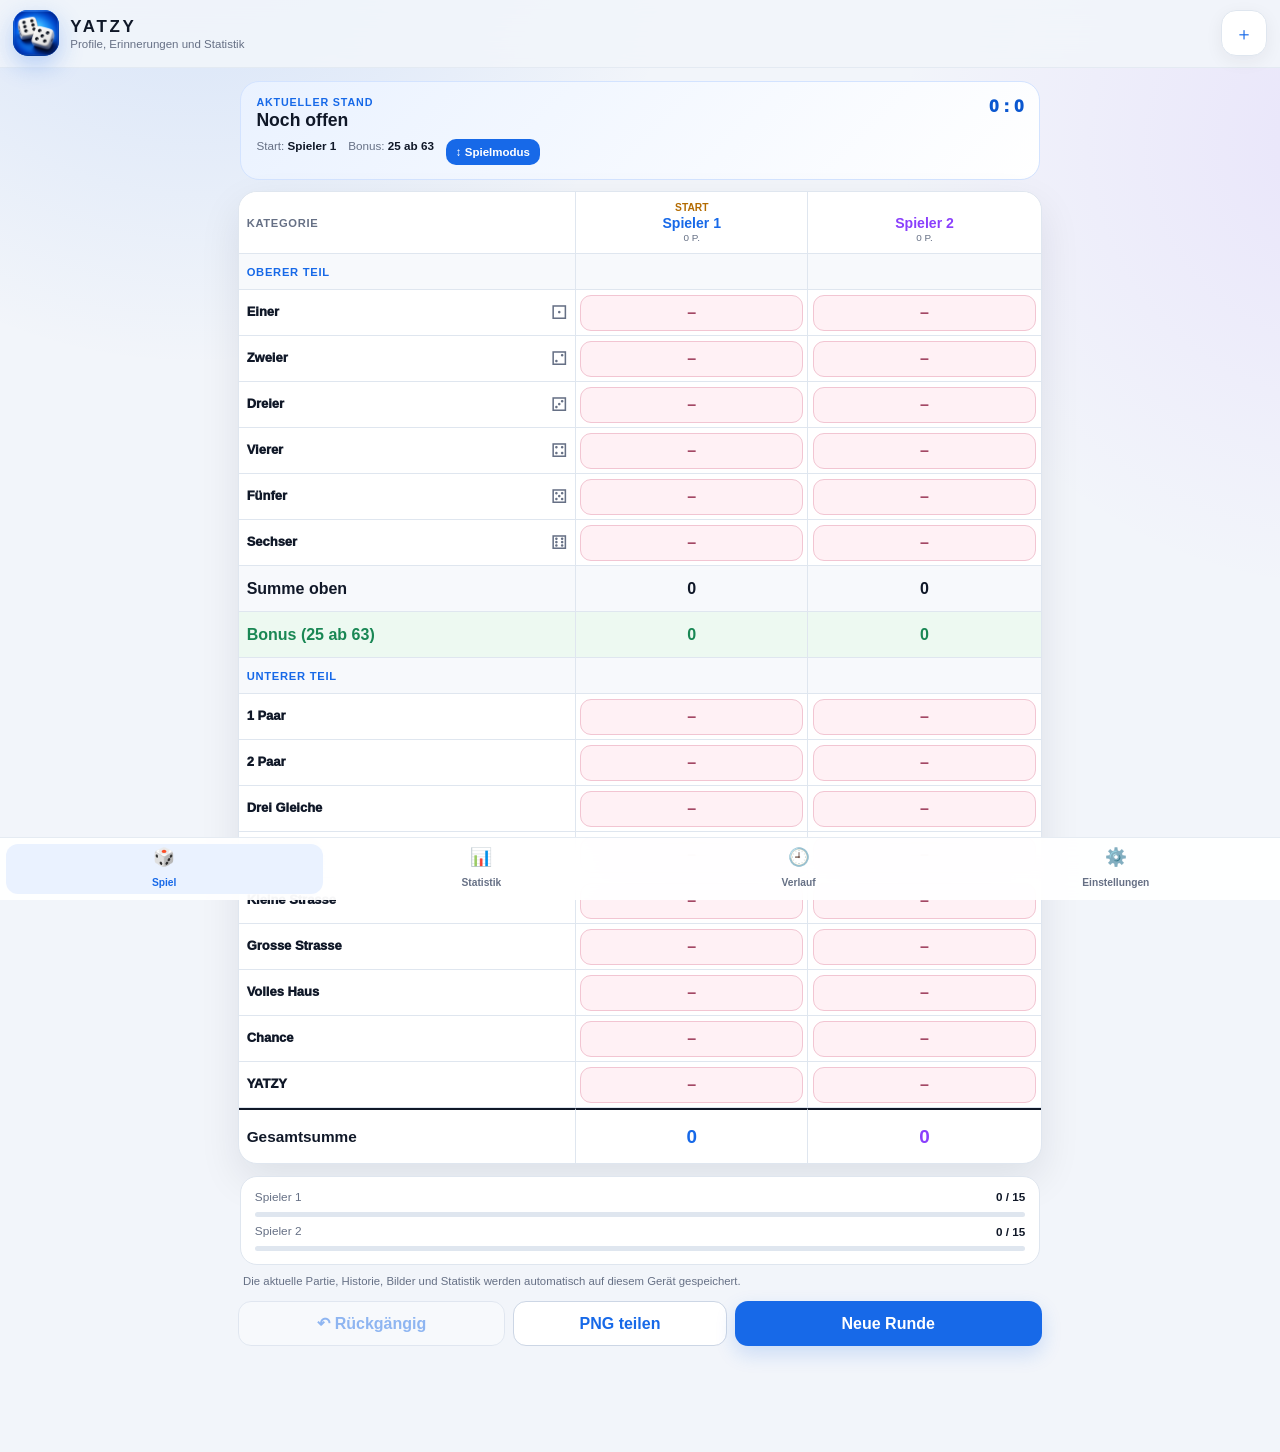
<file: index_old.html>
<!doctype html>
<html lang="de-CH">
<head>
  <meta charset="utf-8">
  <meta name="viewport" content="width=device-width, initial-scale=1, viewport-fit=cover">
  <meta name="theme-color" content="#0b57d0">
  <meta name="color-scheme" content="light dark">
  <meta name="apple-mobile-web-app-capable" content="yes">
  <meta name="apple-mobile-web-app-status-bar-style" content="black-translucent">
  <meta name="apple-mobile-web-app-title" content="Yatzy Duell">
  <meta name="description" content="Yatzy-Punkteblock für 2 bis 6 Spieler mit Profilen, Statistik, PNG-Export, QR-Einrichtung und Synology-Sync.">
  <title>Yatzy Duell</title>
  <link rel="manifest" href="./manifest.webmanifest">
  <link rel="apple-touch-icon" href="./icons/apple-touch-icon.png">
  <link rel="icon" type="image/png" sizes="32x32" href="./icons/favicon-32.png">
  <link rel="icon" type="image/png" sizes="16x16" href="./icons/favicon-16.png">
  <meta name="mobile-web-app-capable" content="yes">
  <meta name="application-name" content="Yatzy Duell">
  <style>
    :root {
      color-scheme: light dark;
      --bg: #f2f5fa;
      --panel: #ffffff;
      --panel-soft: #f7f9fc;
      --text: #101828;
      --muted: #667085;
      --line: #dfe6ef;
      --accent: #1769e8;
      --accent-strong: #0b57d0;
      --accent-soft: #eaf2ff;
      --success: #198754;
      --success-soft: #edf9f1;
      --warning: #b36b00;
      --warning-soft: #fff6df;
      --danger: #c73555;
      --danger-soft: #fff0f3;
      --p1: #1769e8;
      --p2: #8a3ffc;
      --p3: #e15b91;
      --p4: #d97706;
      --p5: #059669;
      --p6: #0f766e;
      --shadow: 0 16px 42px rgba(15, 23, 42, .09);
      font-family: -apple-system, BlinkMacSystemFont, "SF Pro Text", "Segoe UI", sans-serif;
    }

    * { box-sizing: border-box; }
    html { -webkit-text-size-adjust: 100%; scroll-behavior: smooth; }
    body {
      margin: 0;
      min-height: 100svh;
      background:
        radial-gradient(circle at 15% -10%, rgba(23, 105, 232, .15), transparent 32rem),
        radial-gradient(circle at 105% 10%, rgba(138, 63, 252, .09), transparent 28rem),
        var(--bg);
      color: var(--text);
      padding-bottom: calc(5.6rem + env(safe-area-inset-bottom));
    }
    button, input, select { font: inherit; }
    button { -webkit-tap-highlight-color: transparent; cursor: pointer; }
    button:focus-visible, input:focus-visible, select:focus-visible {
      outline: 3px solid color-mix(in srgb, var(--accent) 25%, transparent);
      outline-offset: 2px;
    }
    .hidden { display: none !important; }

    .topbar {
      position: sticky;
      top: 0;
      z-index: 40;
      display: grid;
      grid-template-columns: 46px 1fr 46px;
      align-items: center;
      gap: .72rem;
      padding: calc(.65rem + env(safe-area-inset-top)) .8rem .65rem;
      background: color-mix(in srgb, var(--bg) 88%, transparent);
      border-bottom: 1px solid color-mix(in srgb, var(--line) 76%, transparent);
      backdrop-filter: blur(20px) saturate(1.25);
    }
    .brand-mark {
      width: 46px;
      height: 46px;
      display: grid;
      place-items: center;
      overflow: hidden;
      border-radius: 15px;
      background: #0b57d0;
      box-shadow: 0 9px 24px rgba(23, 105, 232, .28);
    }
    .brand-mark img { width: 100%; height: 100%; display: block; object-fit: cover; }
    .brand-copy h1 { margin: 0; font-size: 1.06rem; letter-spacing: .16em; }
    .brand-copy p { margin: .08rem 0 0; color: var(--muted); font-size: .72rem; }
    .icon-button {
      width: 46px;
      height: 46px;
      border: 1px solid var(--line);
      border-radius: 15px;
      background: var(--panel);
      color: var(--accent);
      box-shadow: 0 5px 18px rgba(15, 23, 42, .06);
      font-size: 1.15rem;
    }

    main { width: min(100%, 820px); margin: 0 auto; padding: .82rem .52rem 1rem; }
    .page { display: none; animation: fadeIn .16s ease; }
    .page.active { display: block; }
    @keyframes fadeIn { from { opacity: .25; transform: translateY(3px); } to { opacity: 1; transform: none; } }

    .hero-card {
      display: grid;
      gap: .52rem;
      margin: 0 .12rem .72rem;
      padding: .88rem .95rem;
      border: 1px solid #d3e3ff;
      border-radius: 19px;
      background: linear-gradient(135deg, var(--accent-soft), var(--panel));
    }
    .hero-top { display: flex; align-items: flex-start; justify-content: space-between; gap: .8rem; }
    .eyebrow { color: var(--accent); font-size: .67rem; font-weight: 900; letter-spacing: .08em; text-transform: uppercase; }
    .hero-title { margin-top: .12rem; font-size: 1.1rem; font-weight: 900; }
    .hero-score { color: var(--accent-strong); font-size: 1.08rem; font-weight: 950; font-variant-numeric: tabular-nums; white-space: nowrap; }
    .hero-meta { display: flex; flex-wrap: wrap; gap: .4rem .75rem; color: var(--muted); font-size: .73rem; }
    .hero-meta strong { color: var(--text); }
    .inline-button {
      border: 0;
      border-radius: 10px;
      padding: .42rem .62rem;
      background: var(--accent);
      color: white;
      font-size: .72rem;
      font-weight: 850;
    }

    .scorecard {
      --score-columns: minmax(126px, 1.58fr) repeat(2, minmax(76px, 1fr));
      --scorecard-min-width: 100%;
      overflow: clip;
      overscroll-behavior-x: contain;
      scroll-behavior: smooth;
      border: 1px solid var(--line);
      border-radius: 19px;
      background: var(--panel);
      box-shadow: var(--shadow);
      scrollbar-width: thin;
    }
    .grid-row {
      display: grid;
      grid-template-columns: var(--score-columns);
      min-width: var(--scorecard-min-width);
    }
    .grid-row > * {
      min-width: 0;
      min-height: 46px;
      display: flex;
      align-items: center;
      padding: .33rem .46rem;
      border-right: 1px solid var(--line);
      border-bottom: 1px solid var(--line);
      transition: background-color .18s ease, box-shadow .18s ease, font-size .18s ease;
    }
    .grid-row > *:last-child { border-right: 0; }
    .grid-header {
      position: sticky;
      top: calc(59px + env(safe-area-inset-top));
      z-index: 24;
      background: color-mix(in srgb, var(--panel) 94%, transparent);
      backdrop-filter: blur(15px);
    }
    .grid-header > * { min-height: 62px; }
    .category-title { color: var(--muted); font-size: .7rem; font-weight: 900; letter-spacing: .06em; text-transform: uppercase; }
    .player-header { flex-direction: column; justify-content: center; gap: .06rem; text-align: center; }
    .player-header .starter-dot { color: var(--warning); font-size: .64rem; font-weight: 900; min-height: .78rem; }
    .player-header strong { max-width: 100%; overflow: hidden; color: var(--accent); font-size: .88rem; text-overflow: ellipsis; white-space: nowrap; }
    .player-header[data-player="0"] strong, .grand-row .calculated[data-player="0"] { color: var(--p1); }
    .player-header[data-player="1"] strong, .grand-row .calculated[data-player="1"] { color: var(--p2); }
    .player-header[data-player="2"] strong, .grand-row .calculated[data-player="2"] { color: var(--p3); }
    .player-header[data-player="3"] strong, .grand-row .calculated[data-player="3"] { color: var(--p4); }
    .player-header[data-player="4"] strong, .grand-row .calculated[data-player="4"] { color: var(--p5); }
    .player-header[data-player="5"] strong, .grand-row .calculated[data-player="5"] { color: var(--p6); }
    .player-header small { color: var(--muted); font-size: .62rem; }
    .scorecard.highlight-active .is-active-player {
      background: color-mix(in srgb, var(--accent-soft) 82%, var(--panel));
      box-shadow: inset 2px 0 0 color-mix(in srgb, var(--accent) 72%, transparent), inset -2px 0 0 color-mix(in srgb, var(--accent) 72%, transparent);
    }
    .scorecard.highlight-active .player-header.is-active-player {
      position: relative;
      z-index: 5;
      background: color-mix(in srgb, var(--accent-soft) 94%, var(--panel));
    }
    .scorecard.highlight-active .player-header.is-active-player strong { font-size: 1rem; font-weight: 950; }
    .scorecard.highlight-active .score-cell.is-active-player .score-button {
      border-color: color-mix(in srgb, var(--accent) 68%, var(--line));
      box-shadow: 0 0 0 1px color-mix(in srgb, var(--accent) 16%, transparent);
    }
    .scorecard.highlight-active .score-cell.is-active-player .score-button.is-open {
      background: color-mix(in srgb, var(--accent-soft) 68%, #fff1f5);
      color: var(--accent-strong);
    }
    .section-row > * { min-height: 36px; background: var(--panel-soft); }
    .section-row > :first-child { color: var(--accent); font-size: .7rem; font-weight: 900; letter-spacing: .065em; text-transform: uppercase; }
    .category-cell { justify-content: space-between; gap: .35rem; font-size: .81rem; line-height: 1.15; }
    .category-label { font-weight: 500; }
    .category-label.is-current-open { font-weight: 950; }
    .category-cell .dice-face { color: var(--muted); font-size: 1.17rem; }
    .score-cell { justify-content: center; padding: .27rem !important; }
    .score-button {
      width: 100%;
      min-height: 36px;
      border: 1px solid #d4dce8;
      border-radius: 11px;
      background: var(--panel-soft);
      color: var(--muted);
      font-weight: 900;
      font-variant-numeric: tabular-nums;
    }
    .score-button.is-open { background: #fff1f5; color: #a34864; border-color: #f2c5d2; }
    .score-button.is-filled { background: var(--panel); color: var(--text); border-color: #c4d3e8; }
    .score-button.is-zero { color: var(--muted); text-decoration: line-through; }
    .score-button:disabled { opacity: .72; cursor: default; }
    .total-row > *, .bonus-row > *, .grand-row > * { font-weight: 900; }
    .total-row > * { background: var(--panel-soft); }
    .bonus-row > * { color: var(--success); background: var(--success-soft); }
    .grand-row > * { min-height: 55px; border-top: 2px solid var(--text); border-bottom: 0; font-size: .96rem; }
    .calculated { justify-content: center; font-variant-numeric: tabular-nums; }
    .grand-row .calculated { color: var(--accent); font-size: 1.18rem; }

    .progress-card {
      display: grid;
      gap: .48rem;
      margin: .75rem .12rem 0;
      padding: .78rem .85rem;
      border: 1px solid var(--line);
      border-radius: 17px;
      background: var(--panel);
    }
    .progress-line { display: grid; grid-template-columns: 1fr auto; gap: .5rem; align-items: center; }
    .progress-line span { overflow: hidden; color: var(--muted); font-size: .74rem; text-overflow: ellipsis; white-space: nowrap; }
    .progress-line strong { font-size: .73rem; font-variant-numeric: tabular-nums; }
    .progress-track { grid-column: 1 / -1; height: 5px; overflow: hidden; border-radius: 999px; background: var(--line); }
    .progress-track > span { display: block; width: 0; height: 100%; border-radius: inherit; background: var(--p1); transition: width .2s ease; }
    .progress-line:nth-child(2) .progress-track > span { background: var(--p2); }
    .storage-note { margin: .55rem .3rem; color: var(--muted); font-size: .71rem; line-height: 1.4; }
    .action-row { display: grid; grid-template-columns: 1fr .8fr 1.15fr; gap: .5rem; margin-top: .72rem; }

    .button {
      min-height: 45px;
      border: 0;
      border-radius: 13px;
      padding: .7rem .72rem;
      font-weight: 900;
    }
    .button.primary { background: var(--accent); color: white; box-shadow: 0 8px 20px rgba(23, 105, 232, .18); }
    .button.secondary { border: 1px solid #ccd6e5; background: var(--panel); color: var(--accent); }
    .button.danger { background: var(--danger); color: white; }
    .button.soft-danger { border: 1px solid #f1bcc8; background: var(--danger-soft); color: var(--danger); }
    .button:disabled { opacity: .42; cursor: default; }
    .full-width { width: 100%; }

    .section-title-row { display: flex; align-items: flex-end; justify-content: space-between; gap: .8rem; margin: .25rem .18rem .6rem; }
    .section-title-row h2 { margin: 0; font-size: 1.28rem; }
    .section-title-row p { margin: .12rem 0 0; color: var(--muted); font-size: .75rem; }
    .pill { display: inline-flex; align-items: center; gap: .3rem; border-radius: 999px; padding: .38rem .58rem; background: var(--accent-soft); color: var(--accent); font-size: .7rem; font-weight: 850; }

    .empty-card, .panel-card {
      border: 1px solid var(--line);
      border-radius: 18px;
      background: var(--panel);
      box-shadow: 0 8px 26px rgba(15, 23, 42, .055);
    }
    .empty-card { padding: 1.45rem 1rem; text-align: center; color: var(--muted); }
    .empty-card strong { display: block; margin-bottom: .28rem; color: var(--text); }
    .panel-card { padding: .9rem; margin-bottom: .7rem; }
    .panel-card h3 { margin: 0 0 .62rem; font-size: .96rem; }

    .stats-grid { display: grid; grid-template-columns: repeat(2, 1fr); gap: .58rem; }
    .stat-card {
      border: 1px solid var(--line);
      border-radius: 16px;
      background: var(--panel);
      padding: .78rem;
      box-shadow: 0 7px 22px rgba(15, 23, 42, .045);
    }
    .stat-card .label { color: var(--muted); font-size: .68rem; font-weight: 800; }
    .stat-card .value { margin-top: .2rem; font-size: 1.3rem; font-weight: 950; font-variant-numeric: tabular-nums; }
    .stat-card .sub { margin-top: .16rem; color: var(--muted); font-size: .66rem; }
    .player-stat-head { display: flex; align-items: center; justify-content: space-between; margin-bottom: .6rem; }
    .player-chip { display: inline-flex; align-items: center; gap: .38rem; font-weight: 900; }
    .player-chip::before { content: ""; width: .66rem; height: .66rem; border-radius: 50%; background: var(--p1); }
    .player-chip.p2::before { background: var(--p2); }
    .metric-list { display: grid; gap: .45rem; }
    .metric-row { display: grid; grid-template-columns: 1fr auto; gap: .7rem; align-items: center; padding-bottom: .42rem; border-bottom: 1px solid var(--line); font-size: .78rem; }
    .metric-row:last-child { padding-bottom: 0; border-bottom: 0; }
    .metric-row span { color: var(--muted); }
    .metric-row strong { font-variant-numeric: tabular-nums; }

    .duel-score { display: grid; grid-template-columns: 1fr auto 1fr; align-items: center; gap: .65rem; padding: .4rem 0 .75rem; text-align: center; }
    .duel-score .name { overflow: hidden; font-weight: 900; text-overflow: ellipsis; white-space: nowrap; }
    .duel-score .wins { font-size: 1.8rem; font-weight: 950; font-variant-numeric: tabular-nums; }
    .duel-score .separator { color: var(--muted); font-weight: 900; }

    .chart-wrap { overflow: hidden; border: 1px solid var(--line); border-radius: 14px; background: var(--panel-soft); padding: .55rem; }
    .chart-wrap svg { display: block; width: 100%; height: 180px; }
    .chart-legend { display: flex; flex-wrap: wrap; gap: .65rem; margin-top: .48rem; color: var(--muted); font-size: .69rem; }
    .legend-item { display: inline-flex; align-items: center; gap: .3rem; }
    .legend-dot { width: .62rem; height: .62rem; flex: 0 0 auto; border-radius: 50%; background: var(--p1); }
    .legend-dot.p2 { background: var(--p2); }
    .stats-view-switch { display: grid; grid-template-columns: 1fr 1fr; gap: .28rem; margin-bottom: .68rem; padding: .25rem; border: 1px solid var(--line); border-radius: 14px; background: var(--panel-soft); }
    .stats-view-button { min-height: 38px; border: 0; border-radius: 10px; background: transparent; color: var(--muted); font-weight: 900; }
    .stats-view-button.is-active { background: var(--panel); color: var(--accent); box-shadow: 0 3px 12px rgba(15, 23, 42, .08); }
    .stats-filter-row { display: grid; grid-template-columns: 1fr minmax(122px, .72fr); gap: .6rem; align-items: end; margin-bottom: .7rem; }
    .stats-area-label { min-width: 0; padding: .62rem .72rem; border: 1px solid var(--line); border-radius: 13px; background: var(--panel); }
    .stats-area-label small { display: block; color: var(--muted); font-size: .63rem; font-weight: 800; }
    .stats-area-label strong { display: block; margin-top: .1rem; overflow: hidden; color: var(--text); font-size: .8rem; text-overflow: ellipsis; white-space: nowrap; }
    .area-player-cards { display: grid; grid-template-columns: repeat(2, minmax(0, 1fr)); gap: .58rem; margin-bottom: .7rem; }
    .area-player-card { min-width: 0; }
    .area-player-head { display: flex; align-items: center; justify-content: space-between; gap: .45rem; margin-bottom: .55rem; }
    .area-player-name { display: inline-flex; min-width: 0; align-items: center; gap: .38rem; font-weight: 900; }
    .area-player-name span:last-child { overflow: hidden; text-overflow: ellipsis; white-space: nowrap; }
    .stats-colour-dot { width: .68rem; height: .68rem; flex: 0 0 auto; border-radius: 50%; }
    .area-rank { color: var(--muted); font-size: .65rem; font-weight: 850; }
    .profile-ranking { display: grid; gap: .42rem; }
    .profile-ranking-row { display: grid; grid-template-columns: auto minmax(0, 1fr) auto; gap: .5rem; align-items: center; padding: .5rem .54rem; border-radius: 12px; }
    .profile-ranking-row.selected-profile-card { background: var(--accent-soft); }
    .profile-ranking-row .rank { color: var(--muted); font-size: .72rem; font-weight: 900; }
    .profile-ranking-row > span:nth-child(2) { min-width: 0; }
    .profile-ranking-row strong, .profile-ranking-row small { display: block; }
    .profile-ranking-row > span:nth-child(2) strong { overflow: hidden; text-overflow: ellipsis; white-space: nowrap; font-size: .78rem; }
    .profile-ranking-row small { margin-top: .08rem; color: var(--muted); font-size: .62rem; font-weight: 700; }
    .profile-ranking-row .score { text-align: right; }
    .profile-ranking-row .score strong { font-size: .76rem; white-space: nowrap; }
    .duel-score .duel-side { min-width: 0; }
    .duel-score .detail { margin-top: .12rem; color: var(--muted); font-size: .64rem; }
    .chart-caption { margin: .45rem .1rem 0; color: var(--muted); font-size: .64rem; line-height: 1.35; }
    .chart-empty { padding: 1rem; text-align: center; color: var(--muted); font-size: .72rem; }

    .category-stats { overflow-x: auto; }
    .category-table { width: 100%; min-width: 560px; border-collapse: collapse; font-size: .74rem; }
    .category-table th, .category-table td { padding: .55rem .45rem; border-bottom: 1px solid var(--line); text-align: right; font-variant-numeric: tabular-nums; }
    .category-table th:first-child, .category-table td:first-child { text-align: left; }
    .category-table th { color: var(--muted); font-size: .66rem; }

    .history-list { display: grid; gap: .62rem; }
    .history-card { border: 1px solid var(--line); border-radius: 17px; background: var(--panel); overflow: clip; box-shadow: 0 7px 22px rgba(15, 23, 42, .045); }
    .history-main { display: grid; grid-template-columns: minmax(0, 1fr) auto; gap: .75rem; align-items: center; padding: .82rem .88rem; }
    .history-main > div:first-child { min-width: 0; }
    .history-date { color: var(--muted); font-size: .68rem; }
    .history-title { margin-top: .16rem; font-weight: 900; }
    .history-title-line { display: flex; flex-wrap: wrap; align-items: center; gap: .34rem; line-height: 1.2; overflow-wrap: anywhere; }
    .memory-badge { display: inline-flex; align-items: center; min-height: 20px; padding: .16rem .4rem; border-radius: 999px; background: var(--accent-soft); color: var(--accent); font-size: .58rem; font-weight: 850; white-space: nowrap; }
    .history-meta { margin-top: .2rem; color: var(--muted); font-size: .69rem; }
    .history-score { text-align: right; font-size: 1.1rem; font-weight: 950; font-variant-numeric: tabular-nums; white-space: nowrap; }
    .history-score small { display: block; margin-top: .12rem; color: var(--muted); font-size: .62rem; font-weight: 700; }
    .history-actions { display: grid; grid-template-columns: 1fr auto; border-top: 1px solid var(--line); }
    .history-actions button { min-height: 40px; border: 0; background: var(--panel-soft); color: var(--accent); font-weight: 850; }
    .history-actions button:last-child { width: 52px; border-left: 1px solid var(--line); color: var(--danger); }

    .history-photo-preview {
      position: relative;
      width: 100%;
      height: clamp(150px, 42vw, 205px);
      display: block;
      overflow: hidden;
      padding: 0;
      border: 0;
      border-top: 1px solid var(--line);
      background: #dce4ef;
      color: #fff;
      cursor: zoom-in;
    }
    .history-photo-preview img {
      width: 100%;
      height: 100%;
      display: block;
      object-fit: cover;
      object-position: center;
      transition: transform .2s ease;
    }
    .history-photo-preview::after {
      content: '';
      position: absolute;
      inset: auto 0 0;
      height: 54%;
      pointer-events: none;
      background: linear-gradient(transparent, rgba(5, 12, 24, .58));
    }
    .history-photo-preview:active img { transform: scale(1.015); }
    .history-photo-label {
      position: absolute;
      z-index: 1;
      right: .68rem;
      bottom: .58rem;
      display: inline-flex;
      align-items: center;
      gap: .35rem;
      min-height: 30px;
      padding: .34rem .58rem;
      border: 1px solid rgba(255,255,255,.42);
      border-radius: 999px;
      background: rgba(7, 16, 31, .54);
      box-shadow: 0 4px 16px rgba(0,0,0,.18);
      backdrop-filter: blur(12px) saturate(1.2);
      font-size: .68rem;
      font-weight: 850;
    }
    .history-detail-photo {
      position: relative;
      width: 100%;
      height: min(32svh, 280px);
      display: block;
      overflow: hidden;
      padding: 0;
      border: 1px solid var(--line);
      border-radius: 16px;
      background: #dce4ef;
      cursor: zoom-in;
    }
    .history-detail-photo img { width: 100%; height: 100%; display: block; object-fit: cover; object-position: center; }
    .history-detail-photo span {
      position: absolute;
      right: .58rem;
      bottom: .52rem;
      padding: .32rem .55rem;
      border: 1px solid rgba(255,255,255,.4);
      border-radius: 999px;
      background: rgba(7,16,31,.58);
      color: #fff;
      font-size: .66rem;
      font-weight: 850;
      backdrop-filter: blur(10px);
    }
    .history-note { margin: 0 !important; border: 1px solid var(--line); border-radius: 14px; padding: .72rem .78rem; background: var(--panel-soft); color: var(--text) !important; white-space: pre-wrap; }
    dialog.photo-dialog {
      width: 100vw;
      max-width: none;
      height: 100svh;
      max-height: none;
      margin: 0;
      border-radius: 0;
      background: rgba(2, 6, 14, .97);
      box-shadow: none;
    }
    dialog.photo-dialog::backdrop { background: #02060e; backdrop-filter: none; }
    .photo-viewer {
      position: relative;
      width: 100%;
      height: 100%;
      display: grid;
      grid-template-rows: minmax(0, 1fr) auto;
      gap: .65rem;
      padding: calc(.8rem + env(safe-area-inset-top)) .8rem calc(.8rem + env(safe-area-inset-bottom));
    }
    .photo-viewer img {
      min-width: 0;
      min-height: 0;
      max-width: 100%;
      max-height: 100%;
      align-self: center;
      justify-self: center;
      object-fit: contain;
      border-radius: 12px;
      box-shadow: 0 16px 60px rgba(0,0,0,.38);
    }
    .photo-viewer-close {
      position: absolute;
      z-index: 2;
      top: calc(.7rem + env(safe-area-inset-top));
      right: .7rem;
      width: 42px;
      height: 42px;
      border: 1px solid rgba(255,255,255,.3);
      border-radius: 999px;
      background: rgba(7,16,31,.64);
      color: #fff;
      font-size: 1.25rem;
      backdrop-filter: blur(12px);
    }
    .photo-viewer-caption {
      min-height: 24px;
      padding: 0 3.2rem;
      color: rgba(255,255,255,.82);
      text-align: center;
      font-size: .72rem;
      line-height: 1.35;
    }
    @media (min-width: 560px) {
      .history-photo-preview { height: 220px; }
    }

    .settings-list { display: grid; gap: .72rem; }
    .settings-card { border: 1px solid var(--line); border-radius: 18px; background: var(--panel); padding: .88rem; }
    .settings-card h3 { margin: 0 0 .25rem; font-size: .94rem; }
    .settings-card p { margin: 0 0 .7rem; color: var(--muted); font-size: .72rem; line-height: 1.4; }
    .server-danger-zone { margin-top: .85rem; border: 1px solid #f1bcc8; border-radius: 16px; background: var(--danger-soft); padding: .78rem; }
    .server-danger-zone h4 { margin: 0 0 .25rem; color: var(--danger); font-size: .86rem; }
    .server-danger-zone p { margin-bottom: .65rem; }
    .server-danger-actions { display: grid; grid-template-columns: 1fr 1fr; gap: .5rem; }
    @media (max-width: 420px) { .server-danger-actions { grid-template-columns: 1fr; } }
    .form-grid { display: grid; gap: .58rem; }
    label.form-field { display: grid; gap: .3rem; color: var(--muted); font-size: .72rem; font-weight: 800; }
    .text-input, .select-input {
      width: 100%;
      min-height: 46px;
      border: 1px solid var(--line);
      border-radius: 12px;
      padding: .65rem .72rem;
      background: var(--panel-soft);
      color: var(--text);
    }
    .button-stack { display: grid; gap: .5rem; }
    .setting-toggle-row {
      display: grid;
      grid-template-columns: 1fr auto;
      gap: .9rem;
      align-items: center;
    }
    .setting-toggle-copy strong { display: block; font-size: .84rem; }
    .setting-toggle-copy span { display: block; margin-top: .18rem; color: var(--muted); font-size: .69rem; line-height: 1.4; }
    .switch { position: relative; display: inline-flex; width: 52px; height: 32px; flex: 0 0 auto; }
    .switch input { position: absolute; opacity: 0; pointer-events: none; }
    .switch-track {
      width: 100%;
      height: 100%;
      border: 1px solid var(--line);
      border-radius: 999px;
      background: color-mix(in srgb, var(--muted) 25%, var(--panel-soft));
      transition: background .18s ease, border-color .18s ease;
    }
    .switch-track::after {
      content: '';
      position: absolute;
      top: 3px;
      left: 3px;
      width: 24px;
      height: 24px;
      border-radius: 50%;
      background: #fff;
      box-shadow: 0 2px 8px rgba(15, 23, 42, .24);
      transition: transform .18s ease;
    }
    .switch input:checked + .switch-track { border-color: var(--accent); background: var(--accent); }
    .switch input:checked + .switch-track::after { transform: translateX(20px); }
    .switch input:focus-visible + .switch-track { outline: 3px solid color-mix(in srgb, var(--accent) 25%, transparent); outline-offset: 2px; }

    .bottom-nav {
      position: fixed;
      left: 0;
      right: 0;
      bottom: 0;
      z-index: 50;
      display: grid;
      grid-template-columns: repeat(4, 1fr);
      padding: .38rem .35rem calc(.38rem + env(safe-area-inset-bottom));
      border-top: 1px solid color-mix(in srgb, var(--line) 80%, transparent);
      background: color-mix(in srgb, var(--panel) 92%, transparent);
      backdrop-filter: blur(20px) saturate(1.25);
    }
    .nav-button {
      min-height: 50px;
      display: grid;
      place-items: center;
      gap: .08rem;
      border: 0;
      border-radius: 12px;
      background: transparent;
      color: var(--muted);
      font-size: .64rem;
      font-weight: 800;
    }
    .nav-button span:first-child { font-size: 1.1rem; line-height: 1; }
    .nav-button.active { background: var(--accent-soft); color: var(--accent); }

    dialog {
      width: min(92vw, 460px);
      max-height: 90svh;
      border: 0;
      border-radius: 22px;
      padding: 0;
      background: var(--panel);
      color: var(--text);
      box-shadow: 0 30px 90px rgba(0, 0, 0, .34);
    }
    dialog::backdrop { background: rgba(15, 23, 42, .48); backdrop-filter: blur(4px); }
    .sheet-dialog { width: min(100%, 540px); margin: auto auto 0; border-radius: 24px 24px 0 0; }
    .sheet { display: grid; gap: .82rem; padding: .5rem .95rem calc(1rem + env(safe-area-inset-bottom)); }
    .sheet-handle { width: 42px; height: 5px; margin: 0 auto .15rem; border-radius: 999px; background: var(--line); }
    .sheet-title-row { display: flex; align-items: center; justify-content: space-between; gap: .8rem; }
    .sheet-title-row h2, .modal-card h2 { margin: .1rem 0 0; font-size: 1.2rem; }
    .close-button { width: 42px; height: 42px; border: 1px solid var(--line); border-radius: 13px; background: var(--panel-soft); color: var(--muted); font-size: 1.1rem; }
    .score-input-label { color: var(--muted); font-size: .75rem; font-weight: 800; }
    .score-input {
      width: 100%;
      min-height: 58px;
      display: grid;
      place-items: center;
      border: 1px solid #cdd8e8;
      border-radius: 16px;
      background: var(--panel-soft);
      color: var(--text);
      text-align: center;
      font-size: 1.5rem;
      font-weight: 950;
      font-variant-numeric: tabular-nums;
    }
    .score-input.is-empty { color: var(--muted); font-size: .9rem; font-weight: 800; }
    .quick-values { display: grid; grid-template-columns: repeat(5, minmax(0, 1fr)); gap: .43rem; max-height: 41svh; overflow-y: auto; overscroll-behavior: contain; padding: .1rem; }
    .quick-value { min-width: 0; min-height: 42px; padding: .4rem .25rem; border: 1px solid var(--line); border-radius: 11px; background: var(--panel-soft); color: var(--accent); font-weight: 850; }
    .quick-value.is-selected { border-color: var(--accent); background: var(--accent-soft); box-shadow: inset 0 0 0 1px var(--accent); }
    .button:disabled { opacity: .45; cursor: default; }
    .sheet-actions { display: grid; grid-template-columns: .85fr .95fr 1.2fr; gap: .5rem; }
    .modal-card { display: grid; gap: .82rem; padding: 1rem; }
    .modal-card p { margin: -.3rem 0 .1rem; color: var(--muted); font-size: .75rem; line-height: 1.45; }
    .import-dialog-card { max-height: 90svh; overflow: hidden; grid-template-rows: auto auto auto minmax(0, 1fr) auto auto; }
    .import-summary { border: 1px solid var(--line); border-radius: 13px; padding: .65rem .72rem; background: var(--panel-soft); color: var(--muted); font-size: .72rem; line-height: 1.45; }
    .import-mapping-list { display: grid; gap: .58rem; min-height: 0; max-height: 48svh; overflow-y: auto; overscroll-behavior: contain; padding: .05rem .12rem .1rem 0; }
    .import-map-row { display: grid; gap: .48rem; border: 1px solid var(--line); border-radius: 14px; padding: .68rem; background: var(--panel-soft); }
    .import-map-copy { min-width: 0; }
    .import-map-copy strong { display: block; overflow: hidden; text-overflow: ellipsis; white-space: nowrap; font-size: .83rem; }
    .import-map-copy span { display: block; margin-top: .16rem; color: var(--muted); font-size: .66rem; line-height: 1.35; }
    .import-map-row .form-field { min-width: 0; }
    .import-tools { display: grid; grid-template-columns: 1fr 1fr; gap: .5rem; }
    @media (min-width: 440px) { .import-map-row { grid-template-columns: minmax(0, .85fr) minmax(180px, 1.15fr); align-items: end; } }
    .radio-grid { display: grid; grid-template-columns: 1fr 1fr; gap: .55rem; }
    .radio-card { position: relative; }
    .radio-card input { position: absolute; opacity: 0; pointer-events: none; }
    .radio-card span { min-height: 52px; display: grid; place-items: center; padding: .6rem; border: 1px solid var(--line); border-radius: 13px; background: var(--panel-soft); text-align: center; font-size: .78rem; font-weight: 850; }
    .radio-card input:checked + span { border-color: var(--accent); background: var(--accent-soft); color: var(--accent); box-shadow: inset 0 0 0 1px var(--accent); }
    .summary-icon { width: 62px; height: 62px; display: grid; place-items: center; margin: 0 auto; border-radius: 19px; background: var(--warning-soft); font-size: 1.8rem; }
    .summary-score { text-align: center; font-size: 2rem; font-weight: 950; font-variant-numeric: tabular-nums; }
    .summary-winner { text-align: center; font-size: 1.08rem; font-weight: 900; }
    .summary-grid { display: grid; grid-template-columns: repeat(2, 1fr); gap: .52rem; }
    .summary-tile { border: 1px solid var(--line); border-radius: 13px; padding: .65rem; background: var(--panel-soft); text-align: center; }
    .summary-tile small { display: block; color: var(--muted); font-size: .65rem; }
    .summary-tile strong { display: block; margin-top: .16rem; font-size: .92rem; }
    .detail-scorecard {
      --detail-columns: minmax(112px, 1.5fr) repeat(2, minmax(68px, 1fr));
      --detail-min-width: 100%;
      max-height: 56svh;
      overflow: auto;
      border: 1px solid var(--line);
      border-radius: 14px;
    }
    .detail-row { display: grid; grid-template-columns: var(--detail-columns); min-width: var(--detail-min-width); }
    .detail-row > * { min-width: 0; padding: .45rem .5rem; border-right: 1px solid var(--line); border-bottom: 1px solid var(--line); font-size: .72rem; overflow: hidden; text-overflow: ellipsis; white-space: nowrap; }
    .detail-row > *:last-child { border-right: 0; }
    .detail-row > *:not(:first-child) { text-align: right; }
    .detail-row:last-child > * { border-bottom: 0; font-weight: 900; }

    .toast {
      position: fixed;
      left: 50%;
      bottom: calc(5.7rem + env(safe-area-inset-bottom));
      z-index: 100;
      transform: translate(-50%, 120px);
      opacity: 0;
      max-width: calc(100vw - 2rem);
      padding: .72rem 1rem;
      border-radius: 13px;
      background: #101828;
      color: white;
      box-shadow: 0 12px 35px rgba(0, 0, 0, .24);
      font-size: .78rem;
      font-weight: 750;
      transition: .22s ease;
    }
    .toast.show { transform: translate(-50%, 0); opacity: 1; }

    .achievement-overlay[hidden] { display: none !important; }
    .achievement-overlay { position: fixed; inset: 0; z-index: 80; display: grid; place-items: center; padding: 1rem; background: rgba(15, 23, 42, .18); backdrop-filter: blur(2px); }
    .achievement-pop { position: relative; overflow: hidden; width: min(92vw, 350px); border-radius: 28px; border: 1px solid rgba(255,255,255,.55); background: linear-gradient(180deg, rgba(255,255,255,.98) 0%, rgba(248,245,255,.98) 100%); box-shadow: 0 26px 64px rgba(33, 45, 74, .26); padding: 1.15rem 1rem 1rem; display: grid; gap: .78rem; text-align: center; animation: achievementPopIn .42s cubic-bezier(.2,.8,.2,1); }
    .achievement-pop::before { content: ''; position: absolute; inset: -35% -10% auto; height: 68%; background: radial-gradient(circle at center, rgba(255,255,255,.9), transparent 68%); opacity: .95; pointer-events: none; }
    .achievement-pop.level-bronze { background: linear-gradient(180deg, rgba(255,248,242,.98), rgba(255,242,232,.98)); }
    .achievement-pop.level-silber { background: linear-gradient(180deg, rgba(250,252,255,.99), rgba(238,243,250,.99)); }
    .achievement-pop.level-gold { background: linear-gradient(180deg, rgba(255,252,238,.99), rgba(255,244,205,.99)); }
    .achievement-pop.level-platin { background: linear-gradient(180deg, rgba(248,247,255,.99), rgba(234,231,255,.99)); }
    .achievement-pop.level-legendary { background: linear-gradient(140deg, rgba(255,246,251,.99) 0%, rgba(255,250,230,.99) 20%, rgba(242,255,242,.99) 40%, rgba(238,247,255,.99) 62%, rgba(244,238,255,.99) 82%, rgba(255,246,251,.99) 100%); }
    .achievement-burst { position: absolute; inset: .35rem; pointer-events: none; }
    .achievement-burst span { position: absolute; width: .55rem; height: .55rem; border-radius: 999px; background: linear-gradient(180deg, rgba(255,255,255,.95), rgba(145,165,255,.75)); animation: achievementSpark 1.9s ease-out infinite; }
    .achievement-burst span:nth-child(1) { top: 8%; left: 14%; animation-delay: 0s; }
    .achievement-burst span:nth-child(2) { top: 16%; right: 12%; animation-delay: .18s; }
    .achievement-burst span:nth-child(3) { top: 52%; left: 6%; animation-delay: .36s; }
    .achievement-burst span:nth-child(4) { top: 62%; right: 8%; animation-delay: .54s; }
    .achievement-burst span:nth-child(5) { bottom: 14%; left: 24%; animation-delay: .72s; }
    .achievement-burst span:nth-child(6) { bottom: 10%; right: 24%; animation-delay: .9s; }
    .achievement-icon { position: relative; margin: 0 auto; width: 5.4rem; height: 5.4rem; border-radius: 22px; display: grid; place-items: center; font-size: 2.65rem; background: rgba(255,255,255,.82); box-shadow: inset 0 1px 0 rgba(255,255,255,.95), 0 10px 24px rgba(54, 71, 121, .12); animation: achievementIconBounce .72s cubic-bezier(.18,.84,.22,1.12); }
    .achievement-kicker { display: inline-flex; align-items: center; justify-content: center; gap: .35rem; margin: 0 auto; padding: .32rem .7rem; border-radius: 999px; background: rgba(255,255,255,.76); color: var(--muted); font-size: .68rem; font-weight: 900; letter-spacing: .04em; text-transform: uppercase; }
    .achievement-kicker strong { color: var(--text); }
    .achievement-title-pop { font-size: 1.28rem; font-weight: 900; line-height: 1.08; }
    .achievement-player-pop { color: var(--muted); font-size: .8rem; margin-top: -.2rem; }
    .achievement-desc-pop { color: var(--muted); font-size: .8rem; line-height: 1.45; margin: 0; }
    .achievement-progress-pop { font-size: .72rem; color: var(--muted); }
    .achievement-progress-pop strong { color: var(--text); }
    .achievement-tap { font-size: .69rem; color: var(--muted); opacity: .9; }
    @keyframes achievementPopIn { from { opacity: 0; transform: translateY(12px) scale(.94); } to { opacity: 1; transform: none; } }
    @keyframes achievementIconBounce { 0% { transform: scale(.75) rotate(-10deg); } 55% { transform: scale(1.12) rotate(4deg); } 100% { transform: scale(1) rotate(0deg); } }
    @keyframes achievementSpark { 0% { transform: translateY(0) scale(.6); opacity: 0; } 18% { opacity: .95; } 72% { opacity: .85; } 100% { transform: translateY(-18px) scale(1.3); opacity: 0; } }


    .splash-screen {
      position: fixed; inset: 0; z-index: 1000;
      display: grid; place-items: center;
      padding: max(1.5rem, env(safe-area-inset-top)) 1.5rem max(1.5rem, env(safe-area-inset-bottom));
      background: radial-gradient(circle at 50% 24%, #2788ff 0, #0b57d0 42%, #06388e 100%);
      color: white;
      opacity: 1; visibility: visible;
      transition: opacity .28s ease, visibility .28s ease;
    }
    .splash-screen.is-hidden { opacity: 0; visibility: hidden; pointer-events: none; }
    .splash-inner { text-align: center; transform: translateY(-2vh); }
    .splash-icon {
      width: 132px; height: 132px; display: block; margin: 0 auto 1rem;
      border-radius: 30px; box-shadow: 0 24px 65px rgba(0,0,0,.30);
      animation: splashPop .52s cubic-bezier(.2,.8,.2,1);
    }
    .splash-title { margin: 0; font-size: 1.65rem; font-weight: 950; letter-spacing: .09em; }
    .splash-subtitle { margin: .34rem 0 0; color: rgba(255,255,255,.78); font-size: .82rem; font-weight: 700; }
    .splash-version { position: absolute; bottom: max(1.1rem, env(safe-area-inset-bottom)); left: 0; right: 0; color: rgba(255,255,255,.62); font-size: .68rem; text-align: center; }
    .app-info { display: grid; grid-template-columns: 58px 1fr; gap: .8rem; align-items: center; }
    .app-info img { width: 58px; height: 58px; border-radius: 15px; box-shadow: 0 8px 22px rgba(23,105,232,.22); }
    .app-info strong { display: block; font-size: .93rem; }
    .app-info span { display: block; margin-top: .12rem; color: var(--muted); font-size: .72rem; }
    .status-line { display: flex; align-items: center; gap: .42rem; margin-top: .7rem; color: var(--muted); font-size: .72rem; }
    .status-dot { width: 8px; height: 8px; border-radius: 50%; background: var(--success); box-shadow: 0 0 0 4px color-mix(in srgb, var(--success) 13%, transparent); }
    @keyframes splashPop { from { opacity: 0; transform: scale(.84) translateY(10px); } to { opacity: 1; transform: none; } }
    @media (prefers-reduced-motion: reduce) { .splash-icon { animation: none; } .splash-screen { transition: none; } }

    @media (max-width: 390px) {
      main { padding-left: .3rem; padding-right: .3rem; }
      .grid-row > * { padding-left: .33rem; padding-right: .33rem; }
      .category-cell { font-size: .77rem; }
      .action-row { grid-template-columns: 1fr 1fr; }
      .action-row .primary { grid-column: 1 / -1; }
      .stats-grid { gap: .45rem; }
      .stat-card { padding: .68rem; }
    }

    @media (prefers-color-scheme: dark) {
      :root {
        --bg: #080c13;
        --panel: #111722;
        --panel-soft: #171e2a;
        --text: #f6f8fb;
        --muted: #99a5b5;
        --line: #2a3444;
        --accent: #5a9fff;
        --accent-strong: #82b6ff;
        --accent-soft: #10294d;
        --success: #62d487;
        --success-soft: #10281a;
        --warning: #ffc45c;
        --warning-soft: #35270d;
        --danger: #ff8099;
        --danger-soft: #36151d;
        --p1: #5a9fff;
        --p2: #b58cff;
        --shadow: 0 16px 42px rgba(0, 0, 0, .26);
      }
      body { background: radial-gradient(circle at 15% -10%, rgba(53, 126, 238, .17), transparent 30rem), var(--bg); }
      .hero-card { border-color: #244b7d; }
      .score-button { border-color: #354154; }
      .score-button.is-open { background: #3b2831; color: #f4b8c9; border-color: #68404d; }
      .button.secondary { border-color: #3a4658; }
      .toast { background: #f5f7fb; color: #101828; }
    }
  

    .topbar .brand-copy p { white-space: nowrap; }
    .hero-actions { display: flex; align-items: center; gap: .4rem; flex-wrap: wrap; }
    .scorecard.players-3 .grid-row > *,
    .scorecard.players-4 .grid-row > *,
    .scorecard.players-5 .grid-row > *,
    .scorecard.players-6 .grid-row > * { padding-left: .28rem; padding-right: .28rem; }
    .scorecard.players-4 .category-cell,
    .scorecard.players-5 .category-cell,
    .scorecard.players-6 .category-cell { font-size: .71rem; }
    .scorecard.players-3 .player-header strong,
    .scorecard.players-4 .player-header strong { font-size: .75rem; }
    .scorecard.players-5 .player-header strong,
    .scorecard.players-6 .player-header strong { font-size: .7rem; }
    .scorecard.players-3 .player-header small,
    .scorecard.players-4 .player-header small,
    .scorecard.players-5 .player-header small,
    .scorecard.players-6 .player-header small { font-size: .57rem; }
    .scorecard.players-3 .score-button,
    .scorecard.players-4 .score-button,
    .scorecard.players-5 .score-button,
    .scorecard.players-6 .score-button { font-size: .78rem; }
    .scorecard.players-many {
      overflow-x: auto;
      overflow-y: clip;
    }
    .scorecard.players-many .grid-row > :first-child {
      position: sticky;
      left: 0;
      z-index: 4;
      background: var(--panel);
      box-shadow: 2px 0 0 color-mix(in srgb, var(--line) 78%, transparent);
    }
    .scorecard.players-many .grid-header > :first-child { z-index: 8; background: color-mix(in srgb, var(--panel) 96%, transparent); }
    .scorecard.players-many .section-row > :first-child,
    .scorecard.players-many .total-row > :first-child { background: var(--panel-soft); }
    .scorecard.players-many .bonus-row > :first-child { background: var(--success-soft); }
    .scorecard.players-many .grand-row > :first-child { background: var(--panel); }
    .progress-card { grid-template-columns: 1fr; }
    .stats-grid.players-3 { grid-template-columns: repeat(3, minmax(0, 1fr)); }
    .comparison-score { display: grid; gap: .4rem; padding: .25rem 0 .7rem; }
    .comparison-row { display: grid; grid-template-columns: 1fr auto auto; gap: .6rem; align-items: center; }
    .comparison-row .name { min-width: 0; overflow: hidden; text-overflow: ellipsis; white-space: nowrap; font-weight: 850; }
    .comparison-row .wins { font-size: 1.25rem; font-weight: 950; font-variant-numeric: tabular-nums; }
    .comparison-row .rank { color: var(--muted); font-size: .7rem; font-weight: 850; }
    .detail-scorecard.players-3 .detail-row > *,
    .detail-scorecard.players-4 .detail-row > *,
    .detail-scorecard.players-5 .detail-row > *,
    .detail-scorecard.players-6 .detail-row > * { padding-left: .32rem; padding-right: .32rem; font-size: .66rem; }
    .player-count-grid { display: grid; grid-template-columns: 1fr 1fr; gap: .55rem; }
    .storage-mode-note { margin-top: .55rem; padding: .62rem .7rem; border-radius: 12px; background: var(--panel-soft); color: var(--muted); font-size: .7rem; line-height: 1.42; }
    .sync-panel { display: grid; gap: .58rem; margin-top: .7rem; padding-top: .7rem; border-top: 1px solid var(--line); }
    .sync-actions { display: grid; grid-template-columns: 1fr 1fr; gap: .5rem; }
    .sync-code-actions { display: grid; grid-template-columns: 1.18fr 1fr 1fr; gap: .45rem; }
    .sync-code-actions .button { min-height: 42px; padding: .55rem .42rem; font-size: .7rem; }
    .active-sync-code { display: flex; align-items: center; justify-content: space-between; gap: .75rem; padding: .65rem .72rem; border: 1px solid var(--line); border-radius: 12px; background: var(--panel-soft); color: var(--muted); font-size: .7rem; }
    .active-sync-code strong { max-width: 58%; overflow: hidden; color: var(--accent); font-size: .78rem; text-overflow: ellipsis; white-space: nowrap; }
    .sync-code-note { margin: -.08rem 0 .05rem !important; font-size: .68rem !important; }
    .sync-status { display: flex; align-items: flex-start; gap: .45rem; min-height: 1.2rem; color: var(--muted); font-size: .7rem; line-height: 1.35; }
    .sync-status .status-dot { margin-top: .18rem; flex: 0 0 auto; }
    .compact-exit { display: none; border: 0; border-radius: 8px; padding: .25rem .38rem; background: var(--accent); color: white; font-size: .59rem; font-weight: 900; }
    .category-title-wrap { width: 100%; display: flex; align-items: center; justify-content: space-between; gap: .25rem; }
    .mode-hint { display: inline-flex; align-items: center; gap: .25rem; color: var(--muted); font-size: .68rem; }

    .achievement-panel { display: grid; gap: .75rem; }
    .achievement-head { display: flex; align-items: center; justify-content: space-between; gap: .7rem; flex-wrap: wrap; }
    .achievement-head p { margin: .18rem 0 0; color: var(--muted); font-size: .74rem; }
    .achievement-summary { display: inline-flex; align-items: center; gap: .38rem; padding: .4rem .62rem; border-radius: 999px; background: var(--panel-soft); color: var(--muted); font-size: .72rem; font-weight: 800; }
    .achievement-summary strong { color: var(--text); }
    .achievement-grid { display: grid; grid-template-columns: repeat(auto-fit, minmax(180px, 1fr)); gap: .62rem; }
    .achievement-card { position: relative; overflow: hidden; display: grid; gap: .48rem; padding: .82rem; border-radius: 18px; border: 1px solid var(--line); background: linear-gradient(180deg, color-mix(in srgb, white 92%, var(--panel-soft)) 0%, var(--panel) 100%); box-shadow: 0 10px 24px rgba(20, 33, 61, .06); }
    .achievement-card::after { content: ''; position: absolute; inset: 0; background: radial-gradient(circle at top right, rgba(255,255,255,.55), transparent 40%); pointer-events: none; }
    .achievement-card.is-locked { opacity: .82; }
    .achievement-card.level-bronze { border-color: color-mix(in srgb, #b5743c 42%, var(--line)); }
    .achievement-card.level-silber { border-color: color-mix(in srgb, #bcc8db 52%, var(--line)); }
    .achievement-card.level-gold { border-color: color-mix(in srgb, #e5c557 58%, var(--line)); }
    .achievement-card.level-platin { border-color: color-mix(in srgb, #b7b4ff 56%, var(--line)); box-shadow: 0 12px 28px rgba(111, 98, 255, .14); }
    .achievement-card.legendary { border-color: color-mix(in srgb, #ff7ec4 35%, #7a6dff 65%); background: linear-gradient(180deg, rgba(255,255,255,.98), rgba(255,250,253,.98)); }
    .achievement-top { display: flex; align-items: flex-start; justify-content: space-between; gap: .55rem; }
    .achievement-icon-wrap { width: 2.35rem; height: 2.35rem; display: grid; place-items: center; border-radius: 14px; font-size: 1.28rem; background: color-mix(in srgb, var(--panel-soft) 78%, white); box-shadow: inset 0 1px 0 rgba(255,255,255,.9); }
    .achievement-level-pill { display: inline-flex; align-items: center; gap: .28rem; padding: .25rem .5rem; border-radius: 999px; font-size: .64rem; font-weight: 900; letter-spacing: .03em; text-transform: uppercase; background: color-mix(in srgb, var(--panel-soft) 82%, white); color: var(--muted); }
    .achievement-card.level-bronze .achievement-level-pill { background: color-mix(in srgb, #b5743c 18%, white); color: #7a4b24; }
    .achievement-card.level-silber .achievement-level-pill { background: color-mix(in srgb, #bcc8db 28%, white); color: #516174; }
    .achievement-card.level-gold .achievement-level-pill { background: color-mix(in srgb, #e5c557 36%, white); color: #8a6a00; }
    .achievement-card.level-platin .achievement-level-pill { background: color-mix(in srgb, #b7b4ff 32%, white); color: #5149b8; }
    .achievement-card.legendary .achievement-level-pill { background: linear-gradient(90deg, rgba(255,126,196,.18), rgba(122,109,255,.18)); color: #7a3fa3; }
    .achievement-title { font-size: .95rem; font-weight: 900; }
    .achievement-copy { color: var(--muted); font-size: .73rem; line-height: 1.4; min-height: 2.1rem; }
    .achievement-progress-line { display: flex; align-items: baseline; justify-content: space-between; gap: .5rem; }
    .achievement-progress-line strong { font-size: 1.05rem; }
    .achievement-progress-line span { color: var(--muted); font-size: .7rem; }
    .achievement-bar { width: 100%; height: .46rem; border-radius: 999px; background: color-mix(in srgb, var(--panel-soft) 88%, var(--line)); overflow: hidden; }
    .achievement-bar > span { display: block; height: 100%; border-radius: inherit; background: linear-gradient(90deg, #8ca8ff, #5f88ff); }
    .achievement-card.level-bronze .achievement-bar > span { background: linear-gradient(90deg, #ca8c59, #9b5b2c); }
    .achievement-card.level-silber .achievement-bar > span { background: linear-gradient(90deg, #ced7e5, #96a4b7); }
    .achievement-card.level-gold .achievement-bar > span { background: linear-gradient(90deg, #ffe17a, #d9ab1f); }
    .achievement-card.level-platin .achievement-bar > span { background: linear-gradient(90deg, #d6d5ff, #8f8bff); }
    .achievement-card.legendary .achievement-bar > span { background: linear-gradient(90deg, #ff7ec4 0%, #ffb36b 18%, #f5de5a 36%, #77d57d 54%, #69a7ff 72%, #8f6bff 100%); }
    .achievement-sub { color: var(--muted); font-size: .69rem; line-height: 1.35; }
    .rainbow-track { display: grid; grid-template-columns: repeat(6, 1fr); gap: .28rem; }
    .rainbow-die { min-height: 1.85rem; display: grid; place-items: center; border-radius: 10px; border: 1px solid var(--line); background: color-mix(in srgb, white 90%, var(--panel-soft)); color: var(--muted); font-size: 1rem; }
    .rainbow-die.done { color: var(--accent); border-color: color-mix(in srgb, var(--accent) 42%, var(--line)); background: linear-gradient(180deg, rgba(255,255,255,.96), rgba(247,245,255,.95)); box-shadow: inset 0 1px 0 rgba(255,255,255,.95); }
    .achievement-note { margin: 0; padding: .65rem .72rem; border-radius: 14px; background: var(--panel-soft); color: var(--muted); font-size: .72rem; line-height: 1.4; }
    .yatzy-face-grid { display: grid; grid-template-columns: repeat(3, 1fr); gap: .55rem; margin-top: .8rem; }
    .yatzy-face-button { min-height: 68px; border: 1px solid var(--line); border-radius: 16px; background: color-mix(in srgb, white 94%, var(--panel-soft)); display: grid; gap: .18rem; place-items: center; font: inherit; cursor: pointer; }
    .yatzy-face-button strong { font-size: 1.45rem; }
    .yatzy-face-button span { color: var(--muted); font-size: .72rem; }
    .yatzy-face-button:hover { border-color: var(--accent); }

    body.game-mode { height: 100svh; min-height: 100svh; overflow: hidden; padding: 0; background: var(--bg); }
    body.game-mode .topbar,
    body.game-mode .bottom-nav,
    body.game-mode .hero-card,
    body.game-mode .progress-card,
    body.game-mode .storage-note,
    body.game-mode .action-row { display: none !important; }
    body.game-mode main {
      width: 100%; height: 100svh; margin: 0;
      padding: max(2px, env(safe-area-inset-top)) 3px max(2px, env(safe-area-inset-bottom));
    }
    body.game-mode .page { display: none !important; }
    body.game-mode #page-game { display: flex !important; height: 100%; }
    body.game-mode .scorecard { width: 100%; height: 100%; border-radius: 10px; box-shadow: none; }
    body.game-mode .compact-exit { display: inline-flex; }
    body.game-mode .grid-header { position: static; }
    body.game-mode .grid-row > * {
      min-height: var(--gm-row); height: var(--gm-row);
      padding-top: .05rem; padding-bottom: .05rem;
    }
    body.game-mode .grid-header > * { min-height: calc(var(--gm-row) * 1.35); height: calc(var(--gm-row) * 1.35); }
    body.game-mode .section-row > * { min-height: calc(var(--gm-row) * .72); height: calc(var(--gm-row) * .72); }
    body.game-mode .grand-row > * { min-height: calc(var(--gm-row) * 1.13); height: calc(var(--gm-row) * 1.13); }
    body.game-mode .score-button { min-height: calc(var(--gm-row) - 4px); height: calc(var(--gm-row) - 4px); border-radius: 7px; }
    body.game-mode .category-cell { line-height: 1; }
    body.game-mode .dice-face { font-size: .94rem; }
    body.game-mode .player-header { gap: 0; }
    body.game-mode .player-header .starter-dot { min-height: .58rem; font-size: .52rem; }
    body.game-mode .player-header small { line-height: 1; }
    body.game-mode .toast { bottom: calc(.5rem + env(safe-area-inset-bottom)); }

    @media (max-width: 430px) {
      .stats-grid.players-3 { grid-template-columns: 1fr; }
      .stats-filter-row { grid-template-columns: 1fr; }
      .area-player-cards { grid-template-columns: 1fr; }
      .summary-grid { grid-template-columns: 1fr 1fr; }
    }
    @media (max-width: 365px) {
      .scorecard.players-3 .category-cell,
      .scorecard.players-4 .category-cell,
      .scorecard.players-5 .category-cell,
      .scorecard.players-6 .category-cell { font-size: .67rem; }
      .scorecard.players-3 .dice-face,
      .scorecard.players-4 .dice-face,
      .scorecard.players-5 .dice-face,
      .scorecard.players-6 .dice-face { display: none; }
      .scorecard.players-3 .player-header strong,
      .scorecard.players-4 .player-header strong,
      .scorecard.players-5 .player-header strong,
      .scorecard.players-6 .player-header strong { font-size: .68rem; }
    }
    @media (prefers-color-scheme: dark) { :root { --p3: #ff8fbc; } }
</style>
</head>

<body>
  <div class="splash-screen" id="splashScreen" aria-hidden="true">
    <div class="splash-inner">
      <img class="splash-icon" src="./icons/icon-512.png" alt="">
      <h1 class="splash-title">YATZY DUELL</h1>
      <p class="splash-subtitle">Punkte, Runden und Statistik</p>
    </div>
    <div class="splash-version">Version 2.1.1</div>
  </div>

  <header class="topbar">
    <div class="brand-mark" aria-hidden="true"><img src="./icons/icon-192.png" alt=""></div>
    <div class="brand-copy"><h1>YATZY</h1><p>Profile, Erinnerungen und Statistik</p></div>
    <button class="icon-button" id="quickNewButton" type="button" aria-label="Neue Runde">＋</button>
  </header>

  <main>
    <section class="page active" id="page-game" data-page="game">
      <section class="hero-card" aria-live="polite">
        <div class="hero-top">
          <div><div class="eyebrow" id="gameStatusLabel">Aktueller Stand</div><div class="hero-title" id="leaderName">Noch offen</div></div>
          <div class="hero-score" id="leaderScore">0 : 0</div>
        </div>
        <div class="hero-meta">
          <span>Start: <strong id="starterName">Spieler 1</strong></span>
          <span>Bonus: <strong>25 ab 63</strong></span>
          <span class="hero-actions">
            <button class="inline-button" id="enterGameModeButton" type="button">↕ Spielmodus</button>
            <button class="inline-button hidden" id="reopenButton" type="button">Korrigieren</button>
          </span>
        </div>
      </section>

      <section class="scorecard players-2" id="scorecard" aria-label="Yatzy Punkteblock">
        <div class="grid-row grid-header" id="playerHeader"></div>
        <div id="scoreRows"></div>
      </section>

      <section class="progress-card" id="progressCard" aria-label="Spielfortschritt"></section>
      <p class="storage-note" id="storageNote">Die aktuelle Partie wird automatisch auf diesem Gerät gespeichert.</p>
      <div class="action-row">
        <button class="button secondary" id="undoButton" type="button" disabled>↶ Rückgängig</button>
        <button class="button secondary" id="shareButton" type="button">PNG teilen</button>
        <button class="button secondary" id="manualSyncButton" type="button">↻ Sync</button>
        <button class="button primary" id="newGameButton" type="button">Neue Runde</button>
      </div>
    </section>

    <section class="page" id="page-stats" data-page="stats">
      <div class="section-title-row"><div><h2>Statistik</h2><p id="statsSubtitle">Direkter Vergleich im aktuellen Spielbereich</p></div><span class="pill" id="gamesCountPill">0 Spiele</span></div>
      <div class="stats-view-switch" role="group" aria-label="Statistikansicht">
        <button class="stats-view-button" data-stats-view="area" type="button">Spielbereich</button>
        <button class="stats-view-button" data-stats-view="profile" type="button">Spielerprofil</button>
      </div>
      <div class="stats-filter-row" id="areaStatsControls">
        <div class="stats-area-label"><small>Aktueller Spielbereich</small><strong id="statsAreaName">Lokal</strong></div>
        <label class="form-field">Zeitraum
          <select class="select-input" id="statsAreaRangeSelect">
            <option value="all">Alle Spiele</option>
            <option value="25">Letzte 25</option>
            <option value="10">Letzte 10</option>
          </select>
        </label>
      </div>
      <label class="form-field stats-profile-filter hidden" id="profileStatsControls">Spielerprofil
        <select class="select-input" id="statsProfileSelect"></select>
      </label>
      <div id="statsContent"></div>
    </section>

    <section class="page" id="page-history" data-page="history">
      <div class="section-title-row"><div><h2>Verlauf</h2><p>Komplette Spielzettel und Resultate</p></div><span class="pill" id="historyCountPill">0</span></div>
      <div id="historyContent"></div>
    </section>

    <section class="page" id="page-settings" data-page="settings">
      <div class="section-title-row"><div><h2>Einstellungen</h2><p>Spieler, Speicher und App</p></div></div>
      <div class="settings-list">
        <section class="settings-card">
          <div class="settings-heading-row"><div><h3>Spielerprofile</h3><p>Jede Person hat eine feste ID. Umbenennen verändert alte Statistiken nicht.</p></div><button class="button secondary compact-button" id="addProfileButton" type="button">＋ Profil</button></div>
          <div class="profile-list" id="profileList"></div>
          <p class="storage-mode-note" id="serverProfilesStatus">Serverprofile werden nach der Verbindung automatisch ergänzt.</p>
        </section>

        <section class="settings-card">
          <h3>Speicherort</h3>
          <p>Die App speichert immer lokal. Zusätzlich kannst du Sicherungsdateien über die iPhone-Dateien-App austauschen oder automatisch mit deiner Synology synchronisieren.</p>
          <label class="form-field">Speichermodus
            <select class="select-input" id="storageModeSelect">
              <option value="local">Nur dieses Gerät</option>
              <option value="file">Backup-Datei über Dateien-App</option>
              <option value="synology">Synology automatisch synchronisieren</option>
            </select>
          </label>
          <div class="storage-mode-note" id="storageModeNote"></div>

          <div class="sync-panel" id="filePanel">
            <button class="button secondary full-width" id="exportButton" type="button">Sicherung in Dateien-App speichern</button>
            <button class="button secondary full-width" id="importButton" type="button">Sicherungsdatei auswählen</button>
            <input class="hidden" id="importFile" type="file" accept="application/json,.json">
          </div>

          <div class="sync-panel hidden" id="synologyPanel">
            <label class="form-field">Serveradresse
              <input class="text-input" id="syncUrl" type="url" inputmode="url" autocapitalize="none" autocomplete="url" placeholder="https://yatzy.meine-domain.ch">
            </label>
            <label class="form-field">Gespeicherte Spielcodes
              <select class="select-input" id="syncCodeSelect" aria-label="Gemeinsamen Spielcode auswählen"></select>
            </label>
            <div class="sync-code-actions sync-code-actions-four" aria-label="Spielcodes verwalten">
              <button class="button secondary" id="refreshServerCatalogButton" type="button">↻ Serverliste</button>
              <button class="button secondary" id="addSyncCodeButton" type="button">＋ Neuer Code</button>
              <button class="button secondary" id="renameSyncCodeButton" type="button">Umbenennen</button>
              <button class="button secondary" id="removeSyncCodeButton" type="button">Entfernen</button>
            </div>
            <div class="active-sync-code"><span>Aktiver Sync-Bereich</span><strong id="activeSyncCodeLabel">Keiner</strong></div>
            <p class="sync-code-note">Ein Wechsel des Spielcodes ändert die lokalen Daten nicht sofort. Wähle danach bewusst «Vom Server laden», «Jetzt synchronisieren» oder «Auf Server hochladen».</p>
            <details class="storage-mode-note">
              <summary><strong>Cloudflare Access Service Token</strong> (optional)</summary>
              <p style="margin:.55rem 0">Damit kann die App den geschützten Sync-Dienst ohne OTP erreichen. Die Angaben bleiben nur auf diesem Gerät gespeichert und werden nicht exportiert.</p>
              <div class="form-grid">
                <label class="form-field">Client ID
                  <input class="text-input" id="cloudflareClientId" type="password" maxlength="200" autocapitalize="none" autocomplete="off" placeholder="…access">
                </label>
                <label class="form-field">Client Secret
                  <input class="text-input" id="cloudflareClientSecret" type="password" maxlength="300" autocapitalize="none" autocomplete="off" placeholder="Cloudflare Secret">
                </label>
              </div>
            </details>
            <div class="setting-toggle-row">
              <div class="setting-toggle-copy"><strong>Automatisch synchronisieren</strong><span>Nach Änderungen und beim Öffnen der App. Offline bleibt alles lokal nutzbar.</span></div>
              <label class="switch" aria-label="Automatisch synchronisieren"><input id="autoSyncToggle" type="checkbox"><span class="switch-track" aria-hidden="true"></span></label>
            </div>
            <div class="sync-actions">
              <button class="button secondary" id="testSyncButton" type="button">Verbindung testen</button>
              <button class="button primary" id="syncNowButton" type="button">Jetzt synchronisieren</button>
              <button class="button secondary" id="downloadServerButton" type="button">Vom Server laden</button>
              <button class="button secondary" id="uploadLocalButton" type="button">Auf Server hochladen</button>
            </div>
            <p class="storage-mode-note">«Vom Server laden» ersetzt die lokalen Daten. «Auf Server hochladen» ersetzt die Sicherung auf dem Server.</p>
            <div class="sync-status"><span class="status-dot" id="syncStatusDot"></span><span id="syncStatusText">Noch nicht verbunden</span></div>
            <div class="pairing-box">
              <div><strong>Neues Gerät einrichten</strong><p>Ein QR-Code überträgt Serveradresse und Cloudflare-Zugang einmalig. Er verfällt nach fünf Minuten.</p></div>
              <button class="button primary full-width" id="createPairingButton" type="button">QR-Code erstellen</button>
            </div>
            <div class="server-danger-zone">
              <h4>Server verwalten</h4>
              <p>Vor jedem Löschen erstellt der Sync-Dienst automatisch eine Sicherung im gewählten Datenpfad unter <strong>backups/</strong>. Beim Löschen eines Spielbereichs bleiben die Spielerprofile erhalten. Lokale Daten auf diesem Gerät bleiben bestehen.</p>
              <div class="server-danger-actions">
                <button class="button soft-danger" id="deleteServerAreaButton" type="button">Spielbereich löschen</button>
                <button class="button danger" id="resetServerButton" type="button">Server zurücksetzen</button>
              </div>
            </div>
          </div>
        </section>

        <section class="settings-card">
          <h3>Bildschirm</h3>
          <label class="form-field">Aktive Spielerspalte
            <select class="select-input" id="activeColumnModeSelect">
              <option value="auto">Automatisch ab 5 Spielern</option>
              <option value="always">Immer bei 2 bis 6 Spielern</option>
              <option value="off">Aus</option>
            </select>
          </label>
          <p class="storage-mode-note">Die aktuelle Spalte wird verbreitert, farblich hervorgehoben und bei Bedarf automatisch in die Mitte gescrollt.</p>
          <div class="setting-toggle-row">
            <div class="setting-toggle-copy"><strong>Während der App-Nutzung eingeschaltet lassen</strong><span>Verhindert nach Möglichkeit die automatische Bildschirmsperre, solange Yatzy Duell sichtbar ist.</span></div>
            <label class="switch" aria-label="Bildschirm eingeschaltet lassen"><input id="keepScreenAwakeToggle" type="checkbox"><span class="switch-track" aria-hidden="true"></span></label>
          </div>
          <div class="status-line"><span class="status-dot" id="wakeLockStatusDot"></span><span id="wakeLockStatusText">Wird vorbereitet …</span></div>
          <p style="margin-top:.7rem">Der kompakte Spielmodus blendet Kopf- und Fusszeile aus. Bei fünf oder sechs Spielern bleibt der Punkteblock horizontal verschiebbar.</p>
        </section>

        <section class="settings-card">
          <h3>Alle Daten löschen</h3>
          <p>Löscht die aktuelle Partie, die gesamte Historie und alle Statistiken auf diesem Gerät. Eine Synology-Sicherung wird dabei nicht automatisch gelöscht.</p>
          <button class="button soft-danger full-width" id="deleteAllButton" type="button">Alle lokalen Daten löschen</button>
        </section>

        <section class="settings-card"><h3>Regeln</h3><p>Der Bonus ist fest auf <strong>25 Punkte ab 63 Punkten</strong> eingestellt. Für <strong>2 Paar</strong> braucht es zwei verschiedene Paare; vier gleiche Würfel zählen nicht als 2 Paar.</p></section>

        <section class="settings-card">
          <h3>App</h3>
          <div class="app-info"><img src="./icons/icon-192.png" alt="Yatzy Duell App-Icon"><div><strong>Yatzy Duell</strong><span>Version <span id="appVersion">2.1.1</span> · Schweizer Schreibweise</span></div></div>
          <div class="status-line"><span class="status-dot" id="appStatusDot"></span><span id="appStatusText">App wird vorbereitet …</span></div>
          <p style="margin-top:.7rem">Auf dem iPhone in Safari: <strong>Teilen → Zum Home-Bildschirm</strong>. Für PWA, Bildschirm-Wachhaltung und Synology-Sync wird HTTPS empfohlen.</p>
        </section>
      </div>
    </section>
  </main>

  <nav class="bottom-nav" aria-label="Navigation">
    <button class="nav-button active" data-target="game" type="button"><span>🎲</span><span>Spiel</span></button>
    <button class="nav-button" data-target="stats" type="button"><span>📊</span><span>Statistik</span></button>
    <button class="nav-button" data-target="history" type="button"><span>🕘</span><span>Verlauf</span></button>
    <button class="nav-button" data-target="settings" type="button"><span>⚙️</span><span>Einstellungen</span></button>
  </nav>

  <dialog id="scoreDialog" class="sheet-dialog">
    <form method="dialog" class="sheet" id="scoreForm">
      <div class="sheet-handle" aria-hidden="true"></div>
      <div class="sheet-title-row"><div><span class="eyebrow" id="scorePlayerLabel">Spieler 1</span><h2 id="scoreCategoryLabel">Einer</h2></div><button class="close-button" value="cancel" aria-label="Schliessen">×</button></div>
      <div class="score-input-label">Ausgewählte Punkte</div>
      <output id="scoreInput" class="score-input is-empty" aria-live="polite">Bitte auswählen</output>
      <div class="quick-values" id="quickValues" aria-label="Punkte auswählen"></div>
      <div class="sheet-actions"><button class="button secondary" id="clearScoreButton" type="button">Leeren</button><button class="button secondary" id="zeroScoreButton" type="button">Streichen</button><button class="button primary" id="saveScoreButton" type="button">Übernehmen</button></div>
    </form>

  </dialog>

  <dialog id="yatzyFaceDialog">
    <div class="modal-card">
      <div class="sheet-title-row"><div><span class="eyebrow" id="yatzyFacePlayer">Spieler</span><h2>Mit welchen Augen wurde das Yatzy erzielt?</h2></div><button class="close-button" id="yatzyFaceClose" type="button" aria-label="Schliessen">×</button></div>
      <p>Diese Angabe wird für Yatzy-Badges und das Regenbogen-Yatzy gespeichert.</p>
      <div class="yatzy-face-grid" id="yatzyFaceGrid">
        <button class="yatzy-face-button" type="button" data-yatzy-face="1"><strong>⚀</strong><span>Einser</span></button>
        <button class="yatzy-face-button" type="button" data-yatzy-face="2"><strong>⚁</strong><span>Zweier</span></button>
        <button class="yatzy-face-button" type="button" data-yatzy-face="3"><strong>⚂</strong><span>Dreier</span></button>
        <button class="yatzy-face-button" type="button" data-yatzy-face="4"><strong>⚃</strong><span>Vierer</span></button>
        <button class="yatzy-face-button" type="button" data-yatzy-face="5"><strong>⚄</strong><span>Fünfer</span></button>
        <button class="yatzy-face-button" type="button" data-yatzy-face="6"><strong>⚅</strong><span>Sechser</span></button>
      </div>
      <div class="sync-actions" style="margin-top:.85rem"><button class="button secondary" id="yatzyFaceCancel" type="button">Abbrechen</button></div>
    </div>
  </dialog>

  <dialog id="newGameDialog">
    <form method="dialog" class="modal-card" id="newGameForm">
      <div class="sheet-title-row"><h2>Neue Runde</h2><button class="close-button" value="cancel" aria-label="Schliessen">×</button></div>
      <p>Wähle zwei bis sechs Spielerprofile. Titel, Notiz und Bild sind freiwillig.</p>
      <div class="player-count-grid">
        <label class="radio-card"><input type="radio" name="playerCount" value="2" checked><span>2 Spieler</span></label>
        <label class="radio-card"><input type="radio" name="playerCount" value="3"><span>3 Spieler</span></label>
        <label class="radio-card"><input type="radio" name="playerCount" value="4"><span>4 Spieler</span></label>
        <label class="radio-card"><input type="radio" name="playerCount" value="5"><span>5 Spieler</span></label>
        <label class="radio-card"><input type="radio" name="playerCount" value="6"><span>6 Spieler</span></label>
      </div>
      <div class="form-grid">
        <label class="form-field">Spieler 1<select class="select-input new-profile" id="newProfile0" data-player="0"></select></label>
        <label class="form-field">Spieler 2<select class="select-input new-profile" id="newProfile1" data-player="1"></select></label>
        <label class="form-field hidden" id="newProfileWrap2">Spieler 3<select class="select-input new-profile" id="newProfile2" data-player="2"></select></label>
        <label class="form-field hidden" id="newProfileWrap3">Spieler 4<select class="select-input new-profile" id="newProfile3" data-player="3"></select></label>
        <label class="form-field hidden" id="newProfileWrap4">Spieler 5<select class="select-input new-profile" id="newProfile4" data-player="4"></select></label>
        <label class="form-field hidden" id="newProfileWrap5">Spieler 6<select class="select-input new-profile" id="newProfile5" data-player="5"></select></label>
        <button class="button secondary full-width" id="quickAddProfileButton" type="button">＋ Neues Spielerprofil</button>
      </div>
      <div class="optional-game-fields">
        <label class="form-field">Titel <span class="optional-label">optional</span><input class="text-input" id="newGameTitle" maxlength="60" autocomplete="off" placeholder="z. B. Ferienrunde"></label>
        <label class="form-field">Notiz <span class="optional-label">optional</span><textarea class="text-input note-input" id="newGameNote" maxlength="500" placeholder="Eine kleine Erinnerung an die Runde"></textarea></label>
        <label class="form-field">Bild <span class="optional-label">optional</span><input class="text-input file-input" id="newGameImage" type="file" accept="image/*"></label>
        <div class="image-preview hidden" id="newGameImagePreview"><img id="newGameImagePreviewImg" alt="Vorschau"><button class="button secondary" id="removeNewGameImageButton" type="button">Bild entfernen</button></div>
      </div>
      <div><div class="score-input-label" style="margin-bottom:.45rem">Startspieler</div><div class="radio-grid" id="starterChoices"></div></div>
      <button class="button primary full-width" id="startGameButton" type="button">Runde starten</button>
    </form>
  </dialog>

  <dialog id="summaryDialog"><div class="modal-card"><div class="summary-icon">🏆</div><div class="summary-winner" id="summaryWinner">Spiel beendet</div><div class="summary-score" id="summaryScore">0 : 0</div><div class="summary-grid" id="summaryGrid"></div><button class="button primary full-width" id="summaryNewGameButton" type="button">Nächste Runde</button><button class="button secondary full-width" id="summaryCloseButton" type="button">Schliessen</button></div></dialog>

  <dialog id="historyDialog"><div class="modal-card"><div class="sheet-title-row"><div><span class="eyebrow" id="historyDetailDate"></span><h2 id="historyDetailTitle">Spiel</h2></div><button class="close-button" id="historyDetailClose" type="button" aria-label="Schliessen">×</button></div><div id="historyDetailMedia"></div><div class="detail-scorecard" id="historyDetailTable"></div><button class="button secondary full-width" id="historyDetailShare" type="button">Spielblatt als PNG teilen</button></div></dialog>


  <dialog id="photoDialog" class="photo-dialog"><div class="photo-viewer"><button class="photo-viewer-close" id="photoDialogClose" type="button" aria-label="Foto schliessen">×</button><img id="photoDialogImage" alt="Foto zur Runde"><div class="photo-viewer-caption" id="photoDialogCaption"></div></div></dialog>

  <dialog id="pairingDialog"><div class="modal-card pairing-dialog-card"><div class="sheet-title-row"><div><span class="eyebrow">Einmalige Einrichtung</span><h2>QR-Code scannen</h2></div><button class="close-button" id="pairingCloseButton" type="button" aria-label="Schliessen">×</button></div><p>Scanne den Code mit der Kamera des neuen iPhones. Die Einrichtung kann nur einmal eingelöst werden.</p><div class="qr-shell" id="pairingQr" aria-label="QR-Code"></div><div class="pairing-expiry" id="pairingExpiry"></div><a class="button secondary full-width pairing-link" id="pairingOpenLink" target="_blank" rel="noreferrer">Kopplungslink öffnen</a></div></dialog>

  <dialog id="importMappingDialog"><div class="modal-card import-dialog-card"><div class="sheet-title-row"><div><span class="eyebrow">JSON-Import</span><h2>Spieler zuordnen</h2></div><button class="close-button" id="importMappingClose" type="button" aria-label="Schliessen">×</button></div><p>Bestimme für jede Person, ob sie einem bestehenden Spielerprofil zugeordnet oder mit einer neuen ID angelegt wird.</p><div class="import-summary" id="importMappingSummary"></div><div class="import-mapping-list" id="importMappingList"></div><div class="import-tools"><button class="button secondary" id="importAutoMatchButton" type="button">Gleiche Namen zuweisen</button><button class="button secondary" id="importAllNewButton" type="button">Alle mit neuer ID</button></div><div class="sync-actions"><button class="button secondary" id="importMappingCancel" type="button">Abbrechen</button><button class="button primary" id="importMappingApply" type="button">Importieren</button></div></div></dialog>

  <dialog id="confirmDialog"><div class="modal-card"><div class="summary-icon" id="confirmIcon">⚠️</div><h2 id="confirmTitle" style="text-align:center">Bestätigen</h2><p id="confirmText" style="text-align:center"></p><div class="sync-actions"><button class="button secondary" id="confirmCancel" type="button">Abbrechen</button><button class="button danger" id="confirmOk" type="button">Löschen</button></div></div></dialog>

  <div class="achievement-overlay" id="achievementOverlay" hidden aria-live="polite" aria-atomic="true">
    <div class="achievement-pop level-bronze" id="achievementPop" role="status" tabindex="0">
      <div class="achievement-burst" aria-hidden="true"><span></span><span></span><span></span><span></span><span></span><span></span></div>
      <div class="achievement-kicker" id="achievementKicker">Badge freigeschaltet</div>
      <div class="achievement-icon" id="achievementIcon">🏆</div>
      <div class="achievement-title-pop" id="achievementTitle">Neuer Erfolg</div>
      <div class="achievement-player-pop" id="achievementPlayer">Spieler</div>
      <p class="achievement-desc-pop" id="achievementDesc">Beschreibung</p>
      <div class="achievement-progress-pop" id="achievementProgress">1 von 15</div>
      <div class="achievement-tap">Tippen zum Weiterblättern</div>
    </div>
  </div>

  <div class="toast" id="toast" role="status"></div>

  <script>
(() => {
  'use strict';

  const APP_VERSION = '2.1.1';
  const STORAGE_KEY = 'yatzy-duell-v2';
  const DEVICE_KEY = 'yatzy-duell-device-v1';
  const BONUS_LIMIT = 63;
  const BONUS_POINTS = 25;
  const PLAYER_COLOURS = ['var(--p1)', 'var(--p2)', 'var(--p3)', 'var(--p4)', 'var(--p5)', 'var(--p6)'];

  const upperCategories = [
    { id: 'ones', label: 'Einer', face: '⚀', quick: [1,2,3,4,5] },
    { id: 'twos', label: 'Zweier', face: '⚁', quick: [2,4,6,8,10] },
    { id: 'threes', label: 'Dreier', face: '⚂', quick: [3,6,9,12,15] },
    { id: 'fours', label: 'Vierer', face: '⚃', quick: [4,8,12,16,20] },
    { id: 'fives', label: 'Fünfer', face: '⚄', quick: [5,10,15,20,25] },
    { id: 'sixes', label: 'Sechser', face: '⚅', quick: [6,12,18,24,30] }
  ];
  const lowerCategories = [
    { id: 'onePair', label: '1 Paar', quick: [2,4,6,8,10,12] },
    { id: 'twoPairs', label: '2 Paar', quick: [6,8,10,12,14,16,18,20,22] },
    { id: 'threeKind', label: 'Drei Gleiche', quick: [3,6,9,12,15,18] },
    { id: 'fourKind', label: 'Vier Gleiche', quick: [4,8,12,16,20,24] },
    { id: 'smallStraight', label: 'Kleine Strasse', quick: [15] },
    { id: 'largeStraight', label: 'Grosse Strasse', quick: [20] },
    { id: 'fullHouse', label: 'Volles Haus', quick: [7,8,9,11,12,13,14,15,16,17,18,19,20,21,22,23,24,26,27,28] },
    { id: 'chance', label: 'Chance', quick: Array.from({length:26}, (_,i) => i + 5) },
    { id: 'yatzy', label: 'YATZY', quick: [50] }
  ];
  const allCategories = [...upperCategories, ...lowerCategories];
  const categoryMap = Object.fromEntries(allCategories.map(category => [category.id, category]));

  const DIE_FACE_ICONS = ['', '⚀', '⚁', '⚂', '⚃', '⚄', '⚅'];
  const ACHIEVEMENT_LEVELS = [
    {key: 'bronze', label: 'Bronze', threshold: 1},
    {key: 'silber', label: 'Silber', threshold: 10},
    {key: 'gold', label: 'Gold', threshold: 25},
    {key: 'platin', label: 'Platin', threshold: 100}
  ];
  const TIERED_ACHIEVEMENTS = [
    {key: 'games', icon: '🎲', title: 'Spiele gespielt', description: 'Abgeschlossene Partien mit diesem Profil.'},
    {key: 'wins', icon: '🏆', title: 'Siege', description: 'Alle allein gewonnenen Spiele.'},
    {key: 'yatzys', icon: '🎯', title: 'Yatzys', description: 'Alle erzielten Yatzys insgesamt.'},
    {key: 'bonus', icon: '✨', title: 'Bonus geschafft', description: 'Obere Hälfte mit Bonus abgeschlossen.'},
    {key: 'noStrike', icon: '🧼', title: 'Nichts gestrichen', description: 'Eine Partie ohne Null in einer Kategorie.'},
    {key: 'fullHouse', icon: '🏠', title: 'Volles Haus', description: 'Volles Haus mit Punkten eingetragen.'},
    {key: 'smallStraight', icon: '↗️', title: 'Kleine Strasse', description: 'Kleine Strasse erfolgreich gewertet.'},
    {key: 'largeStraight', icon: '⬆️', title: 'Grosse Strasse', description: 'Grosse Strasse erfolgreich gewertet.'},
    {key: 'yatzy1', icon: '⚀', title: 'Einser-Yatzy', description: 'Yatzy mit fünf Einsern.'},
    {key: 'yatzy2', icon: '⚁', title: 'Zweier-Yatzy', description: 'Yatzy mit fünf Zweiern.'},
    {key: 'yatzy3', icon: '⚂', title: 'Dreier-Yatzy', description: 'Yatzy mit fünf Dreiern.'},
    {key: 'yatzy4', icon: '⚃', title: 'Vierer-Yatzy', description: 'Yatzy mit fünf Vierern.'},
    {key: 'yatzy5', icon: '⚄', title: 'Fünfer-Yatzy', description: 'Yatzy mit fünf Fünfern.'},
    {key: 'yatzy6', icon: '⚅', title: 'Sechser-Yatzy', description: 'Yatzy mit fünf Sechsern.'}
  ];

  const $ = id => document.getElementById(id);
  const clone = value => JSON.parse(JSON.stringify(value));
  const nowIso = () => new Date().toISOString();
  const nowId = prefix => `${prefix || 'id'}-${Date.now()}-${cryptoRandom(10)}`;
  const hasOwn = (object, key) => Object.prototype.hasOwnProperty.call(object || {}, key);
  const timeValue = value => Number.isFinite(Date.parse(value)) ? Date.parse(value) : 0;
  const scoreValue = value => {
    const number = Number.parseInt(value, 10);
    return Number.isFinite(number) ? Math.max(0, Math.min(999, number)) : 0;
  };
  const safeName = (value, fallback = 'Spieler') => String(value || '').trim().slice(0, 32) || fallback;
  const safeText = (value, max = 500) => String(value || '').trim().slice(0, max);
  const escapeHtml = value => String(value ?? '').replace(/[&<>\"]/g, char => ({'&':'&amp;','<':'&lt;','>':'&gt;','\"':'&quot;'}[char]));

  function cryptoRandom(length = 12) {
    const bytes = new Uint8Array(length);
    if (globalThis.crypto?.getRandomValues) globalThis.crypto.getRandomValues(bytes);
    else for (let index = 0; index < bytes.length; index += 1) bytes[index] = Math.floor(Math.random() * 256);
    return Array.from(bytes, byte => byte.toString(16).padStart(2, '0')).join('');
  }

  function profileId() { return `profile-${cryptoRandom(16)}`; }
  function defaultProfileNames() { return ['Spieler 1', 'Spieler 2', 'Spieler 3']; }
  function makeProfile(name, stamp = nowIso(), id = profileId()) {
    return { id, name: safeName(name), archived: false, createdAt: stamp, updatedAt: stamp };
  }
  function normalisePlayerCount(value) {
    const count = Number.parseInt(value, 10);
    return Number.isFinite(count) ? Math.max(2, Math.min(6, count)) : 2;
  }
  function emptyScores(count) { return Array.from({length: count}, () => ({})); }
  function emptyYatzyFaces(count) { return Array.from({length: count}, () => null); }

  function totalsFor(scores) {
    const upper = upperCategories.reduce((sum, category) => sum + (hasOwn(scores, category.id) ? scoreValue(scores[category.id]) : 0), 0);
    const bonus = upper >= BONUS_LIMIT ? BONUS_POINTS : 0;
    const lower = lowerCategories.reduce((sum, category) => sum + (hasOwn(scores, category.id) ? scoreValue(scores[category.id]) : 0), 0);
    const filled = allCategories.reduce((sum, category) => sum + (hasOwn(scores, category.id) ? 1 : 0), 0);
    return { upper, bonus, lower, total: upper + bonus + lower, filled };
  }

  function winnersFromTotals(totals) {
    if (!totals.length) return [];
    const maximum = Math.max(...totals.map(total => total.total));
    return totals.map((total, index) => total.total === maximum ? index : -1).filter(index => index >= 0);
  }

  function makeNewState() {
    const stamp = nowIso();
    const profiles = defaultProfileNames().map(name => makeProfile(name, stamp));
    return {
      version: 5,
      updatedAt: stamp,
      profiles,
      settings: {
        selectedProfileIds: profiles.slice(0, 2).map(profile => profile.id),
        playerCount: 2,
        nextStarter: 0,
        activeColumnMode: 'auto',
        keepScreenAwake: true,
        updatedAt: stamp
      },
      current: {
        id: nowId('game'),
        startedAt: stamp,
        updatedAt: stamp,
        starter: 0,
        playerIds: profiles.slice(0, 2).map(profile => profile.id),
        players: profiles.slice(0, 2).map(profile => profile.name),
        title: '',
        note: '',
        imageData: '',
        yatzyFaces: emptyYatzyFaces(2),
        scores: emptyScores(2),
        completed: false,
        historyId: null
      },
      history: [],
      undo: []
    };
  }

  function normaliseProfile(raw, fallbackName, stamp = nowIso()) {
    if (!raw || typeof raw !== 'object') return makeProfile(fallbackName, stamp);
    return {
      id: String(raw.id || profileId()),
      name: safeName(raw.name, fallbackName),
      archived: Boolean(raw.archived),
      createdAt: raw.createdAt || stamp,
      updatedAt: raw.updatedAt || raw.createdAt || stamp
    };
  }

  function ensureProfileForName(profiles, name, stamp = nowIso()) {
    const clean = safeName(name);
    const existing = profiles.find(profile => profile.name.toLocaleLowerCase('de-CH') === clean.toLocaleLowerCase('de-CH'));
    if (existing) return existing.id;
    const created = makeProfile(clean, stamp);
    profiles.push(created);
    return created.id;
  }

  function normaliseRecord(record, profiles) {
    if (!record || typeof record !== 'object') return null;
    const count = normalisePlayerCount(record.playerIds?.length || record.players?.length || record.scores?.length || 2);
    const rawNames = Array.from({length: count}, (_, index) => safeName(record.players?.[index], `Spieler ${index + 1}`));
    const playerIds = Array.from({length: count}, (_, index) => {
      const candidate = String(record.playerIds?.[index] || '');
      if (candidate && profiles.some(profile => profile.id === candidate)) return candidate;
      return ensureProfileForName(profiles, rawNames[index], record.finishedAt || record.startedAt || nowIso());
    });
    const players = playerIds.map((id, index) => profiles.find(profile => profile.id === id)?.name || rawNames[index]);
    const scores = Array.from({length: count}, (_, index) => record.scores?.[index] && typeof record.scores[index] === 'object' ? record.scores[index] : {});
    const totals = scores.map(totalsFor);
    let winners = Array.isArray(record.winners) ? record.winners.map(Number).filter(index => index >= 0 && index < count) : [];
    if (!winners.length && Number.isInteger(record.winner) && record.winner >= 0 && record.winner < count) winners = [record.winner];
    if (!winners.length) winners = winnersFromTotals(totals);
    winners = [...new Set(winners)];
    const sorted = totals.map(total => total.total).sort((a, b) => b - a);
    return {
      id: String(record.id || nowId('game')),
      startedAt: record.startedAt || record.finishedAt || nowIso(),
      finishedAt: record.finishedAt || nowIso(),
      starter: Math.max(0, Math.min(count - 1, Number(record.starter) || 0)),
      playerIds,
      players,
      title: safeText(record.title, 60),
      note: safeText(record.note, 500),
      imageData: typeof record.imageData === 'string' ? record.imageData : '',
      imageRef: typeof record.imageRef === 'string' ? record.imageRef : '',
      imageMime: typeof record.imageMime === 'string' ? record.imageMime : '',
      yatzyFaces: Array.from({length: count}, (_, index) => {
        const face = Number(record.yatzyFaces?.[index] || 0);
        return face >= 1 && face <= 6 ? face : null;
      }),
      scores,
      totals,
      winners,
      winner: winners.length === 1 ? winners[0] : null,
      margin: winners.length === 1 ? Math.max(0, sorted[0] - (sorted[1] ?? 0)) : 0,
      bonusPoints: BONUS_POINTS,
      bonusLimit: BONUS_LIMIT
    };
  }

  function normalizeState(raw) {
    const fallback = makeNewState();
    if (!raw || typeof raw !== 'object') return fallback;
    const stamp = raw.updatedAt || nowIso();
    const profiles = [];
    if (Array.isArray(raw.profiles)) {
      raw.profiles.forEach((profile, index) => profiles.push(normaliseProfile(profile, `Spieler ${index + 1}`, stamp)));
    }
    const legacyNames = [
      ...(Array.isArray(raw.settings?.players) ? raw.settings.players : []),
      ...(Array.isArray(raw.current?.players) ? raw.current.players : []),
      ...(Array.isArray(raw.history) ? raw.history.flatMap(record => Array.isArray(record?.players) ? record.players : []) : [])
    ];
    legacyNames.forEach(name => ensureProfileForName(profiles, name, stamp));
    if (!profiles.length) fallback.profiles.forEach(profile => profiles.push(profile));
    while (profiles.length < 3) profiles.push(makeProfile(`Spieler ${profiles.length + 1}`, stamp));

    const history = Array.isArray(raw.history) ? raw.history.map(record => normaliseRecord(record, profiles)).filter(Boolean) : [];
    const currentCount = normalisePlayerCount(raw.current?.playerIds?.length || raw.current?.players?.length || raw.settings?.playerCount || 2);
    const currentNames = Array.from({length: currentCount}, (_, index) => safeName(raw.current?.players?.[index], `Spieler ${index + 1}`));
    const currentPlayerIds = Array.from({length: currentCount}, (_, index) => {
      const candidate = String(raw.current?.playerIds?.[index] || '');
      if (candidate && profiles.some(profile => profile.id === candidate)) return candidate;
      return ensureProfileForName(profiles, currentNames[index], raw.current?.startedAt || stamp);
    });
    const selectedFromRaw = Array.isArray(raw.settings?.selectedProfileIds) ? raw.settings.selectedProfileIds.map(String) : [];
    let selectedProfileIds = selectedFromRaw.filter((id, index, list) => profiles.some(profile => profile.id === id) && list.indexOf(id) === index);
    if (selectedProfileIds.length < 2) selectedProfileIds = [...currentPlayerIds];
    for (const profile of profiles) if (selectedProfileIds.length < 6 && !selectedProfileIds.includes(profile.id)) selectedProfileIds.push(profile.id);
    const settingsCount = normalisePlayerCount(raw.settings?.playerCount || selectedProfileIds.length || currentCount);

    return {
      version: 5,
      updatedAt: stamp,
      profiles,
      settings: {
        selectedProfileIds: selectedProfileIds.slice(0, 6),
        playerCount: settingsCount,
        nextStarter: Math.max(0, Math.min(settingsCount - 1, Number(raw.settings?.nextStarter) || 0)),
        activeColumnMode: ['auto', 'always', 'off'].includes(raw.settings?.activeColumnMode)
          ? raw.settings.activeColumnMode
          : raw.settings?.highlightCurrentPlayer === true ? 'always' : raw.settings?.highlightCurrentPlayer === false ? 'off' : 'auto',
        keepScreenAwake: raw.settings?.keepScreenAwake !== false,
        updatedAt: raw.settings?.updatedAt || stamp
      },
      current: {
        id: String(raw.current?.id || nowId('game')),
        startedAt: raw.current?.startedAt || nowIso(),
        updatedAt: raw.current?.updatedAt || stamp,
        starter: Math.max(0, Math.min(currentCount - 1, Number(raw.current?.starter) || 0)),
        playerIds: currentPlayerIds,
        players: currentPlayerIds.map((id, index) => profiles.find(profile => profile.id === id)?.name || currentNames[index]),
        title: safeText(raw.current?.title, 60),
        note: safeText(raw.current?.note, 500),
        imageData: typeof raw.current?.imageData === 'string' ? raw.current.imageData : '',
        imageRef: typeof raw.current?.imageRef === 'string' ? raw.current.imageRef : '',
        imageMime: typeof raw.current?.imageMime === 'string' ? raw.current.imageMime : '',
        yatzyFaces: Array.from({length: currentCount}, (_, index) => {
          const face = Number(raw.current?.yatzyFaces?.[index] || 0);
          return face >= 1 && face <= 6 ? face : null;
        }),
        scores: Array.from({length: currentCount}, (_, index) => raw.current?.scores?.[index] && typeof raw.current.scores[index] === 'object' ? raw.current.scores[index] : {}),
        completed: Boolean(raw.current?.completed),
        historyId: raw.current?.historyId || null
      },
      history,
      undo: Array.isArray(raw.undo) ? raw.undo.slice(-30) : []
    };
  }

  function defaultDeviceSettings() {
    return {
      storageMode: 'local', syncUrl: '', syncCode: '', syncCodes: [],
      cloudflareClientId: '', cloudflareClientSecret: '', autoSync: true,
      gameMode: false, lastSyncAt: null, lastSyncByCode: {},
      serverCatalog: null, catalogFetchedAt: null, statsProfileId: '',
      statsView: 'area', statsAreaRange: 'all'
    };
  }

  function isValidSyncCode(code) { return /^[A-Za-z0-9_-]{3,40}$/.test(String(code || '').trim()); }
  function normaliseSyncCodes(values) {
    const result = [];
    (Array.isArray(values) ? values : []).forEach(value => {
      const code = String(value || '').trim();
      if (isValidSyncCode(code) && !result.includes(code)) result.push(code);
    });
    return result;
  }

  function loadDeviceSettings() {
    try {
      const raw = JSON.parse(localStorage.getItem(DEVICE_KEY));
      const settings = {...defaultDeviceSettings(), ...(raw && typeof raw === 'object' ? raw : {})};
      settings.syncCodes = normaliseSyncCodes([...(settings.syncCodes || []), settings.syncCode, ...(settings.serverCatalog?.codes || [])]);
      if (!settings.syncCodes.includes(settings.syncCode)) settings.syncCode = settings.syncCodes[0] || '';
      if (!settings.lastSyncByCode || typeof settings.lastSyncByCode !== 'object' || Array.isArray(settings.lastSyncByCode)) settings.lastSyncByCode = {};
      settings.lastSyncAt = settings.syncCode ? settings.lastSyncByCode[settings.syncCode] || settings.lastSyncAt || null : null;
      settings.statsView = settings.statsView === 'profile' ? 'profile' : 'area';
      settings.statsAreaRange = ['all', '25', '10'].includes(String(settings.statsAreaRange)) ? String(settings.statsAreaRange) : 'all';
      return settings;
    } catch { return defaultDeviceSettings(); }
  }

  function loadState() {
    try { return normalizeState(JSON.parse(localStorage.getItem(STORAGE_KEY))); }
    catch { return makeNewState(); }
  }

  let state = loadState();
  let deviceSettings = loadDeviceSettings();
  let activeEdit = null;
  let activeHistoryId = null;
  let confirmAction = null;
  let toastTimer = null;
  let wakeLockSentinel = null;
  let wakeLockPending = false;
  let syncTimer = null;
  let syncInProgress = false;
  let catalogInProgress = false;
  let pendingGameImage = '';
  let pairingCountdownTimer = null;
  let yatzyFaceResolver = null;
  let achievementQueue = [];
  let achievementTimer = null;
  let pendingImport = null;
  let lastAutoScrolledPlayer = '';

  function saveDeviceSettings() { localStorage.setItem(DEVICE_KEY, JSON.stringify(deviceSettings)); }
  function saveState({queueSync = true} = {}) {
    localStorage.setItem(STORAGE_KEY, JSON.stringify(state));
    if (queueSync && deviceSettings.storageMode === 'synology' && deviceSettings.autoSync) scheduleSync();
  }
  function markChanged({settings = false} = {}) {
    const stamp = nowIso();
    state.updatedAt = stamp;
    state.current.updatedAt = stamp;
    if (settings) state.settings.updatedAt = stamp;
    saveState();
  }

  function profileById(id) { return state.profiles.find(profile => profile.id === id) || null; }
  function profileName(id, fallback = 'Spieler') { return profileById(id)?.name || fallback; }
  function activeProfiles() { return state.profiles.filter(profile => !profile.archived); }
  function profileInitials(name) {
    return safeName(name).split(/\s+/).slice(0, 2).map(part => part[0]?.toLocaleUpperCase('de-CH') || '').join('') || '?';
  }
  function activeCount() { return state.current.playerIds.length; }

  function recordFromCurrent() {
    const totals = state.current.scores.map(totalsFor);
    const winners = winnersFromTotals(totals);
    const sorted = totals.map(total => total.total).sort((a, b) => b - a);
    return {
      id: state.current.id,
      startedAt: state.current.startedAt,
      finishedAt: nowIso(),
      starter: state.current.starter,
      playerIds: clone(state.current.playerIds),
      players: clone(state.current.players),
      title: state.current.title,
      note: state.current.note,
      imageData: state.current.imageData,
      imageRef: state.current.imageRef || '',
      imageMime: state.current.imageMime || '',
      yatzyFaces: clone(state.current.yatzyFaces || emptyYatzyFaces(state.current.players.length)),
      scores: clone(state.current.scores),
      totals,
      winners,
      winner: winners.length === 1 ? winners[0] : null,
      margin: winners.length === 1 ? Math.max(0, sorted[0] - (sorted[1] ?? 0)) : 0,
      bonusPoints: BONUS_POINTS,
      bonusLimit: BONUS_LIMIT
    };
  }

  function winnerLabel(record) {
    if (record.winners.length === 1) return `${record.players[record.winners[0]]} gewinnt`;
    if (record.winners.length === record.players.length) return 'Unentschieden';
    return `${record.winners.map(index => record.players[index]).join(' & ')} teilen den Sieg`;
  }
  function scoreLine(record) { return record.totals.map(total => total.total).join(' : '); }
  function currentPlayerIndex(totals = state.current.scores.map(totalsFor)) {
    if (state.current.completed || !totals.length) return -1;
    const filled = totals.reduce((sum, total) => sum + total.filled, 0);
    return (state.current.starter + filled) % totals.length;
  }

  function highlightCurrentPlayerEnabled(currentPlayer = currentPlayerIndex(), count = activeCount()) {
    const mode = state.settings.activeColumnMode || 'auto';
    return currentPlayer >= 0 && (mode === 'always' || (mode === 'auto' && count >= 5));
  }
  function activeColumnClass(index, currentPlayer) {
    return highlightCurrentPlayerEnabled(currentPlayer) && index === currentPlayer ? ' is-active-player' : '';
  }
  function scoreGridLayout(count, currentPlayer) {
    const highlight = highlightCurrentPlayerEnabled(currentPlayer, count);
    const categoryMin = count <= 2 ? 112 : count === 3 ? 96 : count === 4 ? 92 : 104;
    const categoryFlex = count <= 2 ? 1.45 : count === 3 ? 1.2 : count === 4 ? 1.05 : 1;
    const playerMin = count <= 2 ? 68 : count === 3 ? 57 : count === 4 ? 54 : count === 5 ? 64 : 66;
    const columns = Array.from({length: count}, (_, index) => `minmax(${highlight && index === currentPlayer ? Math.round(playerMin * 1.28) : playerMin}px, ${highlight && index === currentPlayer ? 1.32 : 1}fr)`);
    const minimum = count <= 4 ? '100%' : `${categoryMin + columns.reduce((sum, _, index) => sum + (highlight && index === currentPlayer ? Math.round(playerMin * 1.28) : playerMin), 0)}px`;
    return {columns: `minmax(${categoryMin}px, ${categoryFlex}fr) ${columns.join(' ')}`, minimum, highlight};
  }
  function applyScorecardLayout(count, currentPlayer) {
    const scorecard = $('scorecard');
    const layout = scoreGridLayout(count, currentPlayer);
    scorecard.className = `scorecard players-${count}${count >= 5 ? ' players-many' : ''}${layout.highlight ? ' highlight-active' : ''}`;
    scorecard.style.setProperty('--score-columns', layout.columns);
    scorecard.style.setProperty('--scorecard-min-width', layout.minimum);
  }
  function scrollActivePlayerIntoView(currentPlayer, {force = false} = {}) {
    const scorecard = $('scorecard');
    if (!scorecard || !highlightCurrentPlayerEnabled(currentPlayer)) return;
    const key = `${state.current.id}:${currentPlayer}`;
    if (!force && lastAutoScrolledPlayer === key) return;
    lastAutoScrolledPlayer = key;
    requestAnimationFrame(() => {
      const target = scorecard.querySelector(`.player-header[data-player="${currentPlayer}"]`);
      if (!target || scorecard.scrollWidth <= scorecard.clientWidth + 2) return;
      const desired = target.offsetLeft + target.offsetWidth / 2 - scorecard.clientWidth / 2;
      const left = Math.max(0, Math.min(scorecard.scrollWidth - scorecard.clientWidth, desired));
      scorecard.scrollTo({left, behavior: window.matchMedia('(prefers-reduced-motion: reduce)').matches ? 'auto' : 'smooth'});
    });
  }
  function renderPlayerHeader(totals, currentPlayer) {
    const count = activeCount();
    applyScorecardLayout(count, currentPlayer);
    const categoryHead = '<div class="category-title"><div class="category-title-wrap"><span>Kategorie</span><button class="compact-exit" id="exitGameModeButton" type="button">× Modus</button></div></div>';
    const players = state.current.players.map((name, index) => `<div class="player-header${activeColumnClass(index, currentPlayer)}" data-player="${index}"><span class="starter-dot">${state.current.starter === index ? 'START' : ''}</span><strong>${escapeHtml(name)}</strong><small>${totals[index].total} P.</small></div>`).join('');
    $('playerHeader').innerHTML = categoryHead + players;
    $('exitGameModeButton')?.addEventListener('click', () => setGameMode(false));
  }

  function sectionRow(label, currentPlayer) { return `<div class="grid-row section-row"><div>${escapeHtml(label)}</div>${state.current.players.map((_, index) => `<div class="${activeColumnClass(index, currentPlayer).trim()}" data-player="${index}"></div>`).join('')}</div>`; }
  function scoreRow(category, currentPlayer) {
    const cells = state.current.players.map((_, player) => {
      const scoreObject = state.current.scores[player];
      const filled = hasOwn(scoreObject, category.id);
      const value = filled ? scoreObject[category.id] : '';
      const classes = ['score-button', filled ? 'is-filled' : 'is-open'];
      if (filled && Number(value) === 0) classes.push('is-zero');
      return `<div class="score-cell${activeColumnClass(player, currentPlayer)}" data-player="${player}"><button class="${classes.join(' ')}" type="button" data-player="${player}" data-category="${category.id}" ${state.current.completed ? 'disabled' : ''} aria-label="${escapeHtml(state.current.players[player])}, ${escapeHtml(category.label)}">${filled ? value : '–'}</button></div>`;
    }).join('');
    const currentOpen = currentPlayer >= 0 && !hasOwn(state.current.scores[currentPlayer], category.id);
    return `<div class="grid-row"><div class="category-cell"><span class="category-label${currentOpen ? ' is-current-open' : ''}">${escapeHtml(category.label)}</span>${category.face ? `<span class="dice-face" aria-hidden="true">${category.face}</span>` : ''}</div>${cells}</div>`;
  }
  function calcRow(label, values, className, currentPlayer) { return `<div class="grid-row ${className}"><div>${escapeHtml(label)}</div>${values.map((value, index) => `<div class="calculated${activeColumnClass(index, currentPlayer)}" data-player="${index}">${value}</div>`).join('')}</div>`; }
  function renderScoreRows(totals, currentPlayer) {
    const rows = [sectionRow('Oberer Teil', currentPlayer)];
    upperCategories.forEach(category => rows.push(scoreRow(category, currentPlayer)));
    rows.push(calcRow('Summe oben', totals.map(total => total.upper), 'total-row', currentPlayer));
    rows.push(calcRow(`Bonus (${BONUS_POINTS} ab ${BONUS_LIMIT})`, totals.map(total => total.bonus), 'bonus-row', currentPlayer));
    rows.push(sectionRow('Unterer Teil', currentPlayer));
    lowerCategories.forEach(category => rows.push(scoreRow(category, currentPlayer)));
    rows.push(calcRow('Gesamtsumme', totals.map(total => total.total), 'grand-row', currentPlayer));
    $('scoreRows').innerHTML = rows.join('');
    $('scoreRows').querySelectorAll('.score-button').forEach(button => button.addEventListener('click', () => openScoreDialog(Number(button.dataset.player), button.dataset.category)));
  }
  function renderProgress(totals) {
    $('progressCard').innerHTML = state.current.players.map((name, index) => `<div class="progress-line" data-player="${index}"><span>${escapeHtml(name)}</span><strong>${totals[index].filled} / ${allCategories.length}</strong><div class="progress-track"><span style="width:${totals[index].filled / allCategories.length * 100}%;background:${PLAYER_COLOURS[index]}"></span></div></div>`).join('');
  }

  function renderGame() {
    const totals = state.current.scores.map(totalsFor);
    const currentPlayer = currentPlayerIndex(totals);
    renderPlayerHeader(totals, currentPlayer);
    renderScoreRows(totals, currentPlayer);
    renderProgress(totals);
    scrollActivePlayerIntoView(currentPlayer);
    $('starterName').textContent = state.current.players[state.current.starter];
    $('leaderScore').textContent = totals.map(total => total.total).join(' : ');
    $('undoButton').disabled = state.undo.length === 0 || state.current.completed;
    $('reopenButton').classList.toggle('hidden', !state.current.completed);
    $('manualSyncButton').classList.toggle('hidden', deviceSettings.storageMode !== 'synology');
    const allZero = totals.every(total => total.total === 0);
    const maximum = Math.max(...totals.map(total => total.total));
    const leaders = totals.map((total, index) => total.total === maximum ? index : -1).filter(index => index >= 0);
    if (state.current.completed) {
      const record = state.history.find(item => item.id === state.current.historyId) || recordFromCurrent();
      $('gameStatusLabel').textContent = state.current.title || 'Runde abgeschlossen';
      $('leaderName').textContent = winnerLabel(record);
    } else if (allZero) {
      $('gameStatusLabel').textContent = state.current.title || 'Aktueller Stand';
      $('leaderName').textContent = 'Noch offen';
    } else if (leaders.length > 1) {
      $('gameStatusLabel').textContent = state.current.title || 'Aktueller Stand';
      $('leaderName').textContent = leaders.length === activeCount() ? 'Gleichstand' : `${leaders.map(index => state.current.players[index]).join(' & ')} führen`;
    } else {
      $('gameStatusLabel').textContent = state.current.title || 'Aktueller Stand';
      $('leaderName').textContent = `${state.current.players[leaders[0]]} führt`;
    }
    $('storageNote').textContent = deviceSettings.storageMode === 'synology'
      ? 'Lokal gespeichert. Profile, Spiele, Notizen und Bilder werden nach Möglichkeit synchronisiert.'
      : deviceSettings.storageMode === 'file'
        ? 'Lokal gespeichert. Sicherungen lassen sich über die Dateien-App austauschen.'
        : 'Die aktuelle Partie, Historie, Bilder und Statistik werden automatisch auf diesem Gerät gespeichert.';
  }

  function openScoreDialog(player, categoryId) {
    if (state.current.completed) return;
    const category = categoryMap[categoryId];
    if (!category || player < 0 || player >= activeCount()) return;
    activeEdit = {player, categoryId};
    $('scorePlayerLabel').textContent = state.current.players[player];
    $('scoreCategoryLabel').textContent = category.label;
    const current = state.current.scores[player];
    const existing = hasOwn(current, categoryId) ? Number(current[categoryId]) : null;
    const selected = existing !== null && existing > 0 && category.quick.includes(existing);
    $('scoreInput').value = selected ? String(existing) : '';
    $('scoreInput').textContent = existing === 0 ? 'Gestrichen' : selected ? String(existing) : 'Bitte auswählen';
    $('scoreInput').classList.toggle('is-empty', existing === null);
    $('quickValues').innerHTML = category.quick.map(value => `<button class="quick-value${selected && value === existing ? ' is-selected' : ''}" type="button" data-value="${value}">${value}</button>`).join('');
    $('saveScoreButton').disabled = !selected;
    $('quickValues').querySelectorAll('button').forEach(button => button.addEventListener('click', () => {
      $('scoreInput').value = button.dataset.value;
      $('scoreInput').textContent = button.dataset.value;
      $('scoreInput').classList.remove('is-empty');
      $('saveScoreButton').disabled = false;
      $('quickValues').querySelectorAll('button').forEach(item => item.classList.toggle('is-selected', item === button));
    }));
    $('scoreDialog').showModal();
  }

  function pushUndo() {
    state.undo.push({scores: clone(state.current.scores), updatedAt: state.current.updatedAt});
    if (state.undo.length > 30) state.undo.shift();
  }
  function closeYatzyFaceDialog(face = null) {
    $('yatzyFaceDialog').close();
    if (yatzyFaceResolver) {
      const resolve = yatzyFaceResolver;
      yatzyFaceResolver = null;
      resolve(face);
    }
  }
  function askYatzyFace(playerName) {
    $('yatzyFacePlayer').textContent = playerName || 'Spieler';
    return new Promise(resolve => {
      yatzyFaceResolver = resolve;
      $('yatzyFaceDialog').showModal();
    });
  }
  async function setScore(value, clear = false) {
    if (!activeEdit || state.current.completed) return;
    const {player, categoryId} = activeEdit;
    let selectedFace = null;
    if (!clear && categoryId === 'yatzy' && scoreValue(value) > 0) {
      const existingFace = Number(state.current.yatzyFaces?.[player] || 0);
      selectedFace = existingFace >= 1 && existingFace <= 6 ? existingFace : await askYatzyFace(state.current.players[player]);
      if (!selectedFace) return;
    }
    pushUndo();
    if (!Array.isArray(state.current.yatzyFaces) || state.current.yatzyFaces.length !== activeCount()) state.current.yatzyFaces = emptyYatzyFaces(activeCount());
    const target = state.current.scores[player];
    if (clear) {
      delete target[categoryId];
      if (categoryId === 'yatzy') state.current.yatzyFaces[player] = null;
    } else {
      target[categoryId] = scoreValue(value);
      if (categoryId === 'yatzy') state.current.yatzyFaces[player] = scoreValue(value) > 0 ? Number(selectedFace) : null;
    }
    markChanged();
    $('scoreDialog').close();
    activeEdit = null;
    renderAll();
    maybeFinishGame();
  }

  function hideAchievementOverlay() {
    clearTimeout(achievementTimer);
    achievementTimer = null;
    $('achievementOverlay').hidden = true;
  }
  function presentNextAchievement() {
    clearTimeout(achievementTimer);
    const next = achievementQueue.shift();
    if (!next) { hideAchievementOverlay(); return; }
    $('achievementOverlay').hidden = false;
    const pop = $('achievementPop');
    pop.className = `achievement-pop level-${next.levelKey}`;
    $('achievementKicker').innerHTML = next.type === 'rainbow'
      ? 'Legendärer Badge freigeschaltet'
      : `Badge freigeschaltet · <strong>${escapeHtml(next.levelLabel)}</strong>`;
    $('achievementIcon').textContent = next.icon;
    $('achievementTitle').textContent = next.title;
    $('achievementPlayer').textContent = next.playerName;
    $('achievementDesc').textContent = next.description;
    $('achievementProgress').innerHTML = next.type === 'rainbow'
      ? '<strong>Regenbogen-Yatzy</strong> komplett gesammelt'
      : `<strong>${next.count}</strong> erreicht · Stufe ${escapeHtml(next.levelLabel)}`;
    pop.animate([
      { transform: 'translateY(12px) scale(.95)', opacity: .1 },
      { transform: 'translateY(0) scale(1)', opacity: 1 }
    ], { duration: 320, easing: 'cubic-bezier(.2,.8,.2,1)' });
    achievementTimer = setTimeout(presentNextAchievement, 2600);
  }
  function queueAchievementUnlocks(items) {
    if (!items?.length) return;
    achievementQueue.push(...items);
    if ($('achievementOverlay').hidden) presentNextAchievement();
  }
  function maybeFinishGame() {
    if (state.current.completed) return;
    const totals = state.current.scores.map(totalsFor);
    if (totals.every(total => total.filled === allCategories.length)) {
      const beforeUnlocks = new Map(state.current.playerIds.map((profileIdValue, index) => [profileIdValue, profileAchievementUnlocks(profileIdValue)]));
      const record = recordFromCurrent();
      state.current.completed = true;
      state.current.historyId = record.id;
      state.current.updatedAt = record.finishedAt;
      state.history.unshift(record);
      const unlockedNow = state.current.playerIds.flatMap((profileIdValue, index) => {
        const playerName = state.current.players[index] || profileName(profileIdValue);
        return newAchievementUnlocks(beforeUnlocks.get(profileIdValue), profileAchievementUnlocks(profileIdValue), playerName);
      });
      state.undo = [];
      state.updatedAt = record.finishedAt;
      saveState();
      renderAll();
      showSummary(record);
      queueAchievementUnlocks(unlockedNow);
    }
  }
  function reopenCurrentGame() {
    if (!state.current.completed) return;
    state.history = state.history.filter(item => item.id !== state.current.historyId);
    state.current.completed = false;
    state.current.historyId = null;
    state.undo = [];
    markChanged();
    renderAll();
    toast('Runde wieder zur Bearbeitung geöffnet');
  }

  function selectedPlayerCount() { return normalisePlayerCount(document.querySelector('input[name="playerCount"]:checked')?.value); }
  function selectedNewProfileIds(count = selectedPlayerCount()) {
    return Array.from({length: count}, (_, index) => $(`newProfile${index}`)?.value || '').filter(Boolean);
  }
  function renderNewGameProfileOptions() {
    const profiles = activeProfiles();
    const preferred = [...state.settings.selectedProfileIds];
    const chosen = new Set();
    for (let index = 0; index < 6; index += 1) {
      const select = $(`newProfile${index}`);
      if (!select) continue;
      const previous = select.value;
      const candidates = [previous, preferred[index], profiles[index]?.id, ...profiles.map(profile => profile.id)];
      const selected = candidates.find(id => id && profiles.some(profile => profile.id === id) && !chosen.has(id)) || '';
      select.innerHTML = `<option value="">Profil wählen</option>${profiles.map(profile => `<option value="${escapeHtml(profile.id)}">${escapeHtml(profile.name)}</option>`).join('')}`;
      select.value = selected;
      if (selected) chosen.add(selected);
    }
  }
  function refreshNewGameDialog() {
    const count = selectedPlayerCount();
    for (let index = 2; index < 6; index += 1) $(`newProfileWrap${index}`).classList.toggle('hidden', index >= count);
    const ids = selectedNewProfileIds(count);
    let proposed = Number(state.settings.nextStarter) || 0;
    if (proposed >= count) proposed = 0;
    $('starterChoices').style.gridTemplateColumns = `repeat(${count <= 3 ? count : 3}, 1fr)`;
    $('starterChoices').innerHTML = Array.from({length: count}, (_, index) => {
      const id = $(`newProfile${index}`)?.value || '';
      return `<label class="radio-card"><input type="radio" name="starter" value="${index}" ${index === proposed ? 'checked' : ''} ${id ? '' : 'disabled'}><span>${escapeHtml(id ? profileName(id, `Spieler ${index + 1}`) : 'Profil wählen')}</span></label>`;
    }).join('');
    $('startGameButton').disabled = ids.length !== count || new Set(ids).size !== count;
  }
  function openNewGameDialog() {
    renderNewGameProfileOptions();
    const count = normalisePlayerCount(state.settings.playerCount);
    document.querySelector(`input[name="playerCount"][value="${count}"]`).checked = true;
    $('newGameTitle').value = '';
    $('newGameNote').value = '';
    $('newGameImage').value = '';
    pendingGameImage = '';
    renderPendingImage();
    refreshNewGameDialog();
    $('newGameDialog').showModal();
  }
  function addProfile(name, {selectInNewGame = false} = {}) {
    const clean = safeName(name, '');
    if (!clean) return null;
    const duplicate = state.profiles.find(profile => !profile.archived && profile.name.toLocaleLowerCase('de-CH') === clean.toLocaleLowerCase('de-CH'));
    if (duplicate) { toast('Dieses Spielerprofil existiert bereits'); return duplicate; }
    const profile = makeProfile(clean);
    state.profiles.push(profile);
    state.updatedAt = profile.updatedAt;
    saveState();
    renderAll();
    if (selectInNewGame) {
      renderNewGameProfileOptions();
      const count = selectedPlayerCount();
      const currentIds = Array.from({length: count}, (_, index) => $(`newProfile${index}`)?.value || '');
      const target = currentIds.findIndex(id => !id) >= 0
        ? currentIds.findIndex(id => !id)
        : currentIds.findIndex((id, index) => id && currentIds.indexOf(id) !== index);
      $(`newProfile${target >= 0 ? target : count - 1}`).value = profile.id;
      refreshNewGameDialog();
    }
    return profile;
  }
  function promptAddProfile(selectInNewGame = false) {
    const name = window.prompt('Name des neuen Spielerprofils');
    if (name === null) return;
    const profile = addProfile(name, {selectInNewGame});
    if (profile) toast(`Profil «${profile.name}» angelegt`);
  }
  function editProfile(id) {
    const profile = profileById(id);
    if (!profile) return;
    const name = window.prompt('Spielerprofil umbenennen', profile.name);
    if (name === null) return;
    const clean = safeName(name, '');
    if (!clean) { toast('Bitte einen Namen eingeben'); return; }
    if (state.profiles.some(item => item.id !== id && !item.archived && item.name.toLocaleLowerCase('de-CH') === clean.toLocaleLowerCase('de-CH'))) { toast('Dieser Name wird bereits verwendet'); return; }
    profile.name = clean;
    profile.updatedAt = nowIso();
    state.current.players = state.current.playerIds.map((profileIdValue, index) => profileIdValue === id ? clean : state.current.players[index]);
    state.updatedAt = profile.updatedAt;
    saveState();
    renderAll();
    toast('Profil umbenannt');
  }
  function profileUsedLocally(id) {
    if (state.current?.playerIds?.includes(id)) return true;
    return state.history.some(record => record.playerIds?.includes(id));
  }
  function canUseServerManagement() {
    if (deviceSettings.storageMode !== 'synology') return false;
    const hasId = Boolean(deviceSettings.cloudflareClientId);
    const hasSecret = Boolean(deviceSettings.cloudflareClientSecret);
    if (hasId !== hasSecret) return false;
    try { new URL(syncBase()); return true; } catch { return false; }
  }
  async function serverManagementRequest(pathname, {method = 'GET'} = {}) {
    const response = await fetch(`${syncBase()}${pathname}`, {
      method,
      headers: {'Accept': 'application/json', ...cloudflareHeaders()},
      cache: 'no-store'
    });
    const payload = await response.json().catch(() => ({}));
    if (!response.ok) {
      const error = new Error(payload.error || `HTTP ${response.status}`);
      error.status = response.status;
      error.payload = payload;
      throw error;
    }
    return payload;
  }
  async function setProfileArchived(id, archived) {
    const profile = profileById(id);
    if (!profile) return false;
    if (archived && activeProfiles().length <= 2) { toast('Mindestens zwei aktive Profile müssen bleiben'); return false; }
    if (canUseServerManagement()) {
      await serverManagementRequest(`/api/profiles/${encodeURIComponent(id)}/${archived ? 'archive' : 'restore'}`, {method: 'POST'});
    }
    profile.archived = archived;
    profile.updatedAt = nowIso();
    if (archived) state.settings.selectedProfileIds = state.settings.selectedProfileIds.filter(profileIdValue => profileIdValue !== id);
    state.updatedAt = profile.updatedAt;
    saveState({queueSync: false});
    if (canUseServerManagement()) await refreshServerCatalog({silent: true});
    renderAll();
    toast(archived ? 'Profil ausgeblendet' : 'Profil wieder eingeblendet');
    return true;
  }
  function archiveProfile(id) {
    const profile = profileById(id);
    if (!profile) return;
    if (activeProfiles().length <= 2) { toast('Mindestens zwei aktive Profile müssen bleiben'); return; }
    showConfirm('Spielerprofil ausblenden?', `«${profile.name}» bleibt in alten Spielen und Statistiken erhalten, wird aber bei neuen Runden nicht mehr angeboten.${canUseServerManagement() ? ' Die Änderung gilt auf dem ganzen Server.' : ''}`, 'Ausblenden', async () => {
      try { await setProfileArchived(id, true); }
      catch (error) { toast(error.message || 'Profil konnte nicht ausgeblendet werden'); }
    }, '👤');
  }
  async function restoreProfile(id) {
    try { await setProfileArchived(id, false); }
    catch (error) { toast(error.message || 'Profil konnte nicht eingeblendet werden'); }
  }
  function removeProfileLocally(id) {
    const profile = profileById(id);
    if (!profile || profileUsedLocally(id)) return false;
    if (!profile.archived && activeProfiles().length <= 2) return false;
    state.profiles = state.profiles.filter(item => item.id !== id);
    state.settings.selectedProfileIds = state.settings.selectedProfileIds.filter(profileIdValue => profileIdValue !== id);
    if (deviceSettings.statsProfileId === id) deviceSettings.statsProfileId = '';
    state.updatedAt = nowIso();
    saveState({queueSync: false});
    saveDeviceSettings();
    return true;
  }
  function deleteProfile(id) {
    const profile = profileById(id);
    if (!profile) return;
    if (profileUsedLocally(id)) {
      showConfirm('Profil wird noch verwendet', `«${profile.name}» gehört zu bestehenden Spielen und kann deshalb nicht gelöscht werden. Du kannst es stattdessen ausblenden.`, 'Ausblenden', async () => {
        try { await setProfileArchived(id, true); }
        catch (error) { toast(error.message || 'Profil konnte nicht ausgeblendet werden'); }
      }, '👤');
      return;
    }
    if (!profile.archived && activeProfiles().length <= 2) { toast('Mindestens zwei aktive Profile müssen bleiben'); return; }
    showConfirm('Spielerprofil löschen?', `«${profile.name}» wird dauerhaft entfernt. Auf dem Server ist das nur möglich, wenn die ID in keinem Spielbereich mehr verwendet wird.`, 'Profil löschen', async () => {
      try {
        if (canUseServerManagement()) {
          try {
            await serverManagementRequest(`/api/profiles/${encodeURIComponent(id)}`, {method: 'DELETE'});
          } catch (error) {
            if (error.status === 409) {
              showConfirm('Profil wird auf dem Server verwendet', `«${profile.name}» kommt noch in ${error.payload?.areas?.length || 1} Spielbereich(en) vor und kann nicht gelöscht werden. Stattdessen serverweit ausblenden?`, 'Ausblenden', async () => {
                try { await setProfileArchived(id, true); }
                catch (archiveError) { toast(archiveError.message || 'Profil konnte nicht ausgeblendet werden'); }
              }, '👤');
              return;
            }
            if (error.status !== 404) throw error;
          }
        }
        if (!removeProfileLocally(id)) throw new Error('Profil konnte lokal nicht gelöscht werden');
        if (canUseServerManagement()) await refreshServerCatalog({silent: true});
        renderAll();
        toast('Spielerprofil gelöscht');
      } catch (error) { toast(error.message || 'Spielerprofil konnte nicht gelöscht werden'); }
    }, '🗑️');
  }

  async function startNewGame() {
    const count = selectedPlayerCount();
    const playerIds = selectedNewProfileIds(count);
    if (playerIds.length !== count || new Set(playerIds).size !== count) { toast('Bitte unterschiedliche Spielerprofile auswählen'); return; }
    if (activeProfiles().length < count) { toast(`Für ${count} Spieler braucht es ${count} aktive Profile`); return; }
    const selectedStarter = Number(document.querySelector('input[name="starter"]:checked')?.value) || 0;
    const starter = Math.max(0, Math.min(count - 1, selectedStarter));
    const stamp = nowIso();
    const players = playerIds.map(id => profileName(id));
    state.settings.selectedProfileIds = [...playerIds];
    state.settings.playerCount = count;
    state.settings.nextStarter = (starter + 1) % count;
    state.settings.updatedAt = stamp;
    state.current = {
      id: nowId('game'), startedAt: stamp, updatedAt: stamp, starter,
      playerIds, players, title: safeText($('newGameTitle').value, 60), note: safeText($('newGameNote').value, 500),
      imageData: pendingGameImage, imageRef: '', imageMime: pendingGameImage.startsWith('data:image/png') ? 'image/png' : pendingGameImage ? 'image/jpeg' : '',
      yatzyFaces: emptyYatzyFaces(count),
      scores: emptyScores(count), completed: false, historyId: null
    };
    state.updatedAt = stamp;
    state.undo = [];
    saveState();
    $('newGameDialog').close();
    setGameMode(false);
    activatePage('game');
    renderAll();
    toast(`${players[starter]} beginnt`);
  }

  async function imageFileToDataUrl(file) {
    if (!file || !file.type.startsWith('image/')) throw new Error('Bitte ein Bild auswählen');
    const source = await new Promise((resolve, reject) => {
      const url = URL.createObjectURL(file);
      const image = new Image();
      image.onload = () => { URL.revokeObjectURL(url); resolve(image); };
      image.onerror = () => { URL.revokeObjectURL(url); reject(new Error('Bild konnte nicht gelesen werden')); };
      image.src = url;
    });
    const maxEdge = 1280;
    const scale = Math.min(1, maxEdge / Math.max(source.naturalWidth, source.naturalHeight));
    const width = Math.max(1, Math.round(source.naturalWidth * scale));
    const height = Math.max(1, Math.round(source.naturalHeight * scale));
    const canvas = document.createElement('canvas');
    canvas.width = width;
    canvas.height = height;
    const context = canvas.getContext('2d');
    context.drawImage(source, 0, 0, width, height);
    let data = canvas.toDataURL('image/jpeg', 0.76);
    if (data.length > 1_500_000) data = canvas.toDataURL('image/jpeg', 0.62);
    return data;
  }
  function renderPendingImage() {
    $('newGameImagePreview').classList.toggle('hidden', !pendingGameImage);
    if (pendingGameImage) $('newGameImagePreviewImg').src = pendingGameImage;
    else $('newGameImagePreviewImg').removeAttribute('src');
  }
  async function handleNewGameImage(file) {
    try {
      toast('Bild wird vorbereitet …');
      pendingGameImage = await imageFileToDataUrl(file);
      renderPendingImage();
      toast('Bild hinzugefügt');
    } catch (error) {
      pendingGameImage = '';
      renderPendingImage();
      toast(error.message || 'Bild konnte nicht gelesen werden');
    }
  }

  function showSummary(record) {
    $('summaryWinner').textContent = winnerLabel(record);
    $('summaryScore').textContent = scoreLine(record);
    const bonusNames = record.totals.map((total, index) => total.bonus ? record.players[index] : null).filter(Boolean);
    const yatzyText = record.players.map((name, index) => {
      const hasYatzy = Number(record.scores[index]?.yatzy || 0) > 0;
      const face = Number(record.yatzyFaces?.[index] || 0);
      return `${escapeHtml(name)}: ${hasYatzy ? (face >= 1 && face <= 6 ? `${DIE_FACE_ICONS[face]} Ja` : 'Ja') : 'Nein'}`;
    }).join('<br>');
    $('summaryGrid').innerHTML = `<div class="summary-tile"><small>Startspieler</small><strong>${escapeHtml(record.players[record.starter])}</strong></div><div class="summary-tile"><small>Vorsprung</small><strong>${record.margin} Punkte</strong></div><div class="summary-tile"><small>Bonus</small><strong>${bonusNames.length ? escapeHtml(bonusNames.join(' & ')) : '–'}</strong></div><div class="summary-tile"><small>Yatzy</small><strong>${yatzyText}</strong></div>`;
    $('summaryDialog').showModal();
  }

  function playerIndexInRecord(record, profileIdValue) {
    const direct = record.playerIds?.indexOf(profileIdValue) ?? -1;
    if (direct >= 0) return direct;
    const name = profileName(profileIdValue, '');
    return name ? record.players.findIndex(player => player === name) : -1;
  }
  function computePlayerStats(profileIdValue) {
    const matching = state.history.map(record => ({record, index: playerIndexInRecord(record, profileIdValue)})).filter(item => item.index >= 0);
    const scores = matching.map(item => item.record.totals[item.index].total);
    const wins = matching.filter(item => item.record.winners.length === 1 && item.record.winners[0] === item.index).length;
    const shared = matching.filter(item => item.record.winners.length > 1 && item.record.winners.includes(item.index)).length;
    const started = matching.filter(item => item.record.starter === item.index);
    const startedWins = started.filter(item => item.record.winners.length === 1 && item.record.winners[0] === item.index).length;
    return {
      games: matching.length,
      wins,
      shared,
      losses: matching.length - wins - shared,
      winRate: matching.length ? Math.round(wins / matching.length * 100) : 0,
      average: scores.length ? Math.round(scores.reduce((sum, value) => sum + value, 0) / scores.length) : 0,
      high: scores.length ? Math.max(...scores) : 0,
      low: scores.length ? Math.min(...scores) : 0,
      bonusRate: matching.length ? Math.round(matching.filter(item => item.record.totals[item.index].bonus > 0).length / matching.length * 100) : 0,
      yatzyCount: matching.filter(item => Number(item.record.scores[item.index]?.yatzy || 0) > 0).length,
      startedGames: started.length,
      startedWinRate: started.length ? Math.round(startedWins / started.length * 100) : 0
    };
  }
  function effectiveStats(profileIdValue) {
    const server = deviceSettings.serverCatalog?.statsByProfile?.[profileIdValue];
    return server ? {...server, winRate: server.games ? Math.round(server.wins / server.games * 100) : 0, source: 'server'} : {...computePlayerStats(profileIdValue), source: 'local'};
  }
  function categoryStatsForProfile(profileIdValue) {
    return allCategories.map(category => {
      const values = state.history.map(record => {
        const index = playerIndexInRecord(record, profileIdValue);
        return index >= 0 ? Number(record.scores[index]?.[category.id] || 0) : null;
      }).filter(value => value !== null);
      return {
        label: category.label,
        average: values.length ? (values.reduce((sum, value) => sum + value, 0) / values.length).toFixed(1) : '0.0',
        zeroRate: values.length ? Math.round(values.filter(value => value === 0).length / values.length * 100) : 0,
        maximum: values.length ? Math.max(...values) : 0
      };
    });
  }

  function profileEntries(profileIdValue) {
    return state.history.map(record => {
      const index = playerIndexInRecord(record, profileIdValue);
      return index >= 0 ? {record, index} : null;
    }).filter(Boolean);
  }
  function achievementLevel(count) {
    let level = null;
    for (const item of ACHIEVEMENT_LEVELS) if (count >= item.threshold) level = item;
    return level;
  }
  function achievementProgressPercent(count) {
    const next = ACHIEVEMENT_LEVELS.find(item => count < item.threshold);
    if (!next) return 100;
    const previous = [...ACHIEVEMENT_LEVELS].reverse().find(item => item.threshold <= count);
    const start = previous?.threshold || 0;
    return Math.max(6, Math.min(100, ((count - start) / Math.max(1, next.threshold - start)) * 100));
  }
  function profileAchievementStats(profileIdValue) {
    const entries = profileEntries(profileIdValue);
    const counts = {
      games: entries.length,
      wins: entries.filter(item => item.record.winners.length === 1 && item.record.winners[0] === item.index).length,
      yatzys: entries.filter(item => Number(item.record.scores[item.index]?.yatzy || 0) > 0).length,
      bonus: entries.filter(item => Number(item.record.totals[item.index]?.bonus || 0) > 0).length,
      noStrike: entries.filter(item => allCategories.every(category => Number(item.record.scores[item.index]?.[category.id] || 0) > 0)).length,
      fullHouse: entries.filter(item => Number(item.record.scores[item.index]?.fullHouse || 0) > 0).length,
      smallStraight: entries.filter(item => Number(item.record.scores[item.index]?.smallStraight || 0) > 0).length,
      largeStraight: entries.filter(item => Number(item.record.scores[item.index]?.largeStraight || 0) > 0).length,
      yatzy1: 0, yatzy2: 0, yatzy3: 0, yatzy4: 0, yatzy5: 0, yatzy6: 0
    };
    const rainbowFaces = new Set();
    entries.forEach(item => {
      const face = Number(item.record.yatzyFaces?.[item.index] || 0);
      if (face >= 1 && face <= 6) {
        counts[`yatzy${face}`] += 1;
        rainbowFaces.add(face);
      }
    });
    return {counts, rainbowFaces, faceTrackedYatzys: counts.yatzy1 + counts.yatzy2 + counts.yatzy3 + counts.yatzy4 + counts.yatzy5 + counts.yatzy6};
  }
  function buildAchievementCard(definition, count) {
    const level = achievementLevel(count);
    const next = ACHIEVEMENT_LEVELS.find(item => count < item.threshold);
    const levelKey = level?.key || 'locked';
    const levelLabel = level?.label || 'Noch offen';
    return `<article class="achievement-card ${level ? `level-${levelKey}` : 'is-locked'}"><div class="achievement-top"><div class="achievement-icon-wrap">${definition.icon}</div><div class="achievement-level-pill">${escapeHtml(levelLabel)}</div></div><div class="achievement-title">${escapeHtml(definition.title)}</div><div class="achievement-copy">${escapeHtml(definition.description)}</div><div class="achievement-progress-line"><strong>${count}</strong><span>${next ? `Nächste Stufe bei ${next.threshold}` : 'Höchste Stufe erreicht'}</span></div><div class="achievement-bar"><span style="width:${achievementProgressPercent(count)}%"></span></div><div class="achievement-sub">Bronze 1 · Silber 10 · Gold 25 · Platin 100</div></article>`;
  }
  function buildRainbowAchievementCard(rainbowFaces) {
    const count = rainbowFaces.size;
    const unlocked = count === 6;
    return `<article class="achievement-card legendary ${unlocked ? '' : 'is-locked'}"><div class="achievement-top"><div class="achievement-icon-wrap">🌈</div><div class="achievement-level-pill">${unlocked ? 'Legendär' : `${count}/6 gesammelt`}</div></div><div class="achievement-title">Regenbogen-Yatzy</div><div class="achievement-copy">Einmal jede Yatzy-Augenzahl von Einser bis Sechser sammeln.</div><div class="rainbow-track">${[1,2,3,4,5,6].map(face => `<span class="rainbow-die${rainbowFaces.has(face) ? ' done' : ''}">${DIE_FACE_ICONS[face]}</span>`).join('')}</div><div class="achievement-bar"><span style="width:${(count / 6) * 100}%"></span></div><div class="achievement-sub">${unlocked ? 'Freigeschaltet – alle sechs Yatzy-Arten wurden erreicht.' : `${count} von 6 Yatzy-Arten gesammelt.`}</div></article>`;
  }
  function buildAchievementSection(profileIdValue) {
    const stats = profileAchievementStats(profileIdValue);
    const unlockedTiered = TIERED_ACHIEVEMENTS.filter(item => achievementLevel(stats.counts[item.key])).length;
    const rainbowUnlocked = stats.rainbowFaces.size === 6 ? 1 : 0;
    const note = stats.counts.yatzys > stats.faceTrackedYatzys
      ? `<p class="achievement-note">Ältere Yatzys ohne erfasste Augen zählen im Gesamtbadge, aber nicht rückwirkend für Einser- bis Sechser-Yatzy oder das Regenbogen-Yatzy.</p>`
      : '';
    return `<section class="panel-card achievement-panel"><div class="achievement-head"><div><h3>Badges</h3><p>14 Stufen-Badges plus das legendäre Regenbogen-Yatzy.</p></div><div class="achievement-summary"><span>Freigeschaltet</span><strong>${unlockedTiered + rainbowUnlocked} / 15</strong></div></div>${note}<div class="achievement-grid">${TIERED_ACHIEVEMENTS.map(item => buildAchievementCard(item, stats.counts[item.key] || 0)).join('')}${buildRainbowAchievementCard(stats.rainbowFaces)}</div></section>`;
  }

  function profileAchievementUnlocks(profileIdValue) {
    const stats = profileAchievementStats(profileIdValue);
    const unlocks = [];
    TIERED_ACHIEVEMENTS.forEach(definition => {
      const count = Number(stats.counts[definition.key] || 0);
      ACHIEVEMENT_LEVELS.forEach(level => {
        if (count >= level.threshold) unlocks.push({id: `${definition.key}:${level.key}`, type: 'tiered', key: definition.key, title: definition.title, description: definition.description, icon: definition.icon, levelKey: level.key, levelLabel: level.label, threshold: level.threshold, count});
      });
    });
    if (stats.rainbowFaces.size === 6) unlocks.push({id: 'rainbow:legendary', type: 'rainbow', key: 'rainbow', title: 'Regenbogen-Yatzy', description: 'Einmal alle sechs Yatzy-Augenzahlen gesammelt.', icon: '🌈', levelKey: 'legendary', levelLabel: 'Legendär', threshold: 6, count: 6});
    return unlocks;
  }
  function newAchievementUnlocks(beforeUnlocks, afterUnlocks, playerName) {
    const seen = new Set((beforeUnlocks || []).map(item => item.id));
    return (afterUnlocks || []).filter(item => !seen.has(item.id)).map(item => ({...item, playerName}));
  }
  function statsColour(index) {
    return PLAYER_COLOURS[index] || `hsl(${(index * 47 + 18) % 360} 68% 48%)`;
  }
  function selectedAreaHistory() {
    const chronological = [...state.history].sort((a, b) => timeValue(a.finishedAt) - timeValue(b.finishedAt));
    const limit = Number.parseInt(deviceSettings.statsAreaRange, 10);
    return Number.isFinite(limit) ? chronological.slice(-limit) : chronological;
  }
  function uniqueProfileForName(name) {
    const matches = state.profiles.filter(profile => profile.name.trim().toLocaleLowerCase('de-CH') === String(name || '').trim().toLocaleLowerCase('de-CH'));
    return matches.length === 1 ? matches[0] : null;
  }
  function areaParticipants(history) {
    const participants = new Map();
    history.forEach(record => record.players.forEach((rawName, index) => {
      const explicitId = String(record.playerIds?.[index] || '');
      const matchedProfile = explicitId ? profileById(explicitId) : uniqueProfileForName(rawName);
      const profileIdValue = matchedProfile?.id || explicitId;
      const normalisedName = String(rawName || `Spieler ${index + 1}`).trim() || `Spieler ${index + 1}`;
      const key = profileIdValue ? `profile:${profileIdValue}` : `legacy:${normalisedName.toLocaleLowerCase('de-CH')}`;
      const name = matchedProfile?.name || normalisedName;
      if (!participants.has(key)) participants.set(key, {key, profileId: profileIdValue || '', legacyName: profileIdValue ? '' : normalisedName, name});
      else if (matchedProfile?.name) participants.get(key).name = matchedProfile.name;
    }));
    return [...participants.values()];
  }
  function areaPlayerIndex(record, participant) {
    if (participant.profileId) {
      const direct = record.playerIds?.indexOf(participant.profileId) ?? -1;
      if (direct >= 0) return direct;
      const currentName = profileName(participant.profileId, participant.name);
      const sameName = record.players.reduce((indices, name, index) => name === currentName ? [...indices, index] : indices, []);
      if (sameName.length === 1) return sameName[0];
      return -1;
    }
    const target = participant.legacyName.trim().toLocaleLowerCase('de-CH');
    return record.players.findIndex(name => String(name || '').trim().toLocaleLowerCase('de-CH') === target);
  }
  function computeAreaPlayerStats(participant, history) {
    const matching = history.map(record => ({record, index: areaPlayerIndex(record, participant)})).filter(item => item.index >= 0);
    const scores = matching.map(item => Number(item.record.totals[item.index]?.total || 0));
    const wins = matching.filter(item => item.record.winners.length === 1 && item.record.winners[0] === item.index).length;
    const shared = matching.filter(item => item.record.winners.length > 1 && item.record.winners.includes(item.index)).length;
    const started = matching.filter(item => item.record.starter === item.index);
    const notStarted = matching.filter(item => item.record.starter !== item.index);
    const startedWins = started.filter(item => item.record.winners.length === 1 && item.record.winners[0] === item.index).length;
    const notStartedWins = notStarted.filter(item => item.record.winners.length === 1 && item.record.winners[0] === item.index).length;
    let longestStreak = 0;
    let currentStreak = 0;
    matching.forEach(item => {
      if (item.record.winners.length === 1 && item.record.winners[0] === item.index) {
        currentStreak += 1;
        longestStreak = Math.max(longestStreak, currentStreak);
      } else currentStreak = 0;
    });
    return {
      games: matching.length,
      wins,
      shared,
      losses: matching.length - wins - shared,
      winRate: matching.length ? Math.round(wins / matching.length * 100) : 0,
      average: scores.length ? Math.round(scores.reduce((sum, value) => sum + value, 0) / scores.length) : 0,
      totalPoints: scores.reduce((sum, value) => sum + value, 0),
      high: scores.length ? Math.max(...scores) : 0,
      low: scores.length ? Math.min(...scores) : 0,
      bonusRate: matching.length ? Math.round(matching.filter(item => Number(item.record.totals[item.index]?.bonus || 0) > 0).length / matching.length * 100) : 0,
      yatzyCount: matching.filter(item => Number(item.record.scores[item.index]?.yatzy || 0) > 0).length,
      longestStreak,
      startedGames: started.length,
      startedWinRate: started.length ? Math.round(startedWins / started.length * 100) : 0,
      secondGames: notStarted.length,
      secondWinRate: notStarted.length ? Math.round(notStartedWins / notStarted.length * 100) : 0
    };
  }
  function areaPlayerCard(item, colourIndex, rank) {
    const stats = item.stats;
    return `<div class="stat-card area-player-card"><div class="area-player-head"><span class="area-player-name"><span class="stats-colour-dot" style="background:${statsColour(colourIndex)}"></span><span>${escapeHtml(item.participant.name)}</span></span><span class="area-rank">${rank}. Rang</span></div><div class="metric-list"><div class="metric-row"><span>Siege</span><strong>${stats.wins} (${stats.winRate}%)</strong></div><div class="metric-row"><span>Geteilte Siege</span><strong>${stats.shared}</strong></div><div class="metric-row"><span>Ø Punkte</span><strong>${stats.average}</strong></div><div class="metric-row"><span>Gesamtpunkte</span><strong>${stats.totalPoints}</strong></div><div class="metric-row"><span>Rekord / Tiefstwert</span><strong>${stats.high} / ${stats.low}</strong></div><div class="metric-row"><span>Bonusquote / Yatzys</span><strong>${stats.bonusRate}% / ${stats.yatzyCount}</strong></div></div></div>`;
  }
  function buildAreaTrendChart(history, participants) {
    if (!history.length || !participants.length) return '<div class="chart-empty">Noch keine Punkte für das Diagramm.</div>';
    const width = 640, height = 190, left = 36, right = 12, top = 14, bottom = 28;
    const values = history.flatMap(record => participants.map(participant => {
      const index = areaPlayerIndex(record, participant);
      return index >= 0 ? Number(record.totals[index]?.total || 0) : null;
    }).filter(value => value !== null));
    if (!values.length) return '<div class="chart-empty">Noch keine Punkte für das Diagramm.</div>';
    const minValue = Math.max(0, Math.floor((Math.min(...values) - 20) / 20) * 20);
    const maxValue = Math.max(minValue + 20, Math.ceil((Math.max(...values) + 20) / 20) * 20 || 300);
    const x = index => history.length === 1 ? (left + width - right) / 2 : left + index * (width - left - right) / (history.length - 1);
    const y = value => top + (maxValue - value) * (height - top - bottom) / Math.max(1, maxValue - minValue);
    const grid = [0, .25, .5, .75, 1].map(fraction => {
      const yy = top + fraction * (height - top - bottom);
      const label = Math.round(maxValue - fraction * (maxValue - minValue));
      return `<line x1="${left}" y1="${yy}" x2="${width - right}" y2="${yy}" stroke="var(--line)"/><text x="${left - 6}" y="${yy + 3}" text-anchor="end" font-size="10" fill="var(--muted)">${label}</text>`;
    }).join('');
    const paths = participants.map((participant, participantIndex) => {
      const valuesByGame = history.map(record => {
        const index = areaPlayerIndex(record, participant);
        return index >= 0 ? Number(record.totals[index]?.total || 0) : null;
      });
      const segments = [];
      let current = [];
      valuesByGame.forEach((value, gameIndex) => {
        if (value === null) {
          if (current.length) segments.push(current);
          current = [];
        } else current.push(`${x(gameIndex).toFixed(1)},${y(value).toFixed(1)}`);
      });
      if (current.length) segments.push(current);
      const colour = statsColour(participantIndex);
      return segments.map(points => points.length > 1 ? `<polyline fill="none" stroke="${colour}" stroke-width="3" stroke-linecap="round" stroke-linejoin="round" points="${points.join(' ')}"/>` : '').join('');
    }).join('');
    const dots = history.map((record, gameIndex) => participants.map((participant, participantIndex) => {
      const index = areaPlayerIndex(record, participant);
      if (index < 0) return '';
      const total = Number(record.totals[index]?.total || 0);
      return `<circle cx="${x(gameIndex)}" cy="${y(total)}" r="3.25" fill="${statsColour(participantIndex)}"><title>${escapeHtml(participant.name)} · ${total} Punkte</title></circle>`;
    }).join('')).join('');
    return `<div class="chart-wrap"><svg viewBox="0 0 ${width} ${height}" role="img" aria-label="Punkteverlauf im Spielbereich">${grid}${paths}${dots}<text x="${left}" y="${height - 6}" font-size="10" fill="var(--muted)">älter</text><text x="${width - right}" y="${height - 6}" text-anchor="end" font-size="10" fill="var(--muted)">neu</text></svg><div class="chart-legend">${participants.map((participant, index) => `<span class="legend-item"><span class="legend-dot" style="background:${statsColour(index)}"></span>${escapeHtml(participant.name)}</span>`).join('')}</div></div><p class="chart-caption">Fehlende Teilnahmen werden als Lücke dargestellt und nicht als null Punkte gezählt.</p>`;
  }
  function buildAreaCategoryStatsTable(participants, history) {
    const rows = allCategories.map(category => {
      const stats = participants.map(participant => {
        const values = history.map(record => {
          const index = areaPlayerIndex(record, participant);
          return index >= 0 ? Number(record.scores[index]?.[category.id] || 0) : null;
        }).filter(value => value !== null);
        return {
          average: values.length ? (values.reduce((sum, value) => sum + value, 0) / values.length).toFixed(1) : '0.0',
          zeroRate: values.length ? Math.round(values.filter(value => value === 0).length / values.length * 100) : 0,
          maximum: values.length ? Math.max(...values) : 0
        };
      });
      return `<tr><td>${escapeHtml(category.label)}</td>${stats.map(item => `<td>${item.average}</td>`).join('')}${stats.map(item => `<td>${item.zeroRate}%</td>`).join('')}${stats.map(item => `<td>${item.maximum}</td>`).join('')}</tr>`;
    }).join('');
    return `<table class="category-table" style="min-width:${Math.max(560, 250 + participants.length * 210)}px"><thead><tr><th>Kategorie</th>${participants.map(participant => `<th>Ø ${escapeHtml(participant.name)}</th>`).join('')}${participants.map(participant => `<th>0 ${escapeHtml(participant.name)}</th>`).join('')}${participants.map(participant => `<th>Max ${escapeHtml(participant.name)}</th>`).join('')}</tr></thead><tbody>${rows}</tbody></table>`;
  }
  function renderAreaStats() {
    const container = $('statsContent');
    const history = selectedAreaHistory();
    const totalGames = state.history.length;
    $('statsSubtitle').textContent = 'Direkter Vergleich im aktuellen Spielbereich';
    $('statsAreaName').textContent = deviceSettings.syncCode || 'Lokaler Spielbereich';
    $('gamesCountPill').textContent = history.length === totalGames ? `${history.length} ${history.length === 1 ? 'Spiel' : 'Spiele'}` : `${history.length} / ${totalGames} Spiele`;
    if (!history.length) {
      container.innerHTML = '<div class="empty-card"><strong>Noch keine Spielbereichsstatistik</strong>Nach der ersten abgeschlossenen Runde erscheinen hier Vergleich, Punkteverlauf und Kategorien.</div>';
      return;
    }
    const participants = areaParticipants(history);
    const items = participants.map((participant, colourIndex) => ({participant, colourIndex, stats: computeAreaPlayerStats(participant, history)}));
    const ranking = [...items].sort((a, b) => b.stats.wins - a.stats.wins || b.stats.average - a.stats.average || a.participant.name.localeCompare(b.participant.name, 'de-CH'));
    const decisive = history.filter(record => record.winners.length === 1);
    const startWins = decisive.filter(record => record.winners[0] === record.starter).length;
    const starterWinRate = decisive.length ? Math.round(startWins / decisive.length * 100) : 0;
    const ties = history.filter(record => record.winners.length !== 1).length;
    const biggest = decisive.reduce((best, record) => !best || record.margin > best.margin ? record : best, null);
    const closest = decisive.reduce((best, record) => !best || record.margin < best.margin ? record : best, null);
    const comparison = ranking.length === 2
      ? `<div class="duel-score"><div class="duel-side"><div class="name">${escapeHtml(ranking[0].participant.name)}</div><div class="wins">${ranking[0].stats.wins}</div><div class="detail">${ranking[0].stats.winRate}% · Ø ${ranking[0].stats.average}</div></div><div class="separator">:</div><div class="duel-side"><div class="name">${escapeHtml(ranking[1].participant.name)}</div><div class="wins">${ranking[1].stats.wins}</div><div class="detail">${ranking[1].stats.winRate}% · Ø ${ranking[1].stats.average}</div></div></div>`
      : `<div class="comparison-score">${ranking.map((item, rank) => `<div class="comparison-row"><span class="name"><span class="stats-colour-dot" style="display:inline-block;margin-right:.38rem;background:${statsColour(item.colourIndex)}"></span>${escapeHtml(item.participant.name)}</span><span class="wins">${item.stats.wins}</span><span class="rank">${rank + 1}. Rang</span></div>`).join('')}</div>`;
    container.innerHTML = `
      <div class="stats-grid" style="margin-bottom:.7rem"><div class="stat-card"><div class="label">Partien</div><div class="value">${history.length}</div><div class="sub">${ties} mit geteiltem Sieg</div></div><div class="stat-card"><div class="label">Startspieler gewinnt</div><div class="value">${starterWinRate}%</div><div class="sub">${startWins} von ${decisive.length}</div></div></div>
      <section class="panel-card"><h3>${ranking.length === 2 ? 'Direktes Duell' : 'Vergleich'}</h3>${comparison}<div class="metric-list"><div class="metric-row"><span>Grösster Sieg</span><strong>${biggest ? `${escapeHtml(biggest.players[biggest.winners[0]])} +${biggest.margin}` : '–'}</strong></div><div class="metric-row"><span>Knappster Sieg</span><strong>${closest ? `${escapeHtml(closest.players[closest.winners[0]])} +${closest.margin}` : '–'}</strong></div><div class="metric-row"><span>Längste Siegesserie</span><strong>${ranking.map(item => `${escapeHtml(item.participant.name)}: ${item.stats.longestStreak}`).join(' · ')}</strong></div></div></section>
      <div class="area-player-cards">${ranking.map((item, rank) => areaPlayerCard(item, item.colourIndex, rank + 1)).join('')}</div>
      <section class="panel-card"><h3>Punkteverlauf</h3>${buildAreaTrendChart(history, participants)}</section>
      <section class="panel-card"><h3>Startspieler-Auswertung</h3><div class="metric-list">${ranking.map(item => `<div class="metric-row"><span>${escapeHtml(item.participant.name)} beginnt</span><strong>${item.stats.startedGames} Spiele · ${item.stats.startedWinRate}% Siege</strong></div><div class="metric-row"><span>${escapeHtml(item.participant.name)} beginnt nicht</span><strong>${item.stats.secondGames} Spiele · ${item.stats.secondWinRate}% Siege</strong></div>`).join('')}</div></section>
      <section class="panel-card category-stats"><h3>Kategorien im Spielbereich</h3>${buildAreaCategoryStatsTable(participants, history)}</section>`;
  }
  function renderProfileStats() {
    const container = $('statsContent');
    const profiles = state.profiles.filter(profile => !profile.archived || state.history.some(record => record.playerIds?.includes(profile.id)));
    const select = $('statsProfileSelect');
    const selectedId = profiles.some(profile => profile.id === deviceSettings.statsProfileId) ? deviceSettings.statsProfileId : profiles[0]?.id || '';
    deviceSettings.statsProfileId = selectedId;
    saveDeviceSettings();
    select.innerHTML = profiles.map(profile => `<option value="${escapeHtml(profile.id)}">${escapeHtml(profile.name)}</option>`).join('');
    select.value = selectedId;
    $('statsSubtitle').textContent = 'Persönlich pro Spielerprofil';
    if (!profiles.length) {
      $('gamesCountPill').textContent = '0 Spiele';
      container.innerHTML = '<div class="empty-card"><strong>Noch keine Profile</strong>Lege zuerst ein Spielerprofil an.</div>';
      return;
    }
    const ranking = profiles.map(profile => ({profile, stats: effectiveStats(profile.id)})).sort((a, b) => b.stats.wins - a.stats.wins || b.stats.average - a.stats.average || a.profile.name.localeCompare(b.profile.name, 'de-CH'));
    const selectedProfile = profileById(selectedId) || profiles[0];
    const selected = effectiveStats(selectedProfile.id);
    const local = computePlayerStats(selectedProfile.id);
    $('gamesCountPill').textContent = `${selected.games || 0} ${selected.games === 1 ? 'Spiel' : 'Spiele'}`;
    const categoryRows = categoryStatsForProfile(selectedProfile.id).map(item => `<tr><td>${escapeHtml(item.label)}</td><td>${item.average}</td><td>${item.zeroRate}%</td><td>${item.maximum}</td></tr>`).join('');
    const sourceNote = selected.source === 'server' ? `Serverweit über ${selected.areaCount || 0} Spielbereiche. Kategorien unten zeigen die lokal geladenen Spiele.` : 'Aus den Spielen auf diesem Gerät.';
    container.innerHTML = `
      <p class="server-stat-note">${escapeHtml(sourceNote)}</p>
      <section class="panel-card"><h3>Rangliste</h3><div class="profile-ranking">${ranking.map((item, rank) => `<div class="profile-ranking-row${item.profile.id === selectedProfile.id ? ' selected-profile-card' : ''}"><span class="rank">${rank + 1}.</span><span><strong>${escapeHtml(item.profile.name)}</strong><small>${item.stats.games} Spiele · ${item.stats.winRate}% Siegquote</small></span><span class="score"><strong>${item.stats.wins} Siege</strong><small>Ø ${item.stats.average}</small></span></div>`).join('')}</div></section>
      <div class="stats-grid" style="margin-bottom:.7rem">
        <div class="stat-card"><div class="label">Spiele</div><div class="value">${selected.games}</div><div class="sub">${selected.shared || 0} geteilte Siege</div></div>
        <div class="stat-card"><div class="label">Siege</div><div class="value">${selected.wins}</div><div class="sub">${selected.winRate}% Siegquote</div></div>
        <div class="stat-card"><div class="label">Ø Punkte</div><div class="value">${selected.average}</div><div class="sub">Rekord ${selected.high}</div></div>
        <div class="stat-card"><div class="label">Yatzys</div><div class="value">${selected.yatzyCount}</div><div class="sub">Bonusquote ${selected.bonusRate}%</div></div>
      </div>
      <section class="panel-card"><h3>${escapeHtml(selectedProfile.name)} lokal</h3><div class="metric-list"><div class="metric-row"><span>Tiefster Wert</span><strong>${local.low}</strong></div><div class="metric-row"><span>Als Startspieler</span><strong>${local.startedGames} Spiele · ${local.startedWinRate}% Siege</strong></div><div class="metric-row"><span>Niederlagen</span><strong>${local.losses}</strong></div></div></section>
      ${buildAchievementSection(selectedProfile.id)}
      <section class="panel-card category-stats"><h3>Kategorien · lokal</h3><table class="category-table"><thead><tr><th>Kategorie</th><th>Ø</th><th>0</th><th>Max</th></tr></thead><tbody>${categoryRows}</tbody></table></section>`;
  }
  function renderStats() {
    const view = deviceSettings.statsView === 'profile' ? 'profile' : 'area';
    document.querySelectorAll('[data-stats-view]').forEach(button => button.classList.toggle('is-active', button.dataset.statsView === view));
    $('areaStatsControls').classList.toggle('hidden', view !== 'area');
    $('profileStatsControls').classList.toggle('hidden', view !== 'profile');
    $('statsAreaRangeSelect').value = deviceSettings.statsAreaRange;
    if (view === 'profile') renderProfileStats();
    else renderAreaStats();
  }

  function openPhotoViewer(id) {
    const record = state.history.find(item => item.id === id);
    if (!record?.imageData) return;
    $('photoDialogImage').src = record.imageData;
    $('photoDialogImage').alt = `Foto zu ${record.title || winnerLabel(record)}`;
    $('photoDialogCaption').textContent = `${record.title || winnerLabel(record)} · ${formatDate(record.finishedAt)}`;
    $('photoDialog').showModal();
  }
  function closePhotoViewer() {
    if ($('photoDialog').open) $('photoDialog').close();
  }
  function renderHistory() {
    $('historyCountPill').textContent = String(state.history.length);
    const container = $('historyContent');
    if (!state.history.length) {
      container.innerHTML = '<div class="empty-card"><strong>Noch kein Verlauf</strong>Abgeschlossene Runden werden mit Profilen, Notiz, Bild und komplettem Spielzettel gespeichert.</div>';
      return;
    }
    container.innerHTML = `<div class="history-list">${state.history.map(record => `<article class="history-card"><div class="history-main"><div><div class="history-date">${formatDate(record.finishedAt)}</div><div class="history-title history-title-line">${escapeHtml(record.title || winnerLabel(record))}${record.note || record.imageData ? '<span class="memory-badge">Erinnerung</span>' : ''}</div><div class="history-meta">${escapeHtml(winnerLabel(record))} · Start: ${escapeHtml(record.players[record.starter])} · Abstand ${record.margin}</div></div><div class="history-score">${scoreLine(record)}<small>${record.players.map(escapeHtml).join(' · ')}</small></div></div>${record.imageData ? `<button class="history-photo-preview" type="button" data-open-photo="${record.id}" aria-label="Foto zu ${escapeHtml(record.title || winnerLabel(record))} im Vollbild öffnen"><img src="${record.imageData}" alt="" loading="lazy" decoding="async"><span class="history-photo-label">📷 Foto ansehen</span></button>` : ''}<div class="history-actions"><button type="button" data-open-history="${record.id}">Spielzettel öffnen</button><button type="button" data-delete-history="${record.id}" aria-label="Spiel löschen">🗑</button></div></article>`).join('')}</div>`;
    container.querySelectorAll('[data-open-photo]').forEach(button => button.addEventListener('click', () => openPhotoViewer(button.dataset.openPhoto)));
    container.querySelectorAll('[data-open-history]').forEach(button => button.addEventListener('click', () => openHistoryDetail(button.dataset.openHistory)));
    container.querySelectorAll('[data-delete-history]').forEach(button => button.addEventListener('click', () => confirmDeleteHistory(button.dataset.deleteHistory)));
  }
  function openHistoryDetail(id) {
    const record = state.history.find(item => item.id === id);
    if (!record) return;
    activeHistoryId = id;
    $('historyDetailDate').textContent = formatDate(record.finishedAt);
    $('historyDetailTitle').textContent = record.title || winnerLabel(record);
    $('historyDetailMedia').innerHTML = `${record.imageData ? `<button class="history-detail-photo" type="button" data-open-detail-photo><img src="${record.imageData}" alt="Bild zur Runde"><span>Vollbild</span></button>` : ''}${record.note ? `<p class="history-note">${escapeHtml(record.note)}</p>` : ''}`;
    $('historyDetailMedia').querySelector('[data-open-detail-photo]')?.addEventListener('click', () => openPhotoViewer(record.id));
    const detailTable = $('historyDetailTable');
    const detailCount = record.players.length;
    const detailCategoryMin = detailCount <= 3 ? 112 : 102;
    const detailPlayerMin = detailCount <= 3 ? 68 : detailCount === 4 ? 62 : 58;
    detailTable.className = `detail-scorecard players-${detailCount}`;
    detailTable.style.setProperty('--detail-columns', `minmax(${detailCategoryMin}px, 1.35fr) repeat(${detailCount}, minmax(${detailPlayerMin}px, 1fr))`);
    detailTable.style.setProperty('--detail-min-width', detailCount <= 4 ? '100%' : `${detailCategoryMin + detailCount * detailPlayerMin}px`);
    const detailRow = (label, values, strong = false) => `<div class="detail-row">${strong ? `<strong>${escapeHtml(label)}</strong>` : `<span>${escapeHtml(label)}</span>`}${values.map(value => strong ? `<strong>${escapeHtml(value)}</strong>` : `<span>${Number(value) || 0}</span>`).join('')}</div>`;
    const rows = [
      detailRow('Kategorie', record.players, true),
      ...upperCategories.map(category => detailRow(category.label, record.scores.map(scores => scores[category.id]))),
      detailRow('Summe oben', record.totals.map(total => total.upper)),
      detailRow(`Bonus (${BONUS_POINTS})`, record.totals.map(total => total.bonus)),
      ...lowerCategories.map(category => detailRow(category.label, record.scores.map(scores => scores[category.id]))),
      detailRow('Gesamtsumme', record.totals.map(total => total.total), true)
    ];
    $('historyDetailTable').innerHTML = rows.join('');
    $('historyDialog').showModal();
  }
  function confirmDeleteHistory(id) {
    const record = state.history.find(item => item.id === id);
    if (!record) return;
    showConfirm('Spiel löschen?', `${formatDate(record.finishedAt)} · ${scoreLine(record)}`, 'Löschen', () => {
      state.history = state.history.filter(item => item.id !== id);
      markChanged();
      renderAll();
      toast('Spiel gelöscht');
    });
  }

  function renderProfileList() {
    const list = $('profileList');
    if (!list) return;
    const sorted = [...state.profiles].sort((a, b) => Number(a.archived) - Number(b.archived) || a.name.localeCompare(b.name, 'de-CH'));
    list.innerHTML = sorted.map(profile => {
      const stats = effectiveStats(profile.id);
      return `<div class="profile-row"><span class="profile-avatar">${escapeHtml(profileInitials(profile.name))}</span><span class="profile-copy"><strong>${escapeHtml(profile.name)}${profile.archived ? ' · ausgeblendet' : ''}</strong><span>${stats.games || 0} Spiele · ${stats.wins || 0} Siege · ID bleibt stabil</span></span><span class="profile-actions"><button type="button" data-edit-profile="${profile.id}" aria-label="Profil umbenennen">✎</button><button type="button" data-toggle-profile="${profile.id}" aria-label="${profile.archived ? 'Profil einblenden' : 'Profil ausblenden'}">${profile.archived ? '↩' : '−'}</button><button type="button" data-delete-profile="${profile.id}" aria-label="Profil löschen">🗑</button></span></div>`;
    }).join('');
    list.querySelectorAll('[data-edit-profile]').forEach(button => button.addEventListener('click', () => editProfile(button.dataset.editProfile)));
    list.querySelectorAll('[data-toggle-profile]').forEach(button => button.addEventListener('click', () => {
      const profile = profileById(button.dataset.toggleProfile);
      if (profile?.archived) restoreProfile(profile.id);
      else archiveProfile(profile?.id);
    }));
    list.querySelectorAll('[data-delete-profile]').forEach(button => button.addEventListener('click', () => deleteProfile(button.dataset.deleteProfile)));
  }

  function renderSettings() {
    renderProfileList();
    $('activeColumnModeSelect').value = state.settings.activeColumnMode || 'auto';
    $('keepScreenAwakeToggle').checked = state.settings.keepScreenAwake !== false;
    $('storageModeSelect').value = deviceSettings.storageMode;
    $('syncUrl').value = deviceSettings.syncUrl || '';
    renderSyncCodeOptions();
    $('cloudflareClientId').value = deviceSettings.cloudflareClientId || '';
    $('cloudflareClientSecret').value = deviceSettings.cloudflareClientSecret || '';
    $('autoSyncToggle').checked = deviceSettings.autoSync !== false;
    const mode = deviceSettings.storageMode;
    $('filePanel').classList.toggle('hidden', mode === 'local');
    $('synologyPanel').classList.toggle('hidden', mode !== 'synology');
    $('storageModeNote').textContent = mode === 'local'
      ? 'Alle Daten bleiben automatisch in dieser PWA. Für einen Gerätewechsel vorher eine Sicherung exportieren.'
      : mode === 'file'
        ? 'Beim Export öffnet iOS nach Möglichkeit das Teilen-Menü. Dort kannst du «In Dateien sichern», iCloud Drive oder Synology Drive wählen.'
        : 'Die lokalen Daten werden mit dem Sync-Dienst zusammengeführt. Spielcodes und Profile werden automatisch vom Server geladen.';
    const serverProfileCount = deviceSettings.serverCatalog?.profiles?.length || 0;
    $('serverProfilesStatus').textContent = serverProfileCount
      ? `${serverProfileCount} Spielerprofile vom Server bekannt · zuletzt ${formatDate(deviceSettings.catalogFetchedAt)}`
      : 'Serverprofile werden nach der Verbindung automatisch ergänzt.';
    if (state.settings.keepScreenAwake === false) releaseWakeLock(); else requestWakeLock();
    refreshWakeLockStatus();
    updateSyncStatus();
    if (mode === 'synology' && deviceSettings.syncUrl !== undefined && !catalogInProgress && (!deviceSettings.catalogFetchedAt || Date.now() - timeValue(deviceSettings.catalogFetchedAt) > 60_000)) refreshServerCatalog({silent: true});
  }

  function exportPayload() { const clean = clone(state); clean.undo = []; return clean; }
  async function exportData() {
    const filename = `yatzy-duell-${new Date().toISOString().slice(0, 10)}.json`;
    const file = new File([JSON.stringify(exportPayload(), null, 2)], filename, {type: 'application/json'});
    try {
      if (navigator.canShare?.({files: [file]})) { await navigator.share({title: 'Yatzy Duell Sicherung', files: [file]}); toast('Sicherung bereitgestellt'); return; }
    } catch (error) { if (error?.name === 'AbortError') return; }
    downloadFile(file, filename);
    toast('Sicherung erstellt');
  }
  function importIdentityKey(playerIdValue, playerNameValue) {
    const id = String(playerIdValue || '').trim();
    if (id) return `id:${id}`;
    return `name:${safeName(playerNameValue).toLocaleLowerCase('de-CH')}`;
  }
  function collectImportIdentities(raw) {
    const identities = new Map();
    const profileNames = new Map();
    const add = (key, name, {sourceId = '', profileRaw = null, occurrence = false} = {}) => {
      if (!key) return;
      const clean = safeName(name, 'Spieler');
      const existing = identities.get(key);
      if (existing) {
        if ((!existing.name || /^Spieler \d+$/.test(existing.name)) && clean) existing.name = clean;
        if (sourceId && !existing.sourceId) existing.sourceId = sourceId;
        if (profileRaw && !existing.profileRaw) existing.profileRaw = profileRaw;
        if (occurrence) existing.occurrences += 1;
        return;
      }
      identities.set(key, {key, name: clean, sourceId, profileRaw, occurrences: occurrence ? 1 : 0});
    };
    if (Array.isArray(raw?.profiles)) {
      raw.profiles.forEach((profile, index) => {
        const id = String(profile?.id || '').trim();
        const name = safeName(profile?.name, `Spieler ${index + 1}`);
        if (id) profileNames.set(id, name);
        add(id ? `id:${id}` : importIdentityKey('', name), name, {sourceId: id, profileRaw: profile});
      });
    }
    const addSlots = container => {
      const count = Math.max(container?.playerIds?.length || 0, container?.players?.length || 0, container?.scores?.length || 0);
      for (let index = 0; index < count; index += 1) {
        const id = String(container?.playerIds?.[index] || '').trim();
        const name = safeName(container?.players?.[index] || profileNames.get(id), `Spieler ${index + 1}`);
        add(importIdentityKey(id, name), name, {sourceId: id, occurrence: true});
      }
    };
    addSlots(raw?.current);
    if (Array.isArray(raw?.history)) raw.history.forEach(addSlots);
    if (Array.isArray(raw?.settings?.players)) raw.settings.players.forEach((name, index) => add(importIdentityKey('', name), safeName(name, `Spieler ${index + 1}`), {occurrence: true}));
    if (Array.isArray(raw?.settings?.selectedProfileIds)) {
      raw.settings.selectedProfileIds.forEach((idValue, index) => {
        const id = String(idValue || '').trim();
        if (id) add(`id:${id}`, profileNames.get(id) || `Spieler ${index + 1}`, {sourceId: id});
      });
    }
    return [...identities.values()].sort((a, b) => a.name.localeCompare(b.name, 'de-CH') || a.key.localeCompare(b.key));
  }
  function suggestedLocalProfile(identity) {
    if (identity?.sourceId) {
      const sameId = state.profiles.find(profile => profile.id === identity.sourceId);
      if (sameId) return sameId;
    }
    const clean = safeName(identity?.name).toLocaleLowerCase('de-CH');
    return [...state.profiles]
      .filter(profile => profile.name.toLocaleLowerCase('de-CH') === clean)
      .sort((a, b) => Number(a.archived) - Number(b.archived) || timeValue(b.updatedAt) - timeValue(a.updatedAt))[0] || null;
  }
  function renderImportMapping() {
    if (!pendingImport) return;
    const identities = pendingImport.identities;
    const profiles = [...state.profiles].sort((a, b) => Number(a.archived) - Number(b.archived) || a.name.localeCompare(b.name, 'de-CH'));
    $('importMappingSummary').textContent = `${identities.length} Personen in «${pendingImport.fileName}» gefunden. Die Spiele werden ersetzt; bestehende Spielerprofile bleiben erhalten.`;
    $('importMappingList').innerHTML = identities.map((identity, index) => {
      const exact = suggestedLocalProfile(identity);
      const sourceNote = identity.sourceId ? `Datei-ID ${identity.sourceId.slice(0, 18)}${identity.sourceId.length > 18 ? '…' : ''}` : 'Alte Datei ohne Spieler-ID';
      const usage = `${identity.occurrences} ${identity.occurrences === 1 ? 'Verwendung' : 'Verwendungen'}`;
      const options = [
        `<option value="new">Neues Profil · neue ID</option>`,
        ...profiles.map(profile => {
          const sameNameCount = profiles.filter(item => item.name.toLocaleLowerCase('de-CH') === profile.name.toLocaleLowerCase('de-CH')).length;
          const idHint = sameNameCount > 1 ? ` · ID ${profile.id.slice(-6)}` : '';
          return `<option value="existing:${escapeHtml(profile.id)}"${exact?.id === profile.id ? ' selected' : ''}>${escapeHtml(profile.name)}${escapeHtml(idHint)}${profile.archived ? ' · ausgeblendet' : ''}</option>`;
        })
      ].join('');
      return `<div class="import-map-row"><div class="import-map-copy"><strong>${escapeHtml(identity.name)}</strong><span>${escapeHtml(sourceNote)} · ${usage}</span></div><label class="form-field" for="importMap${index}">Zielprofil<select class="select-input" id="importMap${index}" data-import-key="${escapeHtml(identity.key)}">${options}</select></label></div>`;
    }).join('');
  }
  function setImportMappingMode(mode) {
    if (!pendingImport) return;
    $('importMappingList').querySelectorAll('[data-import-key]').forEach(select => {
      const identity = pendingImport.identities.find(item => item.key === select.dataset.importKey);
      if (!identity) return;
      if (mode === 'new') select.value = 'new';
      else {
        const exact = suggestedLocalProfile(identity);
        select.value = exact ? `existing:${exact.id}` : 'new';
      }
    });
  }
  function uniqueImportedName(name, usedNames) {
    const base = safeName(name);
    let candidate = base;
    let number = 2;
    while (usedNames.has(candidate.toLocaleLowerCase('de-CH'))) {
      const suffix = ` ${number}`;
      candidate = `${base.slice(0, Math.max(1, 32 - suffix.length))}${suffix}`;
      number += 1;
    }
    usedNames.add(candidate.toLocaleLowerCase('de-CH'));
    return candidate;
  }
  function applyImportMapping() {
    if (!pendingImport) return;
    try {
      const prepared = clone(pendingImport.raw);
      const selections = new Map([...$('importMappingList').querySelectorAll('[data-import-key]')].map(select => [select.dataset.importKey, select.value]));
      const localProfiles = clone(state.profiles);
      const profileMap = new Map(localProfiles.map(profile => [profile.id, profile]));
      const usedNames = new Set(localProfiles.map(profile => profile.name.toLocaleLowerCase('de-CH')));
      const targets = new Map();
      let newCount = 0;
      let assignedCount = 0;
      pendingImport.identities.forEach(identity => {
        const selection = selections.get(identity.key) || 'new';
        if (selection.startsWith('existing:')) {
          const id = selection.slice('existing:'.length);
          const profile = profileMap.get(id);
          if (!profile) throw new Error('Ein ausgewähltes Zielprofil existiert nicht mehr.');
          targets.set(identity.key, profile);
          assignedCount += 1;
          return;
        }
        const stamp = identity.profileRaw?.createdAt || prepared.updatedAt || nowIso();
        const profile = makeProfile(uniqueImportedName(identity.name, usedNames), stamp);
        profile.archived = Boolean(identity.profileRaw?.archived);
        profile.updatedAt = identity.profileRaw?.updatedAt || identity.profileRaw?.createdAt || stamp;
        profileMap.set(profile.id, profile);
        targets.set(identity.key, profile);
        newCount += 1;
      });
      const rewriteSlots = container => {
        if (!container || typeof container !== 'object') return;
        const count = Math.max(container.playerIds?.length || 0, container.players?.length || 0, container.scores?.length || 0);
        if (!count) return;
        const ids = [];
        const names = [];
        for (let index = 0; index < count; index += 1) {
          const key = importIdentityKey(container.playerIds?.[index], container.players?.[index]);
          const profile = targets.get(key);
          if (!profile) continue;
          ids[index] = profile.id;
          names[index] = profile.name;
        }
        container.playerIds = ids;
        container.players = names;
      };
      rewriteSlots(prepared.current);
      if (Array.isArray(prepared.history)) prepared.history.forEach(rewriteSlots);
      if (!prepared.settings || typeof prepared.settings !== 'object') prepared.settings = {};
      if (Array.isArray(prepared.settings.selectedProfileIds)) {
        prepared.settings.selectedProfileIds = prepared.settings.selectedProfileIds.map(id => targets.get(`id:${String(id || '').trim()}`)?.id).filter(Boolean);
      }
      prepared.settings.players = undefined;
      prepared.profiles = [...profileMap.values()];
      const imported = normalizeState(prepared);
      state = imported;
      state.updatedAt = nowIso();
      state.current.updatedAt = state.updatedAt;
      saveState({queueSync: false});
      pendingImport = null;
      $('importMappingDialog').close();
      renderAll();
      activatePage('game');
      toast(`Daten importiert · ${assignedCount} zugeordnet · ${newCount} neu`);
    } catch (error) { toast(error.message || 'Import konnte nicht abgeschlossen werden'); }
  }
  async function importData(file) {
    try {
      const raw = JSON.parse(await file.text());
      if (!raw || typeof raw !== 'object') throw new Error();
      const identities = collectImportIdentities(raw);
      if (!identities.length) throw new Error();
      pendingImport = {raw, identities, fileName: file.name || 'Sicherung.json'};
      renderImportMapping();
      $('importMappingDialog').showModal();
    } catch { toast('Die Datei konnte nicht gelesen werden'); }
    finally { $('importFile').value = ''; }
  }
  function downloadFile(file, filename) {
    const url = URL.createObjectURL(file);
    const anchor = document.createElement('a');
    anchor.href = url;
    anchor.download = filename;
    document.body.appendChild(anchor);
    anchor.click();
    anchor.remove();
    setTimeout(() => URL.revokeObjectURL(url), 1200);
  }

  function syncBase() { return (deviceSettings.syncUrl || location.origin).trim().replace(/\/+$/, ''); }
  function cloudflareHeaders() {
    const headers = {};
    if (deviceSettings.cloudflareClientId && deviceSettings.cloudflareClientSecret) {
      headers['CF-Access-Client-Id'] = deviceSettings.cloudflareClientId;
      headers['CF-Access-Client-Secret'] = deviceSettings.cloudflareClientSecret;
    }
    return headers;
  }
  function syncHeaders() { return {'Content-Type': 'application/json', ...cloudflareHeaders()}; }
  function validateServerSettings({requireCode = false} = {}) {
    if (requireCode && !isValidSyncCode(deviceSettings.syncCode)) { toast('Bitte einen Spielcode auswählen'); return false; }
    const hasId = Boolean(deviceSettings.cloudflareClientId);
    const hasSecret = Boolean(deviceSettings.cloudflareClientSecret);
    if (hasId !== hasSecret) { toast('Cloudflare Client ID und Secret vollständig eingeben'); return false; }
    try { new URL(syncBase()); }
    catch { toast('Serveradresse ist ungültig'); return false; }
    return true;
  }
  function syncEndpoint() { return `${syncBase()}/api/sync/${encodeURIComponent(deviceSettings.syncCode.trim())}`; }

  function mergeProfiles(localProfiles, remoteProfiles) {
    const map = new Map();
    [...(remoteProfiles || []), ...(localProfiles || [])].forEach(profileRaw => {
      if (!profileRaw?.id) return;
      const profile = normaliseProfile(profileRaw, profileRaw.name || 'Spieler');
      const existing = map.get(profile.id);
      if (!existing || timeValue(profile.updatedAt) >= timeValue(existing.updatedAt)) map.set(profile.id, profile);
    });
    return [...map.values()];
  }
  function mergeStates(localRaw, remoteRaw) {
    const local = normalizeState(localRaw);
    const remote = normalizeState(remoteRaw);
    const newer = timeValue(local.updatedAt) >= timeValue(remote.updatedAt) ? local : remote;
    const current = timeValue(local.current.updatedAt) >= timeValue(remote.current.updatedAt) ? local.current : remote.current;
    const historyMap = new Map();
    [...remote.history, ...local.history].forEach(record => {
      const existing = historyMap.get(record.id);
      if (!existing || timeValue(record.finishedAt) >= timeValue(existing.finishedAt)) historyMap.set(record.id, record);
    });
    return normalizeState({
      ...clone(newer),
      profiles: mergeProfiles(local.profiles, remote.profiles),
      current: clone(current),
      history: [...historyMap.values()].sort((a, b) => timeValue(b.finishedAt) - timeValue(a.finishedAt)),
      undo: local.undo,
      updatedAt: timeValue(local.updatedAt) >= timeValue(remote.updatedAt) ? local.updatedAt : remote.updatedAt
    });
  }
  function mergeCatalogProfiles(profiles) {
    const before = JSON.stringify(state.profiles);
    state.profiles = mergeProfiles(state.profiles, profiles);
    if (JSON.stringify(state.profiles) !== before) {
      state.updatedAt = nowIso();
      saveState({queueSync: false});
    }
  }
  function setSyncStatus(text, colour = 'var(--muted)') { $('syncStatusText').textContent = text; setStatusDot('syncStatusDot', colour); }
  function renderSyncCodeOptions() {
    const select = $('syncCodeSelect');
    if (!select) return;
    deviceSettings.syncCodes = normaliseSyncCodes([...(deviceSettings.syncCodes || []), deviceSettings.syncCode, ...(deviceSettings.serverCatalog?.codes || [])]);
    select.replaceChildren();
    if (!deviceSettings.syncCodes.length) {
      const option = document.createElement('option');
      option.value = '';
      option.textContent = 'Noch kein Spielcode';
      select.append(option);
    } else {
      deviceSettings.syncCodes.forEach(code => {
        const area = deviceSettings.serverCatalog?.areas?.find(item => item.code === code);
        const option = document.createElement('option');
        option.value = code;
        option.textContent = area ? `${code} · ${area.gameCount} Spiele` : code;
        select.append(option);
      });
    }
    select.value = deviceSettings.syncCode || '';
    const hasCode = Boolean(deviceSettings.syncCode);
    $('renameSyncCodeButton').disabled = !hasCode;
    $('removeSyncCodeButton').disabled = !hasCode;
    $('deleteServerAreaButton').disabled = !hasCode;
    $('activeSyncCodeLabel').textContent = deviceSettings.syncCode || 'Keiner';
  }
  function askSyncCode(message, initial = '') {
    const entered = window.prompt(message, initial);
    if (entered === null) return null;
    const code = entered.trim();
    if (!isValidSyncCode(code)) { toast('Spielcode: 3–40 Zeichen, Buchstaben, Zahlen, _ oder -'); return null; }
    return code;
  }
  function setActiveSyncCode(code, {announce = true} = {}) {
    const clean = String(code || '').trim();
    deviceSettings.syncCode = isValidSyncCode(clean) ? clean : '';
    deviceSettings.syncCodes = normaliseSyncCodes([...(deviceSettings.syncCodes || []), deviceSettings.syncCode]);
    deviceSettings.lastSyncAt = deviceSettings.syncCode ? deviceSettings.lastSyncByCode?.[deviceSettings.syncCode] || null : null;
    saveDeviceSettings();
    renderSyncCodeOptions();
    updateSyncStatus();
    if (announce) toast(deviceSettings.syncCode ? `Sync-Bereich «${deviceSettings.syncCode}» ausgewählt` : 'Kein Spielcode ausgewählt');
  }
  function addSyncCode() {
    readSyncForm();
    const code = askSyncCode('Neuen Spielcode eingeben');
    if (!code) return;
    if (!deviceSettings.syncCodes.includes(code)) deviceSettings.syncCodes.push(code);
    setActiveSyncCode(code, {announce: false});
    toast(`Spielcode «${code}» angelegt. Zum Befüllen auf Server hochladen.`);
  }
  function renameSyncCode() {
    const oldCode = deviceSettings.syncCode;
    if (!oldCode) return;
    const code = askSyncCode('Spielcode lokal umbenennen', oldCode);
    if (!code || code === oldCode) return;
    if (deviceSettings.syncCodes.includes(code)) { toast('Dieser Spielcode ist bereits in der Liste'); return; }
    deviceSettings.syncCodes = deviceSettings.syncCodes.map(item => item === oldCode ? code : item);
    setActiveSyncCode(code, {announce: false});
    toast(`Neuer Code «${code}» aktiv. Der alte Serverbereich bleibt bestehen.`);
  }
  function removeSyncCode() {
    const code = deviceSettings.syncCode;
    if (!code) return;
    showConfirm('Spielcode aus Liste entfernen?', `«${code}» wird nur auf diesem Gerät aus der Auswahl entfernt. Serverdaten bleiben bestehen.`, 'Entfernen', () => {
      deviceSettings.syncCodes = deviceSettings.syncCodes.filter(item => item !== code);
      setActiveSyncCode(deviceSettings.syncCodes[0] || '', {announce: false});
      toast('Spielcode aus der lokalen Liste entfernt');
    }, '🗂️');
  }
  function recordSyncSuccess() {
    const timestamp = nowIso();
    deviceSettings.lastSyncAt = timestamp;
    if (deviceSettings.syncCode) {
      deviceSettings.lastSyncByCode = deviceSettings.lastSyncByCode || {};
      deviceSettings.lastSyncByCode[deviceSettings.syncCode] = timestamp;
    }
    saveDeviceSettings();
  }
  function updateSyncStatus() {
    if (deviceSettings.storageMode !== 'synology') { setSyncStatus('Synology-Sync ist nicht ausgewählt'); return; }
    if (!deviceSettings.syncCode) { setSyncStatus('Serverliste laden oder einen Spielcode anlegen', 'var(--warning)'); return; }
    if (syncInProgress || catalogInProgress) { setSyncStatus(`Verbindung zu «${deviceSettings.syncCode}» läuft …`, 'var(--accent)'); return; }
    if (deviceSettings.lastSyncAt) { setSyncStatus(`«${deviceSettings.syncCode}» · zuletzt synchronisiert: ${formatDate(deviceSettings.lastSyncAt)}`, 'var(--success)'); return; }
    setSyncStatus(`«${deviceSettings.syncCode}» · noch nicht synchronisiert`, 'var(--warning)');
  }
  function readSyncForm() {
    deviceSettings.syncUrl = $('syncUrl').value.trim();
    deviceSettings.syncCode = $('syncCodeSelect').value.trim();
    deviceSettings.syncCodes = normaliseSyncCodes([...(deviceSettings.syncCodes || []), deviceSettings.syncCode]);
    deviceSettings.cloudflareClientId = $('cloudflareClientId').value.trim();
    deviceSettings.cloudflareClientSecret = $('cloudflareClientSecret').value.trim();
    deviceSettings.autoSync = $('autoSyncToggle').checked;
    deviceSettings.lastSyncAt = deviceSettings.syncCode ? deviceSettings.lastSyncByCode?.[deviceSettings.syncCode] || deviceSettings.lastSyncAt || null : null;
    saveDeviceSettings();
  }
  async function refreshServerCatalog({silent = false} = {}) {
    if (catalogInProgress) return false;
    readSyncForm();
    if (!validateServerSettings()) return false;
    catalogInProgress = true;
    updateSyncStatus();
    try {
      const response = await fetch(`${syncBase()}/api/catalog`, {headers: {'Accept': 'application/json', ...cloudflareHeaders()}, cache: 'no-store'});
      if (!response.ok) throw new Error((await response.json().catch(() => ({}))).error || `HTTP ${response.status}`);
      const catalog = await response.json();
      deviceSettings.serverCatalog = catalog;
      deviceSettings.catalogFetchedAt = nowIso();
      deviceSettings.syncCodes = normaliseSyncCodes([...(deviceSettings.syncCodes || []), ...(catalog.codes || [])]);
      if (!deviceSettings.syncCode && deviceSettings.syncCodes.length) deviceSettings.syncCode = deviceSettings.syncCodes[0];
      mergeCatalogProfiles(catalog.profiles || []);
      saveDeviceSettings();
      renderAll();
      if (!silent) toast(`${catalog.codes?.length || 0} Spielbereiche und ${catalog.profiles?.length || 0} Profile geladen`);
      return true;
    } catch (error) {
      if (!silent) toast(error.message || 'Serverliste konnte nicht geladen werden');
      setSyncStatus('Serverliste konnte nicht geladen werden', 'var(--danger)');
      return false;
    } finally {
      catalogInProgress = false;
      updateSyncStatus();
    }
  }
  async function testSync() {
    readSyncForm();
    if (!validateServerSettings()) return;
    setSyncStatus('Verbindung wird geprüft …', 'var(--accent)');
    try {
      const response = await fetch(`${syncBase()}/api/health`, {headers: {'Accept': 'application/json', ...cloudflareHeaders()}, cache: 'no-store'});
      if (!response.ok) throw new Error();
      await refreshServerCatalog({silent: true});
      setSyncStatus('Sync-Dienst ist erreichbar', 'var(--success)');
      toast('Verbindung erfolgreich');
    } catch {
      setSyncStatus('Sync-Dienst nicht erreichbar', 'var(--danger)');
      toast('Verbindung fehlgeschlagen');
    }
  }
  async function syncNow({silent = false} = {}) {
    if (syncInProgress) return false;
    readSyncForm();
    if (!validateServerSettings({requireCode: true})) return false;
    syncInProgress = true;
    updateSyncStatus();
    try {
      let remote = null;
      const getResponse = await fetch(syncEndpoint(), {method: 'GET', headers: syncHeaders(), cache: 'no-store'});
      if (getResponse.ok) { const payload = await getResponse.json(); remote = payload.data || payload; }
      else if (getResponse.status !== 404) throw new Error((await getResponse.json().catch(() => ({}))).error || `HTTP ${getResponse.status}`);
      const merged = remote ? mergeStates(state, remote) : normalizeState(state);
      const putResponse = await fetch(syncEndpoint(), {method: 'PUT', headers: syncHeaders(), body: JSON.stringify({data: merged})});
      if (!putResponse.ok) throw new Error((await putResponse.json().catch(() => ({}))).error || `HTTP ${putResponse.status}`);
      state = merged;
      saveState({queueSync: false});
      recordSyncSuccess();
      await refreshServerCatalog({silent: true});
      renderAll();
      if (!silent) toast('Synchronisierung abgeschlossen');
      return true;
    } catch (error) {
      setSyncStatus('Synchronisierung fehlgeschlagen', 'var(--danger)');
      if (!silent) toast(error.message || 'Synchronisierung fehlgeschlagen');
      return false;
    } finally {
      syncInProgress = false;
      updateSyncStatus();
    }
  }
  async function uploadLocalToServer({silent = false} = {}) {
    if (syncInProgress) return false;
    readSyncForm();
    if (!validateServerSettings({requireCode: true})) return false;
    syncInProgress = true;
    setSyncStatus('Lokale Daten werden hochgeladen …', 'var(--accent)');
    try {
      const local = normalizeState(state);
      local.updatedAt = nowIso();
      const response = await fetch(syncEndpoint(), {method: 'PUT', headers: syncHeaders(), body: JSON.stringify({data: local})});
      if (!response.ok) throw new Error((await response.json().catch(() => ({}))).error || `HTTP ${response.status}`);
      state = local;
      saveState({queueSync: false});
      recordSyncSuccess();
      await refreshServerCatalog({silent: true});
      renderAll();
      if (!silent) toast('Lokale Daten auf Server hochgeladen');
      return true;
    } catch (error) {
      setSyncStatus('Hochladen fehlgeschlagen', 'var(--danger)');
      if (!silent) toast(error.message || 'Hochladen fehlgeschlagen');
      return false;
    } finally {
      syncInProgress = false;
      updateSyncStatus();
    }
  }
  async function downloadServerToLocal({silent = false} = {}) {
    if (syncInProgress) return false;
    readSyncForm();
    if (!validateServerSettings({requireCode: true})) return false;
    syncInProgress = true;
    setSyncStatus('Serverdaten werden geladen …', 'var(--accent)');
    try {
      const response = await fetch(syncEndpoint(), {method: 'GET', headers: syncHeaders(), cache: 'no-store'});
      if (!response.ok) throw new Error((await response.json().catch(() => ({}))).error || `HTTP ${response.status}`);
      const payload = await response.json();
      state = normalizeState(payload.data || payload);
      saveState({queueSync: false});
      recordSyncSuccess();
      await refreshServerCatalog({silent: true});
      renderAll();
      if (!silent) toast('Serverdaten auf dieses Gerät geladen');
      return true;
    } catch (error) {
      setSyncStatus('Laden fehlgeschlagen', 'var(--danger)');
      if (!silent) toast(error.message || 'Laden fehlgeschlagen');
      return false;
    } finally {
      syncInProgress = false;
      updateSyncStatus();
    }
  }
  async function deleteServerArea() {
    readSyncForm();
    if (!validateServerSettings({requireCode: true})) return;
    const code = deviceSettings.syncCode;
    const typed = window.prompt(`Zum endgültigen Löschen des Server-Spielbereichs «${code}» den Spielcode nochmals eingeben:`);
    if (typed === null) return;
    if (typed.trim() !== code) { toast('Bestätigung stimmt nicht überein'); return; }
    try {
      syncInProgress = true;
      setSyncStatus(`Spielbereich «${code}» wird gesichert und gelöscht …`, 'var(--danger)');
      await serverManagementRequest(`/api/areas/${encodeURIComponent(code)}`, {method: 'DELETE'});
      deviceSettings.syncCodes = deviceSettings.syncCodes.filter(item => item !== code);
      delete deviceSettings.lastSyncByCode?.[code];
      setActiveSyncCode(deviceSettings.syncCodes[0] || '', {announce: false});
      await refreshServerCatalog({silent: true});
      renderAll();
      toast(`Spielbereich «${code}» gelöscht · Backup erstellt`);
    } catch (error) {
      toast(error.message || 'Spielbereich konnte nicht gelöscht werden');
    } finally {
      syncInProgress = false;
      updateSyncStatus();
    }
  }
  async function resetServer() {
    readSyncForm();
    if (!validateServerSettings()) return;
    const typed = window.prompt('Dieser Vorgang löscht alle Spielbereiche, Profile, Statistiken, Bilder und Kopplungscodes auf dem Server. Lokale Daten bleiben bestehen. Zur Bestätigung exakt SERVER LÖSCHEN eingeben:');
    if (typed === null) return;
    if (typed.trim() !== 'SERVER LÖSCHEN') { toast('Server-Reset abgebrochen'); return; }
    try {
      syncInProgress = true;
      setSyncStatus('Komplette Serversicherung wird erstellt …', 'var(--danger)');
      const result = await serverManagementRequest('/api/reset', {method: 'DELETE'});
      deviceSettings.autoSync = false;
      deviceSettings.syncCode = '';
      deviceSettings.syncCodes = [];
      deviceSettings.lastSyncAt = null;
      deviceSettings.lastSyncByCode = {};
      deviceSettings.serverCatalog = {version: APP_VERSION, updatedAt: nowIso(), codes: [], areas: [], profiles: [], statsByProfile: {}};
      deviceSettings.catalogFetchedAt = nowIso();
      saveDeviceSettings();
      renderAll();
      toast(`Server zurückgesetzt · ${result.deletedAreas || 0} Bereiche gesichert`);
    } catch (error) {
      toast(error.message || 'Server konnte nicht zurückgesetzt werden');
    } finally {
      syncInProgress = false;
      updateSyncStatus();
    }
  }

  function scheduleSync() {
    if (!deviceSettings.syncCode) return;
    clearTimeout(syncTimer);
    syncTimer = setTimeout(() => syncNow({silent: true}), 1000);
  }
  function setStorageMode(mode) {
    deviceSettings.storageMode = ['local', 'file', 'synology'].includes(mode) ? mode : 'local';
    saveDeviceSettings();
    renderSettings();
    renderGame();
    if (mode === 'synology') refreshServerCatalog({silent: true});
  }

  /* QR-Code generator, Byte-Modus, Fehlerkorrektur L, Versionen 1–10. */
  const QR_RS_L = {
    1:[[1,26,19]], 2:[[1,44,34]], 3:[[1,70,55]], 4:[[1,100,80]], 5:[[1,134,108]],
    6:[[2,86,68]], 7:[[2,98,78]], 8:[[2,121,97]], 9:[[2,146,116]], 10:[[2,86,68],[2,87,69]]
  };
  const QR_PATTERN = {1:[],2:[6,18],3:[6,22],4:[6,26],5:[6,30],6:[6,34],7:[6,22,38],8:[6,24,42],9:[6,26,46],10:[6,28,50]};
  const QR_EXP = new Array(512);
  const QR_LOG = new Array(256);
  (() => { let value = 1; for (let index = 0; index < 255; index += 1) { QR_EXP[index] = value; QR_LOG[value] = index; value <<= 1; if (value & 0x100) value ^= 0x11d; } for (let index = 255; index < 512; index += 1) QR_EXP[index] = QR_EXP[index - 255]; })();
  const gfMul = (a, b) => a === 0 || b === 0 ? 0 : QR_EXP[QR_LOG[a] + QR_LOG[b]];
  function qrBchTypeInfo(data) { let value = data << 10; const generator = 0x537; while ((31 - Math.clz32(value)) >= (31 - Math.clz32(generator))) value ^= generator << ((31 - Math.clz32(value)) - (31 - Math.clz32(generator))); return ((data << 10) | value) ^ 0x5412; }
  function qrBchVersion(data) { let value = data << 12; const generator = 0x1f25; while ((31 - Math.clz32(value)) >= (31 - Math.clz32(generator))) value ^= generator << ((31 - Math.clz32(value)) - (31 - Math.clz32(generator))); return (data << 12) | value; }
  function qrMask(mask, row, column) { return [((row + column) % 2) === 0, (row % 2) === 0, (column % 3) === 0, ((row + column) % 3) === 0, ((Math.floor(row / 2) + Math.floor(column / 3)) % 2) === 0, ((row * column) % 2 + (row * column) % 3) === 0, ((((row * column) % 2) + ((row * column) % 3)) % 2) === 0, ((((row * column) % 3) + ((row + column) % 2)) % 2) === 0][mask]; }
  function qrPolyMultiply(left, right) { const result = new Array(left.length + right.length - 1).fill(0); left.forEach((a, i) => right.forEach((b, j) => { result[i + j] ^= gfMul(a, b); })); return result; }
  function qrGenerator(degree) { let result = [1]; for (let index = 0; index < degree; index += 1) result = qrPolyMultiply(result, [1, QR_EXP[index]]); return result; }
  function qrEcc(data, count) { const generator = qrGenerator(count); const result = [...data, ...new Array(count).fill(0)]; for (let index = 0; index < data.length; index += 1) { const factor = result[index]; if (factor === 0) continue; for (let offset = 0; offset < generator.length; offset += 1) result[index + offset] ^= gfMul(generator[offset], factor); } return result.slice(data.length); }
  function qrPushBits(bits, value, length) { for (let index = length - 1; index >= 0; index -= 1) bits.push((value >>> index) & 1); }
  function qrBytes(text) { return Array.from(new TextEncoder().encode(text)); }
  function qrCapacity(version) { return QR_RS_L[version].reduce((sum, [count, , data]) => sum + count * data, 0); }
  function qrBuildCodewords(text, version) {
    const bytes = qrBytes(text);
    const dataCapacity = qrCapacity(version);
    const bits = [];
    qrPushBits(bits, 0b0100, 4);
    qrPushBits(bits, bytes.length, version < 10 ? 8 : 16);
    bytes.forEach(byte => qrPushBits(bits, byte, 8));
    const maxBits = dataCapacity * 8;
    for (let index = 0; index < Math.min(4, maxBits - bits.length); index += 1) bits.push(0);
    while (bits.length % 8) bits.push(0);
    const data = [];
    for (let index = 0; index < bits.length; index += 8) data.push(bits.slice(index, index + 8).reduce((value, bit) => (value << 1) | bit, 0));
    let pad = 0;
    while (data.length < dataCapacity) { data.push(pad % 2 ? 0x11 : 0xec); pad += 1; }
    const blocks = [];
    let offset = 0;
    for (const [count, totalCount, dataCount] of QR_RS_L[version]) {
      for (let index = 0; index < count; index += 1) {
        const blockData = data.slice(offset, offset + dataCount);
        offset += dataCount;
        blocks.push({data: blockData, ecc: qrEcc(blockData, totalCount - dataCount)});
      }
    }
    const codewords = [];
    const maxData = Math.max(...blocks.map(block => block.data.length));
    const maxEcc = Math.max(...blocks.map(block => block.ecc.length));
    for (let index = 0; index < maxData; index += 1) blocks.forEach(block => { if (index < block.data.length) codewords.push(block.data[index]); });
    for (let index = 0; index < maxEcc; index += 1) blocks.forEach(block => { if (index < block.ecc.length) codewords.push(block.ecc[index]); });
    return codewords;
  }
  function qrFinder(matrix, row, column) {
    for (let dr = -1; dr <= 7; dr += 1) for (let dc = -1; dc <= 7; dc += 1) {
      const r = row + dr, c = column + dc;
      if (r < 0 || c < 0 || r >= matrix.length || c >= matrix.length) continue;
      matrix[r][c] = dr >= 0 && dr <= 6 && dc >= 0 && dc <= 6 && (dr === 0 || dr === 6 || dc === 0 || dc === 6 || (dr >= 2 && dr <= 4 && dc >= 2 && dc <= 4));
    }
  }
  function qrAlignment(matrix, row, column) {
    if (matrix[row][column] !== null) return;
    for (let dr = -2; dr <= 2; dr += 1) for (let dc = -2; dc <= 2; dc += 1) matrix[row + dr][column + dc] = Math.max(Math.abs(dr), Math.abs(dc)) !== 1;
  }
  function qrBaseMatrix(version) {
    const size = version * 4 + 17;
    const matrix = Array.from({length: size}, () => Array(size).fill(null));
    qrFinder(matrix, 0, 0); qrFinder(matrix, size - 7, 0); qrFinder(matrix, 0, size - 7);
    for (let index = 8; index < size - 8; index += 1) { if (matrix[index][6] === null) matrix[index][6] = index % 2 === 0; if (matrix[6][index] === null) matrix[6][index] = index % 2 === 0; }
    const positions = QR_PATTERN[version];
    positions.forEach(row => positions.forEach(column => qrAlignment(matrix, row, column)));
    for (let index = 0; index < 9; index += 1) { if (matrix[index][8] === null) matrix[index][8] = false; if (matrix[8][index] === null) matrix[8][index] = false; }
    for (let index = 0; index < 8; index += 1) { if (matrix[size - index - 1][8] === null) matrix[size - index - 1][8] = false; if (matrix[8][size - index - 1] === null) matrix[8][size - index - 1] = false; }
    matrix[size - 8][8] = true;
    if (version >= 7) {
      for (let row = 0; row < 6; row += 1) for (let column = 0; column < 3; column += 1) { matrix[row][size - 11 + column] = false; matrix[size - 11 + column][row] = false; }
    }
    return matrix;
  }
  function qrPlaceFormat(matrix, mask, version) {
    const size = matrix.length;
    const bits = qrBchTypeInfo((1 << 3) | mask);
    for (let index = 0; index < 15; index += 1) {
      const bit = ((bits >> index) & 1) === 1;
      const verticalRow = index < 6 ? index : index < 8 ? index + 1 : size - 15 + index;
      matrix[verticalRow][8] = bit;
      const horizontalColumn = index < 8 ? size - index - 1 : index < 9 ? 15 - index : 14 - index;
      matrix[8][horizontalColumn] = bit;
    }
    matrix[size - 8][8] = true;
    if (version >= 7) {
      const versionBits = qrBchVersion(version);
      for (let index = 0; index < 18; index += 1) {
        const bit = ((versionBits >> index) & 1) === 1;
        matrix[Math.floor(index / 3)][size - 11 + (index % 3)] = bit;
        matrix[size - 11 + (index % 3)][Math.floor(index / 3)] = bit;
      }
    }
  }
  function qrPlaceData(matrix, codewords, mask) {
    const bits = [];
    codewords.forEach(byte => qrPushBits(bits, byte, 8));
    const size = matrix.length;
    let bitIndex = 0;
    let upward = true;
    for (let column = size - 1; column > 0; column -= 2) {
      if (column === 6) column -= 1;
      for (let step = 0; step < size; step += 1) {
        const row = upward ? size - 1 - step : step;
        for (let offset = 0; offset < 2; offset += 1) {
          const currentColumn = column - offset;
          if (matrix[row][currentColumn] !== null) continue;
          const bit = bitIndex < bits.length ? bits[bitIndex] === 1 : false;
          matrix[row][currentColumn] = qrMask(mask, row, currentColumn) ? !bit : bit;
          bitIndex += 1;
        }
      }
      upward = !upward;
    }
  }
  function qrPenalty(matrix) {
    const size = matrix.length;
    let penalty = 0;
    for (let row = 0; row < size; row += 1) for (let column = 0; column < size; column += 1) {
      let same = 0;
      for (let dr = -1; dr <= 1; dr += 1) for (let dc = -1; dc <= 1; dc += 1) if (!(dr === 0 && dc === 0) && row + dr >= 0 && row + dr < size && column + dc >= 0 && column + dc < size && matrix[row][column] === matrix[row + dr][column + dc]) same += 1;
      if (same > 5) penalty += 3 + same - 5;
    }
    for (let row = 0; row < size - 1; row += 1) for (let column = 0; column < size - 1; column += 1) {
      const sum = Number(matrix[row][column]) + Number(matrix[row + 1][column]) + Number(matrix[row][column + 1]) + Number(matrix[row + 1][column + 1]);
      if (sum === 0 || sum === 4) penalty += 3;
    }
    const finderPattern = '1011101';
    for (let row = 0; row < size; row += 1) {
      const line = matrix[row].map(value => value ? '1' : '0').join('');
      for (let index = 0; index <= size - 7; index += 1) if (line.slice(index, index + 7) === finderPattern) penalty += 40;
    }
    for (let column = 0; column < size; column += 1) {
      const line = matrix.map(row => row[column] ? '1' : '0').join('');
      for (let index = 0; index <= size - 7; index += 1) if (line.slice(index, index + 7) === finderPattern) penalty += 40;
    }
    const dark = matrix.flat().filter(Boolean).length;
    penalty += Math.floor(Math.abs(100 * dark / (size * size) - 50) / 5) * 10;
    return penalty;
  }
  function makeQrMatrix(text) {
    const bytes = qrBytes(text);
    let version = 1;
    while (version <= 10) {
      const countBits = version < 10 ? 8 : 16;
      if (4 + countBits + bytes.length * 8 <= qrCapacity(version) * 8) break;
      version += 1;
    }
    if (version > 10) throw new Error('Kopplungsadresse ist für den QR-Code zu lang');
    const codewords = qrBuildCodewords(text, version);
    let best = null;
    let bestPenalty = Infinity;
    for (let mask = 0; mask < 8; mask += 1) {
      const matrix = qrBaseMatrix(version);
      qrPlaceFormat(matrix, mask, version);
      qrPlaceData(matrix, codewords, mask);
      const penalty = qrPenalty(matrix);
      if (penalty < bestPenalty) { bestPenalty = penalty; best = matrix; }
    }
    return best;
  }
  function qrSvg(text) {
    const matrix = makeQrMatrix(text);
    const quiet = 4;
    const size = matrix.length + quiet * 2;
    const path = [];
    matrix.forEach((row, y) => row.forEach((dark, x) => { if (dark) path.push(`M${x + quiet},${y + quiet}h1v1h-1z`); }));
    return `<svg xmlns="http://www.w3.org/2000/svg" viewBox="0 0 ${size} ${size}" role="img" aria-label="QR-Code"><rect width="100%" height="100%" fill="#fff"/><path d="${path.join('')}" fill="#000" shape-rendering="crispEdges"/></svg>`;
  }

  async function createPairing() {
    readSyncForm();
    if (!validateServerSettings()) return;
    setSyncStatus('Einmalige Kopplung wird erstellt …', 'var(--accent)');
    try {
      const config = {
        storageMode: 'synology', syncUrl: syncBase(), syncCode: deviceSettings.syncCode,
        cloudflareClientId: deviceSettings.cloudflareClientId,
        cloudflareClientSecret: deviceSettings.cloudflareClientSecret,
        autoSync: deviceSettings.autoSync !== false
      };
      const response = await fetch(`${syncBase()}/api/pair`, {
        method: 'POST', headers: syncHeaders(),
        body: JSON.stringify({config, appUrl: `${location.origin}${location.pathname}`})
      });
      if (!response.ok) throw new Error((await response.json().catch(() => ({}))).error || `HTTP ${response.status}`);
      const result = await response.json();
      $('pairingQr').innerHTML = qrSvg(result.openUrl);
      $('pairingOpenLink').href = result.openUrl;
      $('pairingDialog').showModal();
      startPairingCountdown(result.expiresAt);
      toast('QR-Code ist fünf Minuten gültig');
    } catch (error) {
      setSyncStatus('QR-Code konnte nicht erstellt werden', 'var(--danger)');
      toast(error.message || 'QR-Code konnte nicht erstellt werden');
    } finally { updateSyncStatus(); }
  }
  function startPairingCountdown(expiresAt) {
    clearInterval(pairingCountdownTimer);
    const update = () => {
      const seconds = Math.max(0, Math.ceil((timeValue(expiresAt) - Date.now()) / 1000));
      $('pairingExpiry').textContent = seconds ? `Gültig für ${Math.floor(seconds / 60)}:${String(seconds % 60).padStart(2, '0')} Minuten` : 'Abgelaufen · bitte einen neuen QR-Code erstellen';
      if (!seconds) clearInterval(pairingCountdownTimer);
    };
    update();
    pairingCountdownTimer = setInterval(update, 1000);
  }
  function decodeBase64Url(value) {
    const base64 = value.replace(/-/g, '+').replace(/_/g, '/').padEnd(Math.ceil(value.length / 4) * 4, '=');
    return new TextDecoder().decode(Uint8Array.from(atob(base64), char => char.charCodeAt(0)));
  }
  async function handlePairingFragment() {
    const match = location.hash.match(/^#pair=([A-Za-z0-9_-]+)$/);
    if (!match) return false;
    history.replaceState(null, '', `${location.pathname}${location.search}`);
    try {
      const pairing = JSON.parse(decodeBase64Url(match[1]));
      const server = String(pairing.server || '').replace(/\/+$/, '');
      const token = String(pairing.token || '');
      if (!/^https?:\/\//.test(server) || !token) throw new Error('Ungültiger QR-Code');
      toast('Gerät wird eingerichtet …');
      const response = await fetch(`${server}/api/pair/redeem/${encodeURIComponent(token)}`, {headers: {'Accept': 'application/json'}, cache: 'no-store'});
      if (!response.ok) throw new Error((await response.json().catch(() => ({}))).error || `HTTP ${response.status}`);
      const payload = await response.json();
      deviceSettings = {...defaultDeviceSettings(), ...deviceSettings, ...payload.config, storageMode: 'synology'};
      saveDeviceSettings();
      renderAll();
      await refreshServerCatalog({silent: true});
      if (deviceSettings.syncCode) await downloadServerToLocal({silent: true});
      toast('Dieses Gerät ist eingerichtet');
      return true;
    } catch (error) {
      toast(error.message || 'Einrichtung fehlgeschlagen');
      return false;
    }
  }

  function roundedRect(context, x, y, width, height, radius) {
    const r = Math.min(radius, width / 2, height / 2);
    context.beginPath();
    context.moveTo(x + r, y);
    context.arcTo(x + width, y, x + width, y + height, r);
    context.arcTo(x + width, y + height, x, y + height, r);
    context.arcTo(x, y + height, x, y, r);
    context.arcTo(x, y, x + width, y, r);
    context.closePath();
  }
  function loadImage(dataUrl) {
    return new Promise((resolve, reject) => {
      const image = new Image();
      image.onload = () => resolve(image);
      image.onerror = reject;
      image.src = dataUrl;
    });
  }
  function wrapCanvasText(context, text, maxWidth) {
    const words = String(text || '').split(/\s+/);
    const lines = [];
    let line = '';
    words.forEach(word => {
      const test = line ? `${line} ${word}` : word;
      if (context.measureText(test).width > maxWidth && line) { lines.push(line); line = word; }
      else line = test;
    });
    if (line) lines.push(line);
    return lines;
  }
  async function createScorecardPng(record) {
    const width = 1400;
    const margin = 70;
    const tableRows = [...upperCategories, {id: '__upper', label: 'Summe oben'}, {id: '__bonus', label: `Bonus (${BONUS_POINTS})`}, ...lowerCategories, {id: '__total', label: 'Gesamtsumme'}];
    const imageHeight = record.imageData ? 360 : 0;
    const noteLinesEstimate = record.note ? Math.max(1, Math.ceil(record.note.length / 75)) : 0;
    const height = 310 + imageHeight + (record.note ? 80 + noteLinesEstimate * 34 : 0) + 70 + tableRows.length * 56 + 120;
    const canvas = document.createElement('canvas');
    canvas.width = width;
    canvas.height = height;
    const context = canvas.getContext('2d');
    context.fillStyle = '#f3f5f9';
    context.fillRect(0, 0, width, height);
    context.fillStyle = '#ffffff';
    roundedRect(context, 34, 34, width - 68, height - 68, 34);
    context.fill();
    let y = 92;
    context.fillStyle = '#0b57d0';
    context.font = '900 34px -apple-system, BlinkMacSystemFont, sans-serif';
    context.fillText('YATZY', margin, y);
    context.fillStyle = '#6b7280';
    context.font = '600 26px -apple-system, BlinkMacSystemFont, sans-serif';
    context.textAlign = 'right';
    context.fillText(formatDate(record.finishedAt), width - margin, y);
    context.textAlign = 'left';
    y += 70;
    context.fillStyle = '#111827';
    context.font = '900 54px -apple-system, BlinkMacSystemFont, sans-serif';
    context.fillText((record.title || 'Yatzy-Runde').slice(0, 42), margin, y);
    y += 54;
    context.font = '800 34px -apple-system, BlinkMacSystemFont, sans-serif';
    context.fillStyle = '#0b57d0';
    context.fillText(winnerLabel(record), margin, y);
    context.textAlign = 'right';
    context.fillStyle = '#111827';
    context.fillText(scoreLine(record), width - margin, y);
    context.textAlign = 'left';
    y += 58;
    context.font = '600 24px -apple-system, BlinkMacSystemFont, sans-serif';
    context.fillStyle = '#6b7280';
    context.fillText(`Startspieler: ${record.players[record.starter]}`, margin, y);
    y += 42;
    if (record.imageData) {
      try {
        const image = await loadImage(record.imageData);
        const targetX = margin, targetY = y, targetWidth = width - margin * 2, targetHeight = 330;
        roundedRect(context, targetX, targetY, targetWidth, targetHeight, 24);
        context.save();
        context.clip();
        const scale = Math.max(targetWidth / image.naturalWidth, targetHeight / image.naturalHeight);
        const drawWidth = image.naturalWidth * scale, drawHeight = image.naturalHeight * scale;
        context.drawImage(image, targetX + (targetWidth - drawWidth) / 2, targetY + (targetHeight - drawHeight) / 2, drawWidth, drawHeight);
        context.restore();
        y += targetHeight + 34;
      } catch {}
    }
    if (record.note) {
      context.fillStyle = '#eef3ff';
      context.font = '600 25px -apple-system, BlinkMacSystemFont, sans-serif';
      const lines = wrapCanvasText(context, record.note, width - margin * 2 - 44);
      const boxHeight = 42 + lines.length * 34;
      roundedRect(context, margin, y, width - margin * 2, boxHeight, 20);
      context.fill();
      context.fillStyle = '#334155';
      lines.forEach((line, index) => context.fillText(line, margin + 22, y + 36 + index * 34));
      y += boxHeight + 34;
    }
    const tableX = margin;
    const tableWidth = width - margin * 2;
    const categoryWidth = 410;
    const playerWidth = (tableWidth - categoryWidth) / record.players.length;
    context.fillStyle = '#0b57d0';
    roundedRect(context, tableX, y, tableWidth, 62, 18);
    context.fill();
    context.fillStyle = '#ffffff';
    context.font = '800 24px -apple-system, BlinkMacSystemFont, sans-serif';
    context.fillText('Kategorie', tableX + 22, y + 40);
    record.players.forEach((name, index) => {
      context.textAlign = 'center';
      context.fillText(name.slice(0, 20), tableX + categoryWidth + playerWidth * index + playerWidth / 2, y + 40);
    });
    context.textAlign = 'left';
    y += 62;
    tableRows.forEach((row, rowIndex) => {
      const strong = row.id.startsWith('__');
      context.fillStyle = strong ? '#eef3ff' : rowIndex % 2 ? '#ffffff' : '#f8fafc';
      context.fillRect(tableX, y, tableWidth, 56);
      context.strokeStyle = '#dbe1ea';
      context.lineWidth = 1;
      context.beginPath();
      context.moveTo(tableX, y + 56);
      context.lineTo(tableX + tableWidth, y + 56);
      context.stroke();
      context.fillStyle = strong ? '#0b57d0' : '#334155';
      context.font = `${strong ? '800' : '600'} 23px -apple-system, BlinkMacSystemFont, sans-serif`;
      context.fillText(row.label, tableX + 22, y + 36);
      record.players.forEach((_, index) => {
        let value = 0;
        if (row.id === '__upper') value = record.totals[index].upper;
        else if (row.id === '__bonus') value = record.totals[index].bonus;
        else if (row.id === '__total') value = record.totals[index].total;
        else value = Number(record.scores[index]?.[row.id] || 0);
        context.textAlign = 'center';
        context.fillStyle = strong ? '#0b57d0' : '#111827';
        context.font = `${strong ? '900' : '700'} 24px -apple-system, BlinkMacSystemFont, sans-serif`;
        context.fillText(String(value), tableX + categoryWidth + playerWidth * index + playerWidth / 2, y + 36);
      });
      context.textAlign = 'left';
      y += 56;
    });
    context.fillStyle = '#6b7280';
    context.font = '600 21px -apple-system, BlinkMacSystemFont, sans-serif';
    context.fillText(`Yatzy Duell ${APP_VERSION} · Bonus ${BONUS_POINTS} ab ${BONUS_LIMIT}`, margin, height - 72);
    return new Promise(resolve => canvas.toBlob(resolve, 'image/png'));
  }
  async function shareRecordAsPng(record) {
    try {
      toast('PNG wird erstellt …');
      const blob = await createScorecardPng(record);
      if (!blob) throw new Error('PNG konnte nicht erstellt werden');
      const slug = (record.title || 'yatzy-spielblatt').toLocaleLowerCase('de-CH').replace(/[^a-z0-9äöü_-]+/gi, '-').replace(/^-+|-+$/g, '').slice(0, 48) || 'yatzy-spielblatt';
      const filename = `${slug}-${new Date(record.finishedAt).toISOString().slice(0, 10)}.png`;
      const file = new File([blob], filename, {type: 'image/png'});
      if (navigator.canShare?.({files: [file]})) {
        await navigator.share({title: record.title || 'Yatzy Spielblatt', text: winnerLabel(record), files: [file]});
      } else downloadFile(file, filename);
      toast('Spielblatt bereitgestellt');
    } catch (error) {
      if (error?.name !== 'AbortError') toast(error.message || 'PNG konnte nicht geteilt werden');
    }
  }
  function shareCurrent() {
    const record = state.current.completed ? state.history.find(item => item.id === state.current.historyId) : recordFromCurrent();
    if (record) shareRecordAsPng(record);
  }
  function shareHistoryDetail() {
    const record = state.history.find(item => item.id === activeHistoryId);
    if (record) shareRecordAsPng(record);
  }

  function showConfirm(title, text, okLabel, action, icon = '⚠️') {
    confirmAction = action;
    $('confirmTitle').textContent = title;
    $('confirmText').textContent = text;
    $('confirmOk').textContent = okLabel;
    $('confirmIcon').textContent = icon;
    $('confirmDialog').showModal();
  }
  function deleteAllData() {
    showConfirm('Alle lokalen Daten löschen?', 'Diese Aktion löscht aktuelle Runde, Historie, Profile, Bilder und Statistiken auf diesem Gerät. Serverdaten bleiben bestehen.', 'Alles löschen', () => {
      state = makeNewState();
      saveState();
      renderAll();
      activatePage('game');
      toast('Lokale Daten gelöscht');
    });
  }
  function undo() {
    if (!state.undo.length || state.current.completed) return;
    const previous = state.undo.pop();
    state.current.scores = previous.scores;
    markChanged();
    renderAll();
    toast('Letzte Eingabe rückgängig gemacht');
  }
  function setGameMode(enabled) {
    deviceSettings.gameMode = Boolean(enabled);
    saveDeviceSettings();
    document.body.classList.toggle('game-mode', deviceSettings.gameMode);
    document.documentElement.style.setProperty('--gm-row', 'clamp(21px, calc((100svh - env(safe-area-inset-top) - env(safe-area-inset-bottom) - 4px) / 21.2), 32px)');
    if (!enabled) window.scrollTo({top: 0, behavior: 'auto'});
    lastAutoScrolledPlayer = '';
    renderGame();
    scrollActivePlayerIntoView(currentPlayerIndex(), {force: true});
  }
  function activatePage(page) {
    if (deviceSettings.gameMode && page !== 'game') setGameMode(false);
    document.querySelectorAll('.page').forEach(element => element.classList.toggle('active', element.dataset.page === page));
    document.querySelectorAll('.nav-button').forEach(element => element.classList.toggle('active', element.dataset.target === page));
    window.scrollTo({top: 0, behavior: 'smooth'});
    if (page === 'stats') renderStats();
    if (page === 'history') renderHistory();
    if (page === 'settings') renderSettings();
  }
  function renderAll() { renderGame(); renderStats(); renderHistory(); renderSettings(); }
  function formatDate(value) {
    try { return new Intl.DateTimeFormat('de-CH', {dateStyle: 'medium', timeStyle: 'short'}).format(new Date(value)); }
    catch { return value || '–'; }
  }
  function toast(message) {
    clearTimeout(toastTimer);
    $('toast').textContent = message;
    $('toast').classList.add('show');
    toastTimer = setTimeout(() => $('toast').classList.remove('show'), 2400);
  }
  function setStatusDot(id, colour) {
    const dot = $(id);
    if (!dot) return;
    dot.style.background = colour;
    dot.style.boxShadow = `0 0 0 4px color-mix(in srgb, ${colour} 13%, transparent)`;
  }

  function updateWakeLockStatus(text, colour = 'var(--muted)') { $('wakeLockStatusText').textContent = text; setStatusDot('wakeLockStatusDot', colour); }
  function refreshWakeLockStatus() {
    if (state.settings.keepScreenAwake === false) { updateWakeLockStatus('Ausgeschaltet · normale Bildschirmsperre'); return; }
    if (!window.isSecureContext) { updateWakeLockStatus('Nicht aktiv · HTTPS erforderlich', 'var(--warning)'); return; }
    if (!('wakeLock' in navigator)) { updateWakeLockStatus('Auf diesem Gerät nicht unterstützt', 'var(--warning)'); return; }
    if (wakeLockSentinel && !wakeLockSentinel.released) { updateWakeLockStatus('Aktiv · Bildschirm bleibt eingeschaltet', 'var(--success)'); return; }
    if (document.visibilityState !== 'visible') { updateWakeLockStatus('Pausiert · App ist im Hintergrund'); return; }
    updateWakeLockStatus('Bereit · wird automatisch aktiviert', 'var(--accent)');
  }
  async function requestWakeLock({userInitiated = false} = {}) {
    if (state.settings.keepScreenAwake === false || !window.isSecureContext || !('wakeLock' in navigator) || document.visibilityState !== 'visible') { refreshWakeLockStatus(); return false; }
    if (wakeLockSentinel && !wakeLockSentinel.released) { refreshWakeLockStatus(); return true; }
    if (wakeLockPending) return false;
    wakeLockPending = true;
    try {
      const lock = await navigator.wakeLock.request('screen');
      wakeLockSentinel = lock;
      lock.addEventListener('release', () => { if (wakeLockSentinel === lock) wakeLockSentinel = null; refreshWakeLockStatus(); });
      refreshWakeLockStatus();
      return true;
    } catch (error) {
      wakeLockSentinel = null;
      updateWakeLockStatus(error?.name === 'NotAllowedError' ? 'Bereit · einmal in die App tippen' : 'Konnte nicht aktiviert werden', 'var(--warning)');
      if (userInitiated) toast('Bildschirm konnte nicht wach gehalten werden');
      return false;
    } finally { wakeLockPending = false; }
  }
  async function releaseWakeLock() { const lock = wakeLockSentinel; wakeLockSentinel = null; if (lock && !lock.released) try { await lock.release(); } catch {} refreshWakeLockStatus(); }
  function setActiveColumnMode(value) {
    const mode = ['auto', 'always', 'off'].includes(value) ? value : 'auto';
    state.settings.activeColumnMode = mode;
    lastAutoScrolledPlayer = '';
    markChanged({settings: true});
    renderGame();
    renderSettings();
    scrollActivePlayerIntoView(currentPlayerIndex(), {force: true});
    toast(mode === 'always' ? 'Aktive Spalte wird immer hervorgehoben' : mode === 'off' ? 'Spaltenhervorhebung ausgeschaltet' : 'Hervorhebung ab 5 Spielern aktiv');
  }
  async function setWakeLockPreference(enabled) {
    state.settings.keepScreenAwake = Boolean(enabled);
    markChanged({settings: true});
    if (enabled) { const active = await requestWakeLock({userInitiated: true}); toast(active ? 'Bildschirm bleibt eingeschaltet' : 'Einstellung gespeichert'); }
    else { await releaseWakeLock(); toast('Normale Bildschirmsperre aktiviert'); }
    renderSettings();
  }
  function setupWakeLock() {
    refreshWakeLockStatus();
    document.addEventListener('visibilitychange', () => {
      if (document.visibilityState === 'visible') { requestWakeLock(); if (deviceSettings.storageMode === 'synology' && deviceSettings.autoSync) scheduleSync(); }
      else refreshWakeLockStatus();
    });
    window.addEventListener('pageshow', () => requestWakeLock());
    document.addEventListener('pointerdown', () => { if (state.settings.keepScreenAwake !== false && (!wakeLockSentinel || wakeLockSentinel.released)) requestWakeLock(); }, {passive: true});
    requestWakeLock();
  }

  function updateAppStatus(text, online = true) { $('appStatusText').textContent = text; setStatusDot('appStatusDot', online ? 'var(--success)' : 'var(--warning)'); }
  async function setupPwa() {
    if ($('appVersion')) $('appVersion').textContent = APP_VERSION;
    window.addEventListener('online', () => { updateAppStatus('Online · Daten lokal gespeichert', true); if (deviceSettings.storageMode === 'synology' && deviceSettings.autoSync) scheduleSync(); });
    window.addEventListener('offline', () => updateAppStatus('Offline · App bleibt lokal nutzbar', false));
    updateAppStatus(navigator.onLine ? 'Online · Daten lokal gespeichert' : 'Offline · App bleibt lokal nutzbar', navigator.onLine);
    try { await navigator.storage?.persist?.(); } catch {}
    if (!('serviceWorker' in navigator)) return;
    try {
      const registration = await navigator.serviceWorker.register('./service-worker.js', {scope: './'});
      updateAppStatus(navigator.onLine ? 'Installierbar und offline bereit' : 'Offline · App bleibt nutzbar', navigator.onLine);
      registration.addEventListener('updatefound', () => {
        const worker = registration.installing;
        if (worker) worker.addEventListener('statechange', () => { if (worker.state === 'installed' && navigator.serviceWorker.controller) toast('Neue Version bereit – App neu öffnen'); });
      });
    } catch { updateAppStatus('Web-App bereit · Offline-Modus braucht HTTPS', navigator.onLine); }
  }
  function dismissSplash() {
    const splash = $('splashScreen');
    if (!splash) return;
    const delay = window.matchMedia('(prefers-reduced-motion: reduce)').matches ? 80 : 650;
    setTimeout(() => { splash.classList.add('is-hidden'); setTimeout(() => splash.remove(), 350); }, delay);
  }

  document.querySelectorAll('.nav-button').forEach(button => button.addEventListener('click', () => activatePage(button.dataset.target)));
  $('quickNewButton').addEventListener('click', openNewGameDialog);
  $('newGameButton').addEventListener('click', openNewGameDialog);
  $('summaryNewGameButton').addEventListener('click', () => { $('summaryDialog').close(); openNewGameDialog(); });
  $('summaryCloseButton').addEventListener('click', () => $('summaryDialog').close());
  $('startGameButton').addEventListener('click', startNewGame);
  $('quickAddProfileButton').addEventListener('click', () => promptAddProfile(true));
  $('newGameImage').addEventListener('change', event => { const file = event.target.files?.[0]; if (file) handleNewGameImage(file); });
  $('removeNewGameImageButton').addEventListener('click', () => { pendingGameImage = ''; $('newGameImage').value = ''; renderPendingImage(); });
  $('saveScoreButton').addEventListener('click', () => { if ($('scoreInput').value !== '') setScore($('scoreInput').value); });
  $('zeroScoreButton').addEventListener('click', () => setScore(0));
  $('clearScoreButton').addEventListener('click', () => setScore(null, true));
  $('undoButton').addEventListener('click', undo);
  $('shareButton').addEventListener('click', shareCurrent);
  $('manualSyncButton').addEventListener('click', () => syncNow());
  $('reopenButton').addEventListener('click', reopenCurrentGame);
  $('enterGameModeButton').addEventListener('click', () => setGameMode(true));
  $('addProfileButton').addEventListener('click', () => promptAddProfile(false));
  document.querySelectorAll('[data-stats-view]').forEach(button => button.addEventListener('click', () => { deviceSettings.statsView = button.dataset.statsView; saveDeviceSettings(); renderStats(); }));
  $('statsAreaRangeSelect').addEventListener('change', event => { deviceSettings.statsAreaRange = event.target.value; saveDeviceSettings(); renderStats(); });
  $('statsProfileSelect').addEventListener('change', event => { deviceSettings.statsProfileId = event.target.value; saveDeviceSettings(); renderStats(); });
  $('activeColumnModeSelect').addEventListener('change', event => setActiveColumnMode(event.target.value));
  $('keepScreenAwakeToggle').addEventListener('change', event => setWakeLockPreference(event.target.checked));
  $('storageModeSelect').addEventListener('change', event => setStorageMode(event.target.value));
  $('exportButton').addEventListener('click', exportData);
  $('importButton').addEventListener('click', () => $('importFile').click());
  $('importFile').addEventListener('change', event => { const file = event.target.files?.[0]; if (file) importData(file); });
  ['syncUrl', 'cloudflareClientId', 'cloudflareClientSecret'].forEach(id => $(id).addEventListener('change', readSyncForm));
  $('syncCodeSelect').addEventListener('change', event => setActiveSyncCode(event.target.value));
  $('refreshServerCatalogButton').addEventListener('click', () => refreshServerCatalog());
  $('addSyncCodeButton').addEventListener('click', addSyncCode);
  $('renameSyncCodeButton').addEventListener('click', renameSyncCode);
  $('removeSyncCodeButton').addEventListener('click', removeSyncCode);
  $('autoSyncToggle').addEventListener('change', () => { readSyncForm(); if (deviceSettings.autoSync) scheduleSync(); });
  $('testSyncButton').addEventListener('click', testSync);
  $('syncNowButton').addEventListener('click', () => syncNow());
  $('downloadServerButton').addEventListener('click', () => showConfirm('Serverdaten laden?', `Die aktuellen lokalen Daten werden vollständig durch den Serverstand von «${deviceSettings.syncCode || 'kein Code'}» ersetzt.`, 'Serverdaten laden', () => downloadServerToLocal(), '☁️'));
  $('uploadLocalButton').addEventListener('click', () => showConfirm('Lokale Daten hochladen?', `Der Serverstand von «${deviceSettings.syncCode || 'kein Code'}» wird vollständig durch die Daten dieses Geräts ersetzt.`, 'Hochladen', () => uploadLocalToServer(), '⬆️'));
  $('createPairingButton').addEventListener('click', createPairing);
  $('deleteServerAreaButton').addEventListener('click', deleteServerArea);
  $('resetServerButton').addEventListener('click', resetServer);
  $('pairingCloseButton').addEventListener('click', () => { clearInterval(pairingCountdownTimer); $('pairingDialog').close(); });
  const closeImportMapping = () => { pendingImport = null; $('importMappingDialog').close(); };
  $('importMappingClose').addEventListener('click', closeImportMapping);
  $('importMappingCancel').addEventListener('click', closeImportMapping);
  $('importAutoMatchButton').addEventListener('click', () => setImportMappingMode('auto'));
  $('importAllNewButton').addEventListener('click', () => setImportMappingMode('new'));
  $('importMappingApply').addEventListener('click', applyImportMapping);
  $('deleteAllButton').addEventListener('click', deleteAllData);
  $('historyDetailClose').addEventListener('click', () => $('historyDialog').close());
  $('photoDialogClose').addEventListener('click', closePhotoViewer);
  $('photoDialog').addEventListener('click', event => { if (event.target === $('photoDialog')) closePhotoViewer(); });
  $('photoDialog').addEventListener('close', () => { $('photoDialogImage').removeAttribute('src'); });
  $('historyDetailShare').addEventListener('click', shareHistoryDetail);
  $('achievementOverlay').addEventListener('click', presentNextAchievement);
  $('achievementPop').addEventListener('keydown', event => { if (event.key === 'Enter' || event.key === ' ') { event.preventDefault(); presentNextAchievement(); } });
  $('yatzyFaceDialog').addEventListener('cancel', event => { event.preventDefault(); closeYatzyFaceDialog(null); });
  $('yatzyFaceClose').addEventListener('click', () => closeYatzyFaceDialog(null));
  $('yatzyFaceCancel').addEventListener('click', () => closeYatzyFaceDialog(null));
  $('yatzyFaceGrid').querySelectorAll('[data-yatzy-face]').forEach(button => button.addEventListener('click', () => closeYatzyFaceDialog(Number(button.dataset.yatzyFace))));
  $('confirmCancel').addEventListener('click', () => { confirmAction = null; $('confirmDialog').close(); });
  $('confirmOk').addEventListener('click', () => { const action = confirmAction; confirmAction = null; $('confirmDialog').close(); if (action) action(); });
  document.querySelectorAll('input[name="playerCount"]').forEach(input => input.addEventListener('change', refreshNewGameDialog));
  document.querySelectorAll('.new-profile').forEach(input => input.addEventListener('change', refreshNewGameDialog));
  window.addEventListener('resize', () => {
    lastAutoScrolledPlayer = '';
    scrollActivePlayerIntoView(currentPlayerIndex(), {force: true});
  }, {passive: true});

  renderAll();
  setGameMode(deviceSettings.gameMode);
  setupPwa();
  setupWakeLock();
  dismissSplash();
  handlePairingFragment().then(paired => {
    if (!paired && deviceSettings.storageMode === 'synology' && deviceSettings.autoSync && deviceSettings.syncCode) setTimeout(() => syncNow({silent: true}), 1200);
    else if (!paired && deviceSettings.storageMode === 'synology') setTimeout(() => refreshServerCatalog({silent: true}), 800);
  });
})();

  </script>
</body>
</html>
</file>
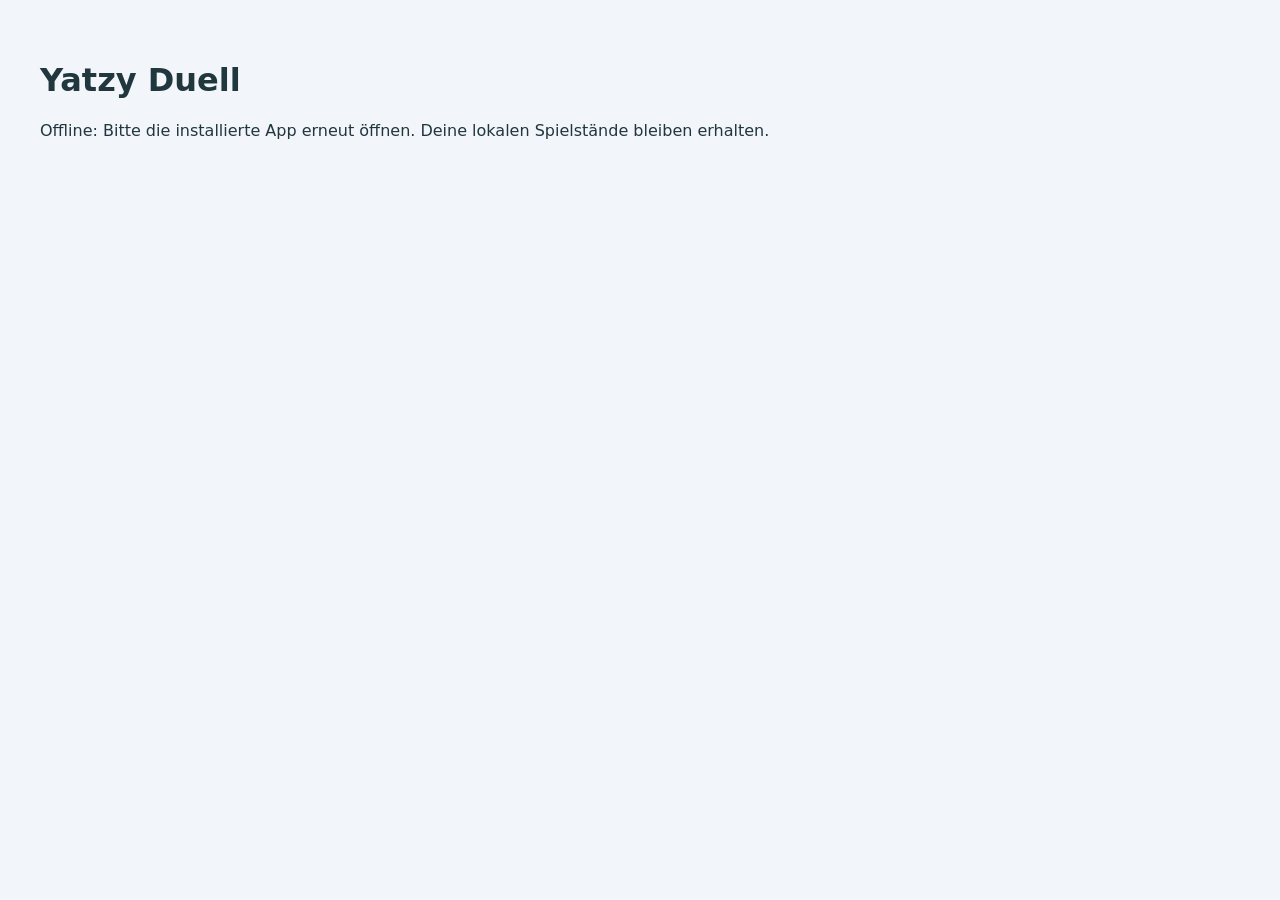
<file: offline.html>
<!doctype html><html lang="de-CH"><meta charset="utf-8"><meta name="viewport" content="width=device-width,initial-scale=1"><title>Yatzy offline</title><style>body{font:16px system-ui;padding:2rem;background:#f2f5fa;color:#20373d}</style><h1>Yatzy Duell</h1><p>Offline: Bitte die installierte App erneut öffnen. Deine lokalen Spielstände bleiben erhalten.</p></html>
</file>
